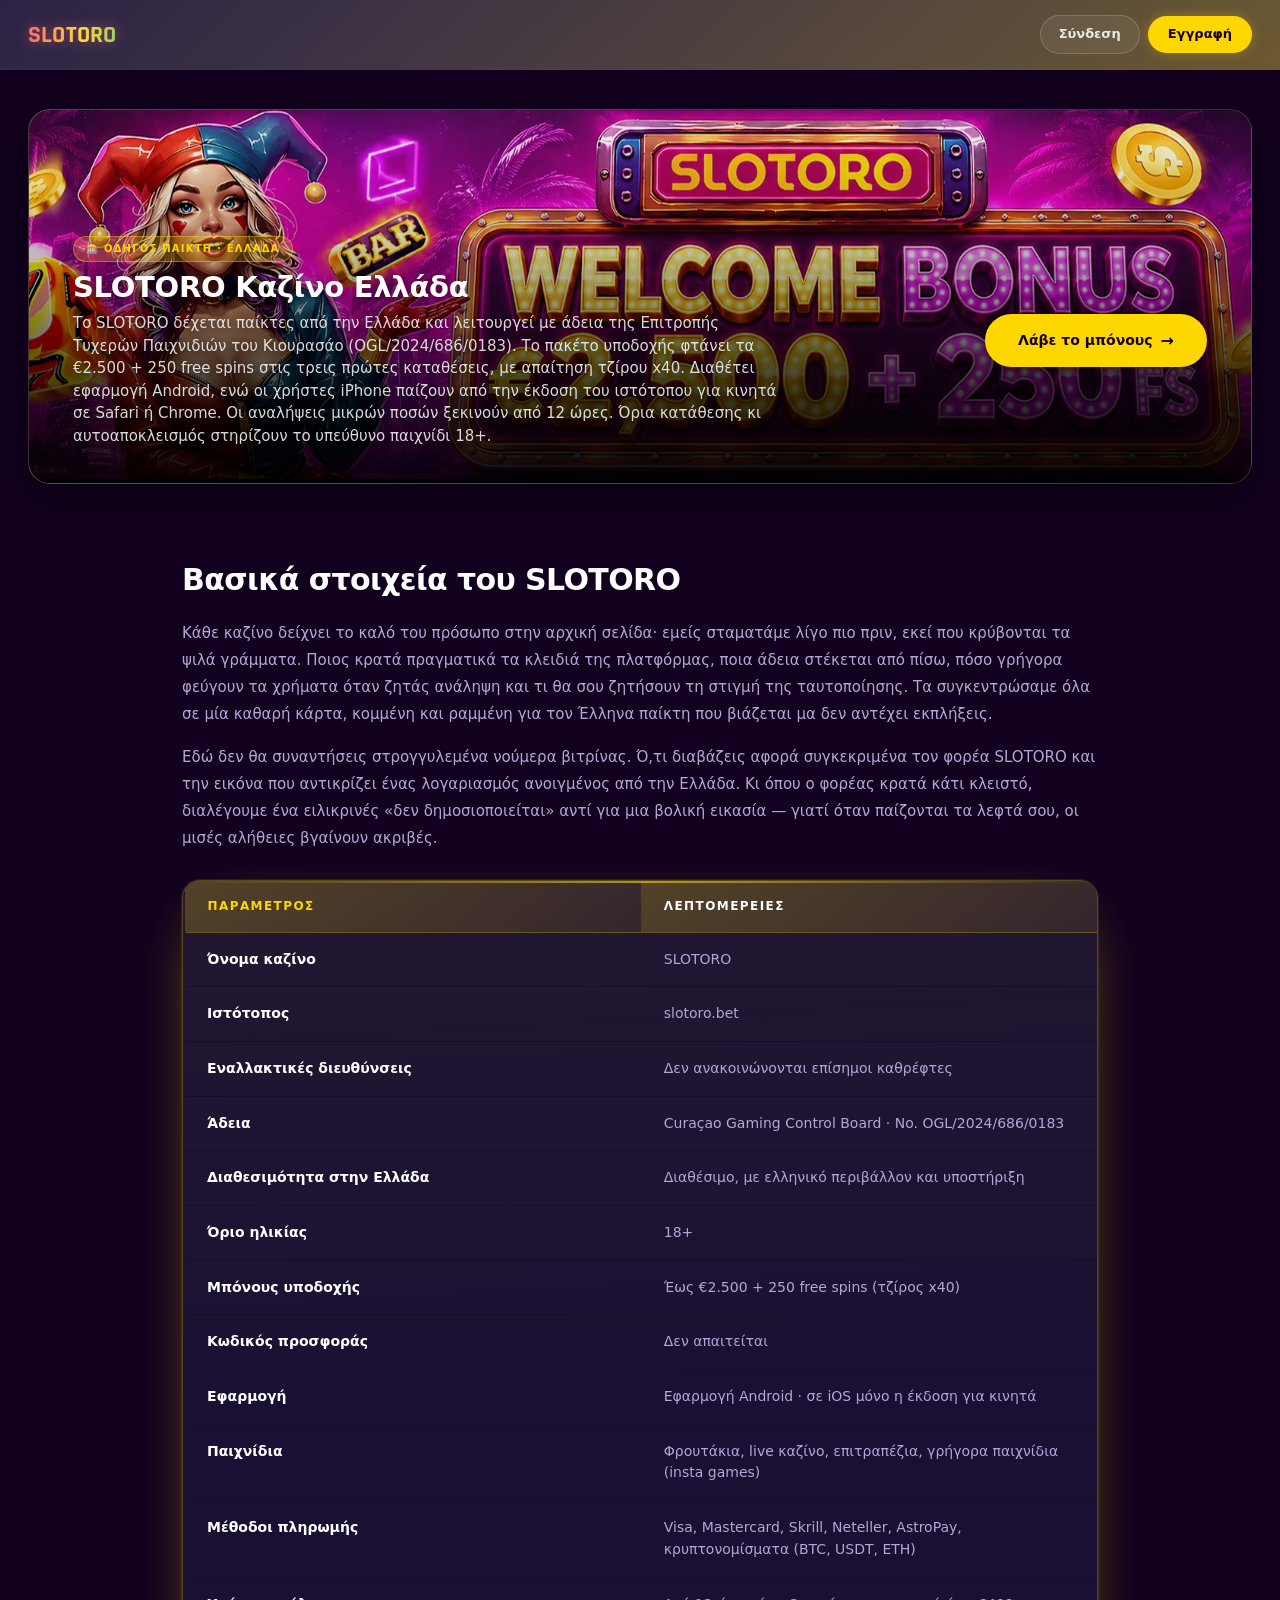
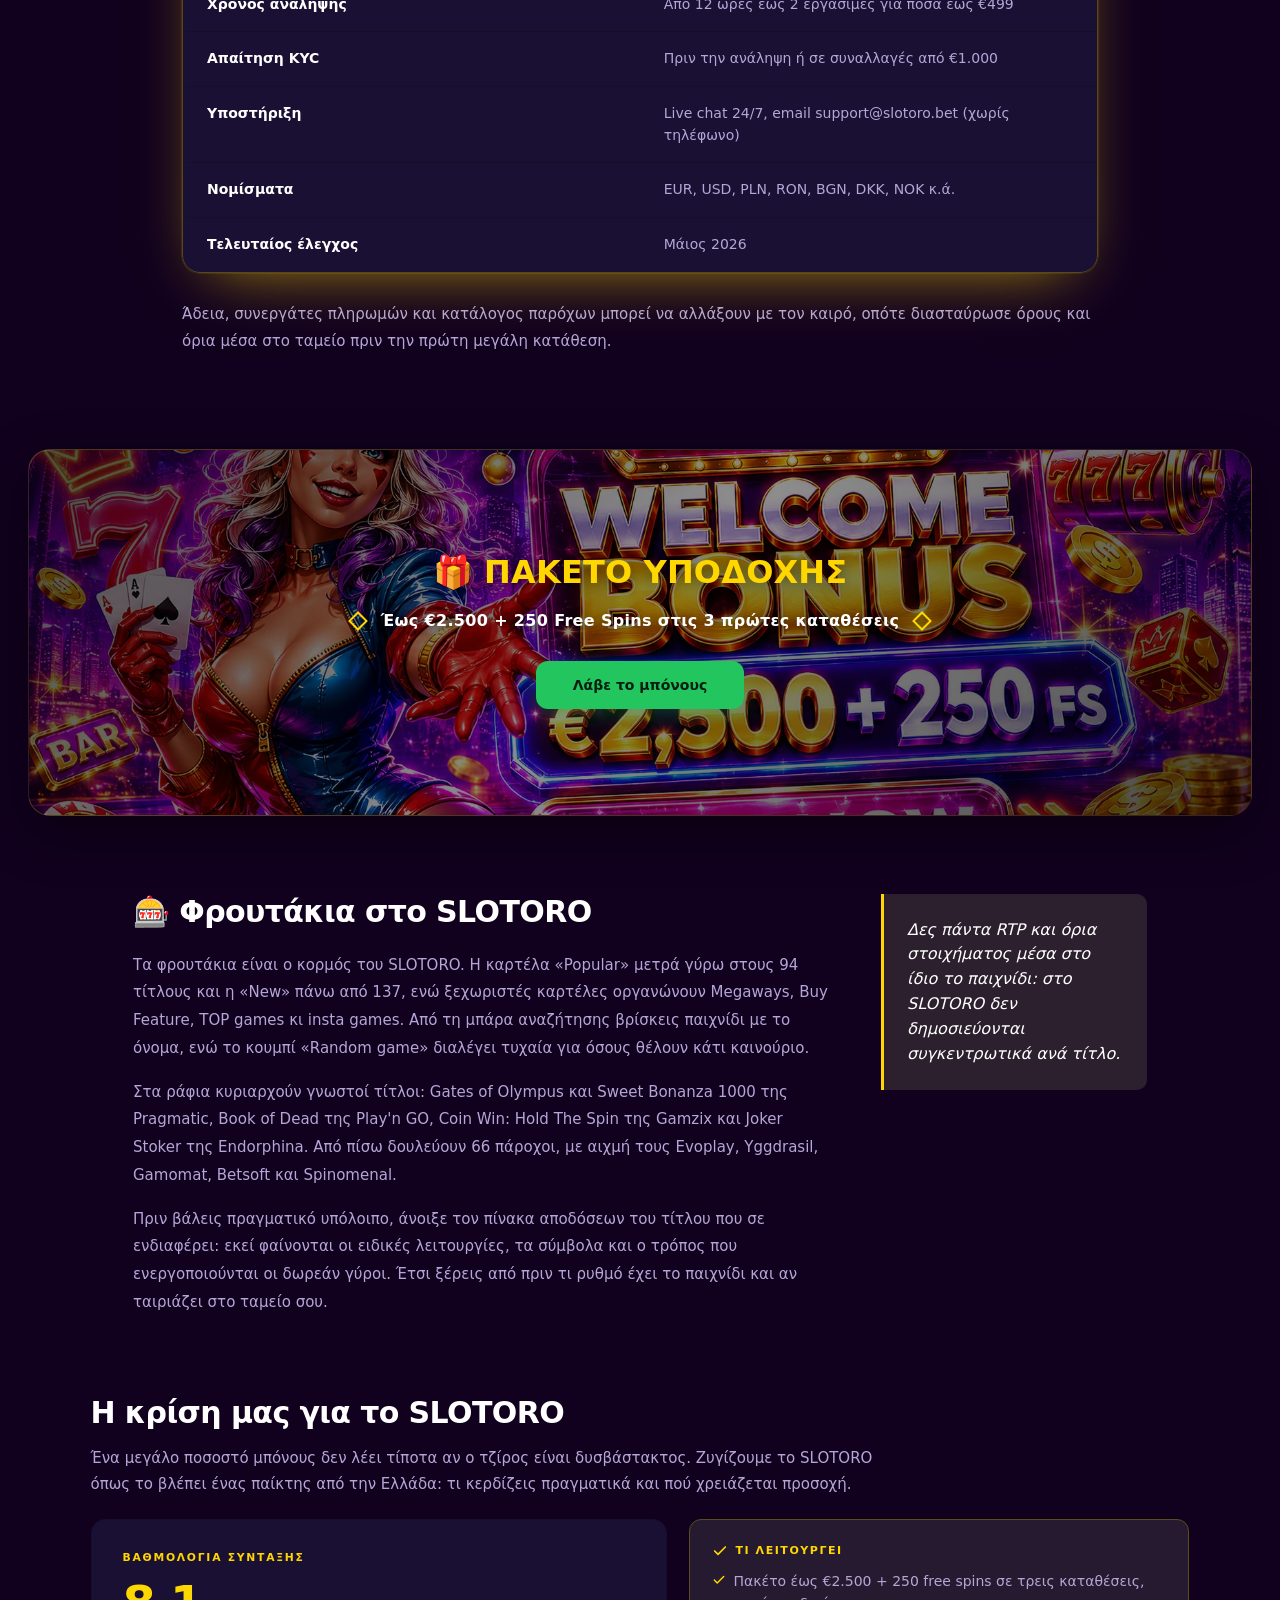
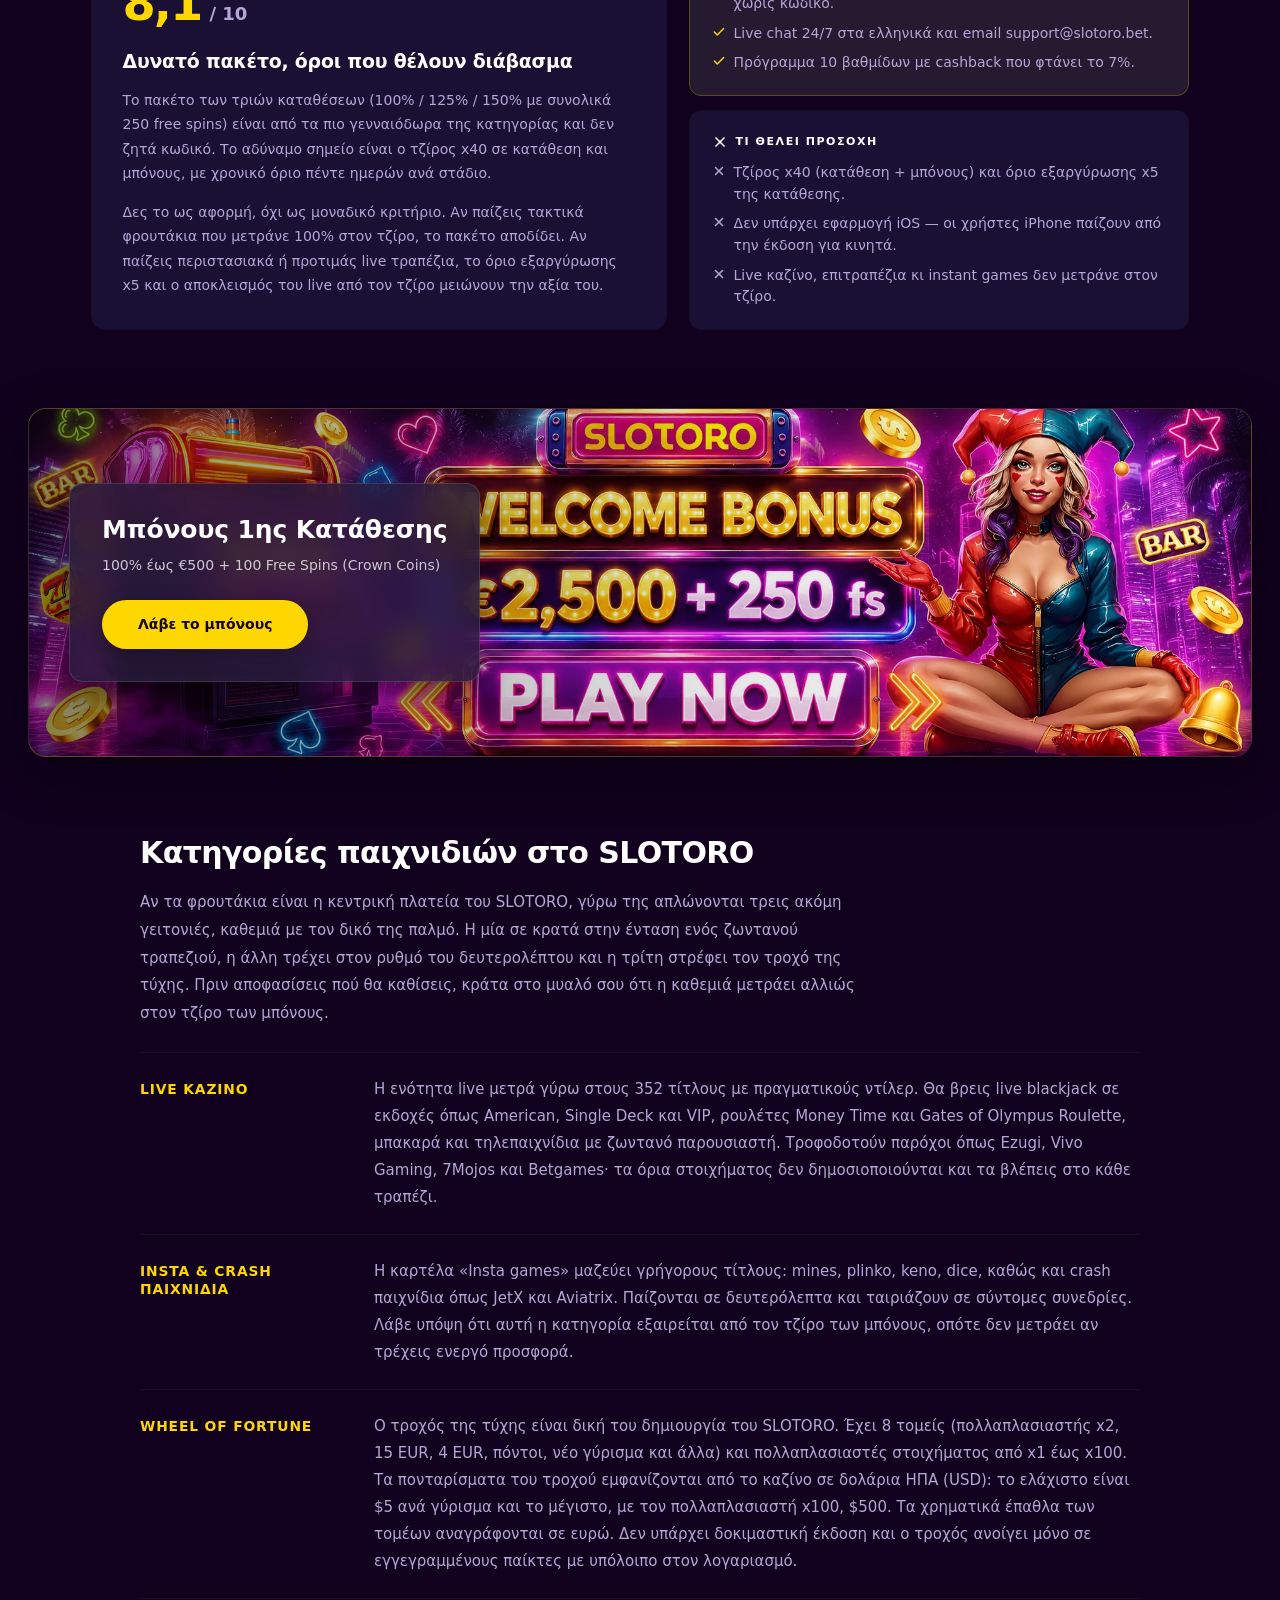
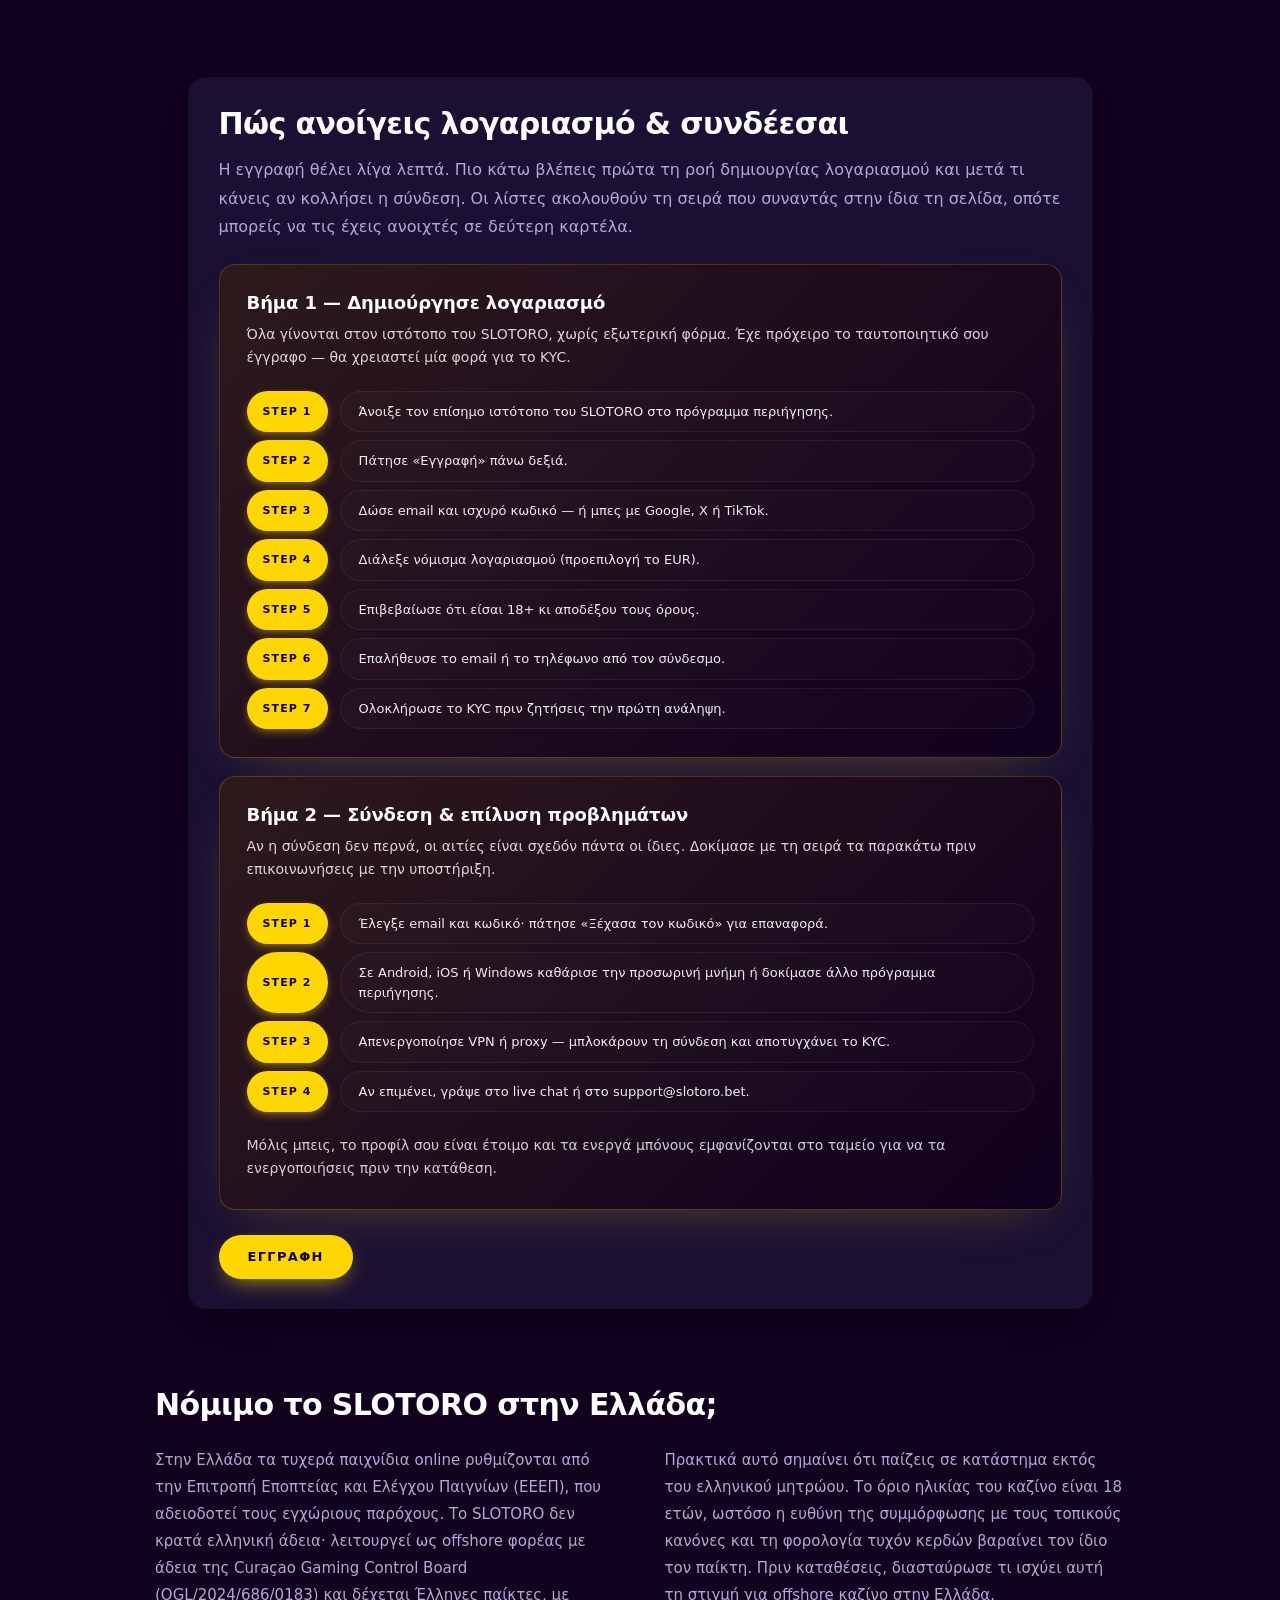
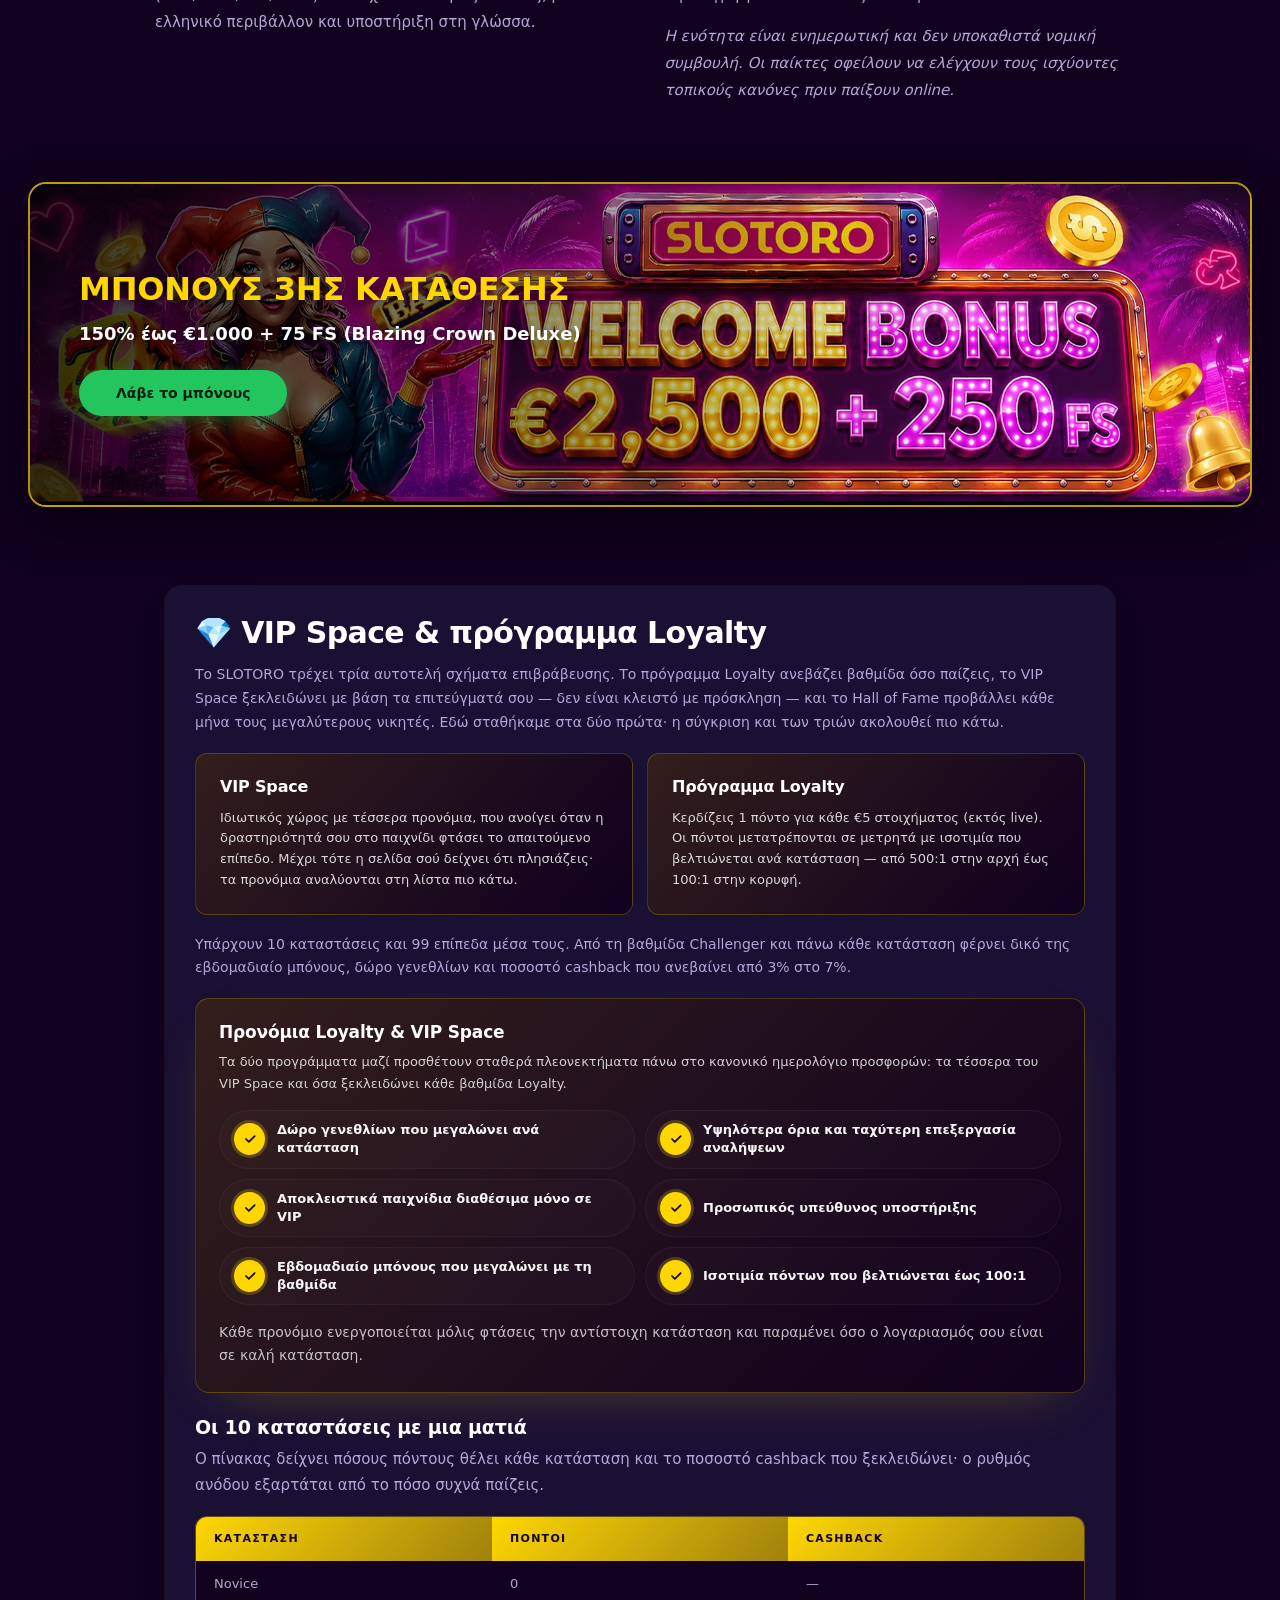
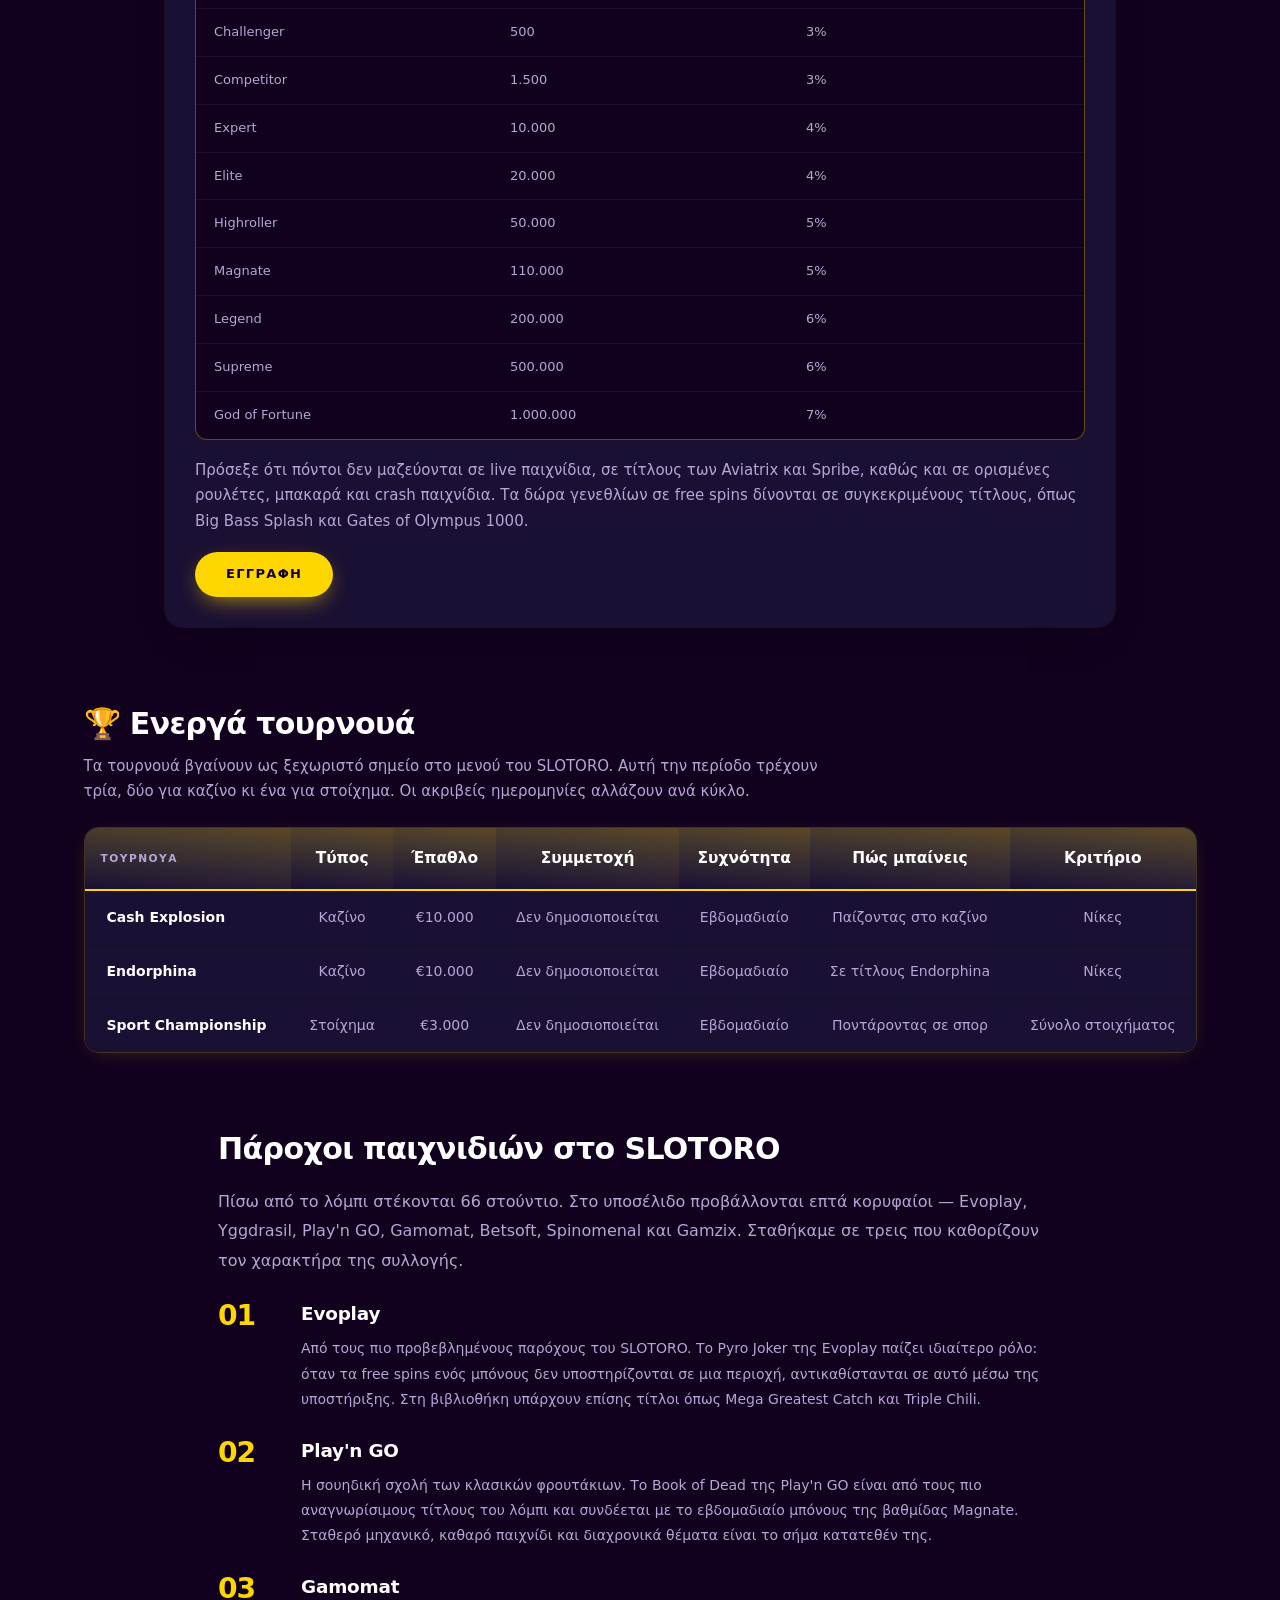
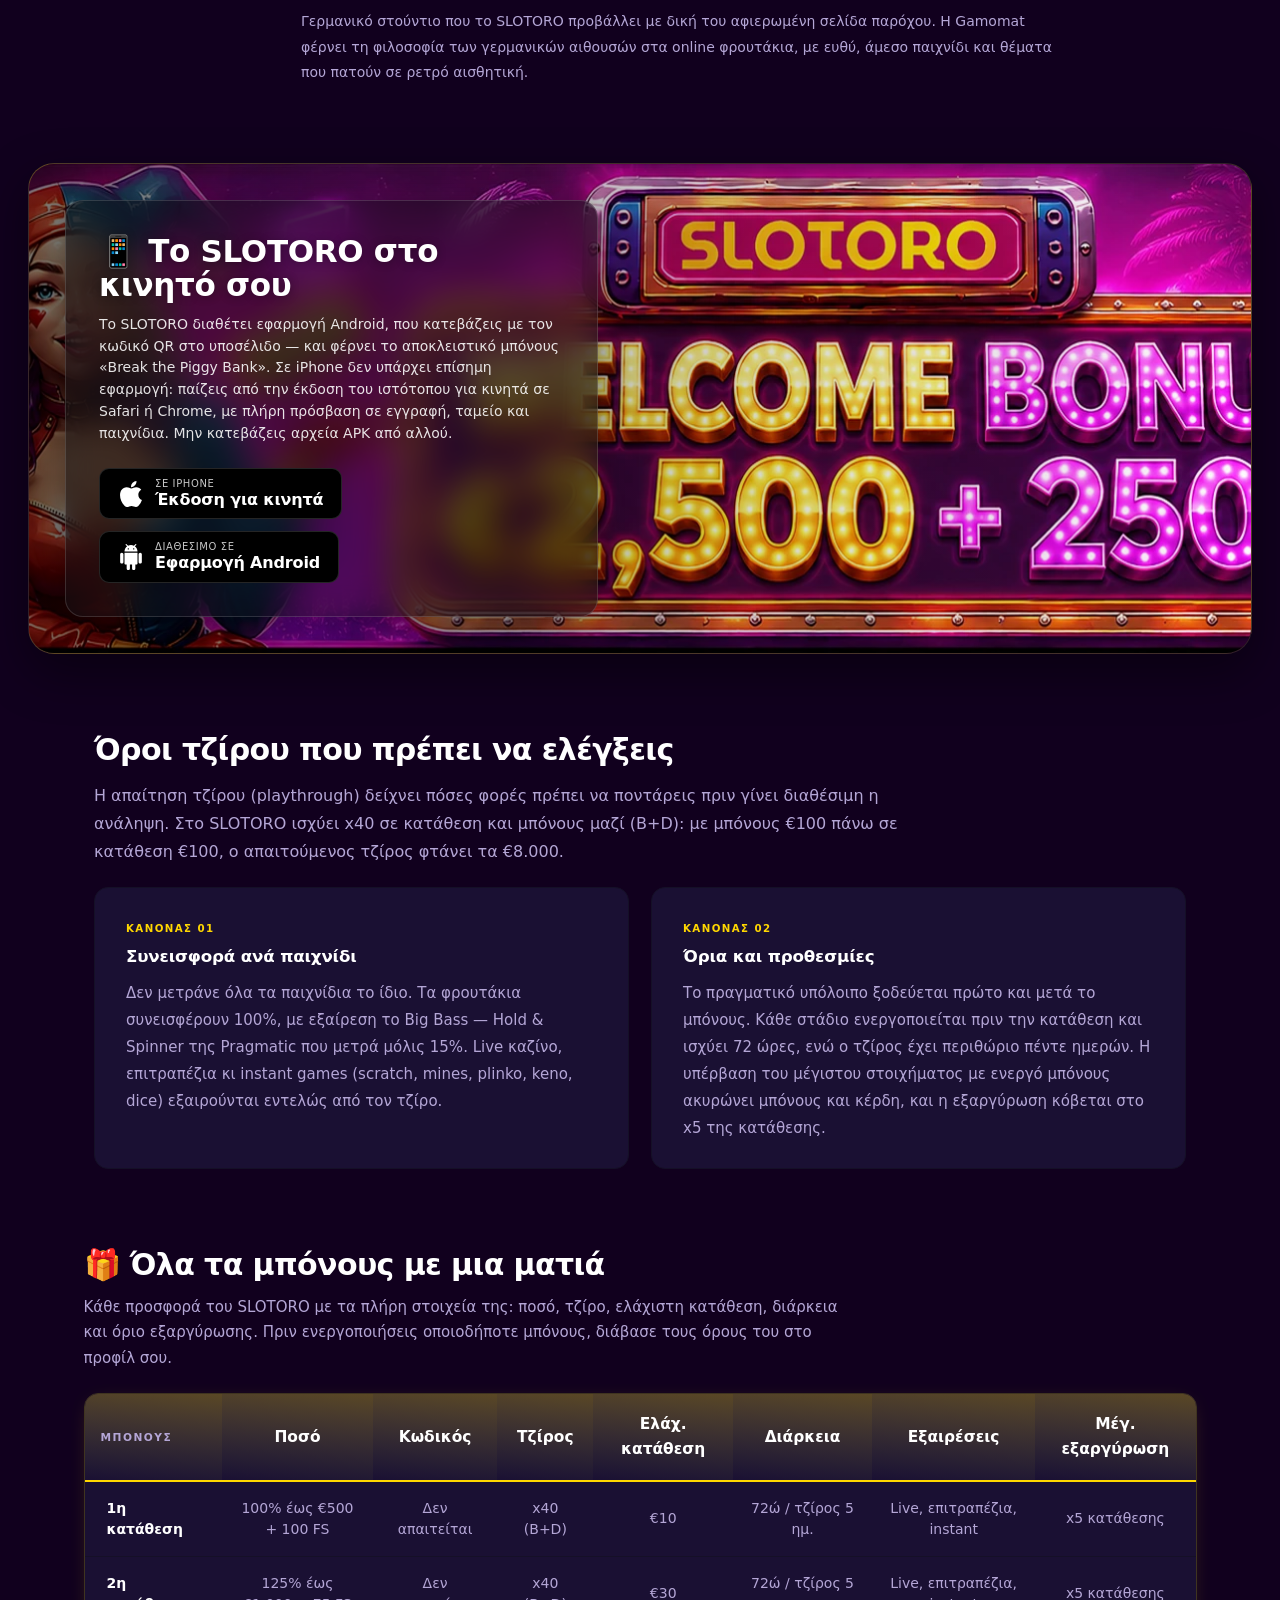
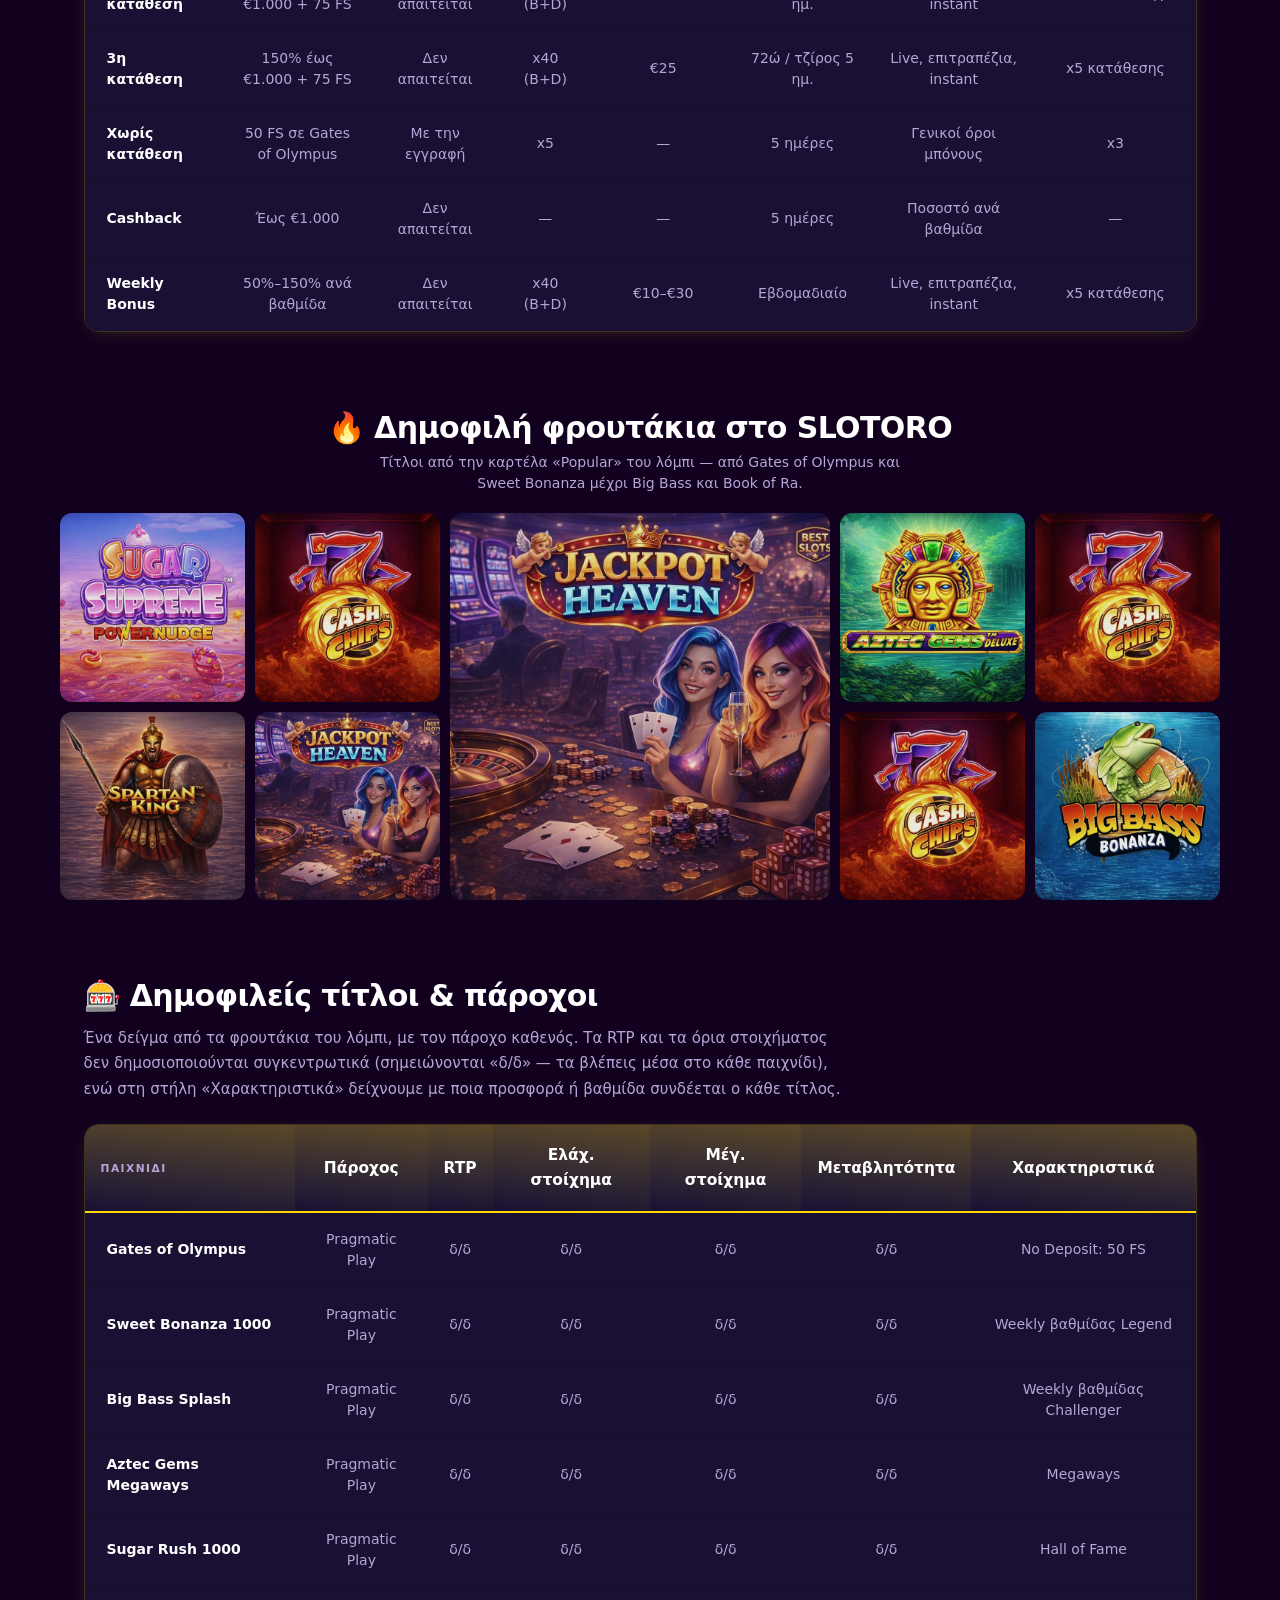
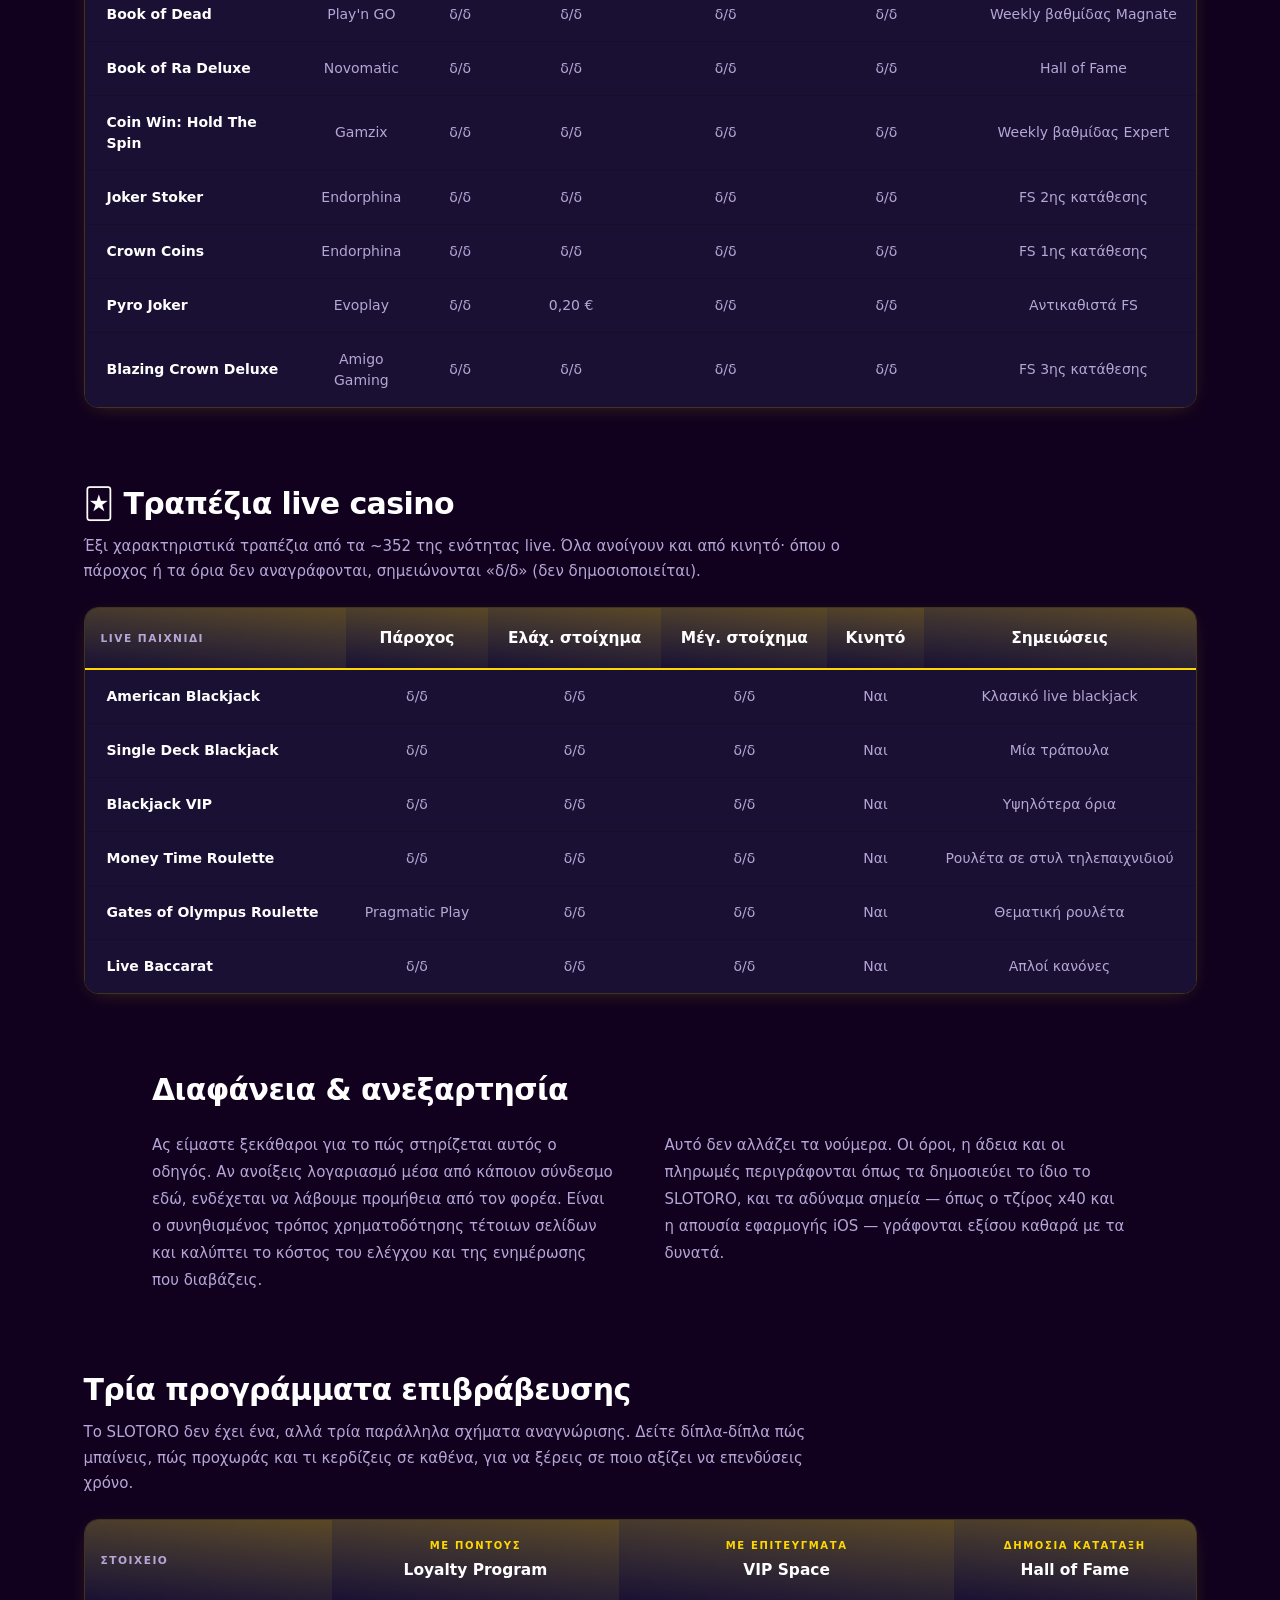
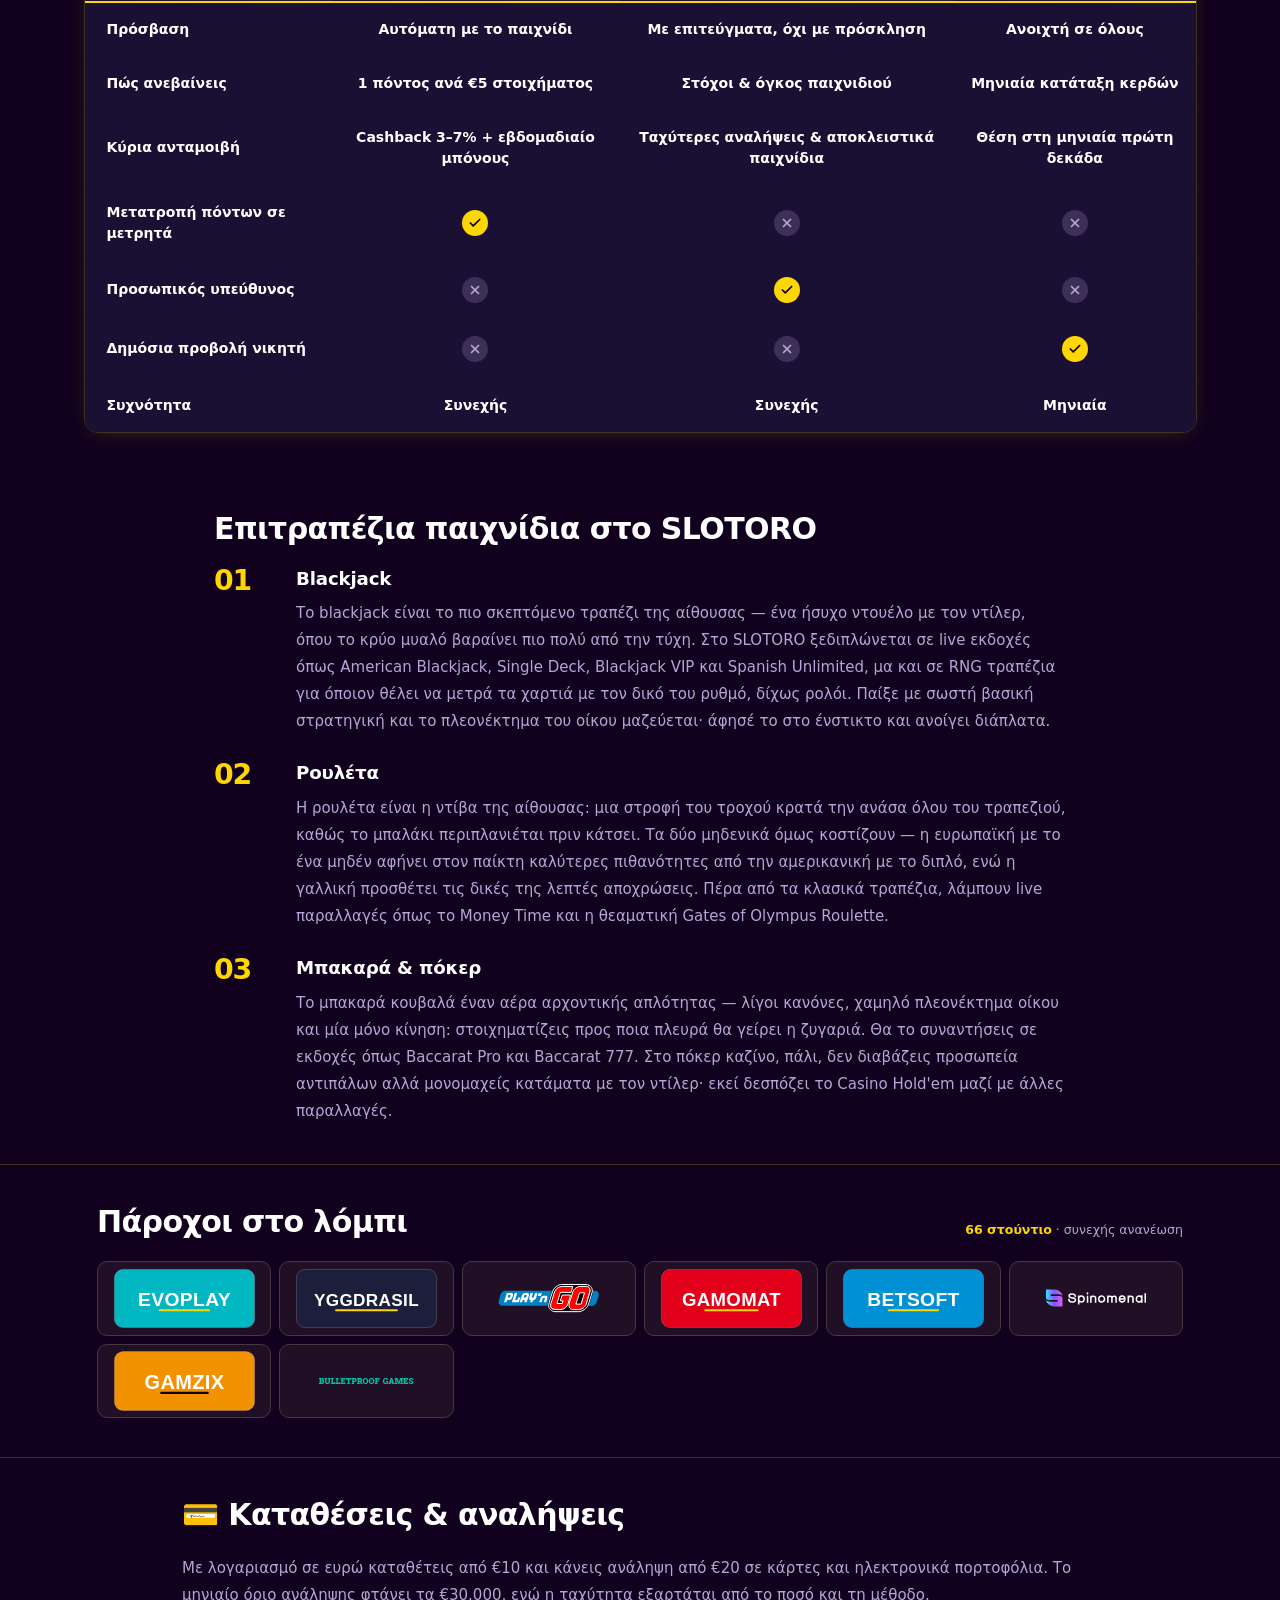
<file: index.html>
<!DOCTYPE html>
<html lang="el">
<head>
<meta charset="UTF-8">
<meta name="viewport" content="width=device-width, initial-scale=1.0">
<title>SLOTORO Καζίνο Ελλάδα – Μπόνους, Φρι Σπιν &amp; Παιχνίδια</title>
<meta name="description" content="Παίξε στο SLOTORO Καζίνο στην Ελλάδα: πακέτο υποδοχής έως €2.500 + 250 free spins, γρήγορες αναλήψεις κι εφαρμογή Android. Παίξε υπεύθυνα 18+.">
<link rel="stylesheet" href="css/style-6b39ce.css">
<link rel="stylesheet" href="css/index.css">
<link rel="icon" type="image/svg+xml" href="favicon.svg">
<link rel="canonical" href="https://lerixxi.github.io/slotoro-hellas/">
<!-- GEO-LINKS:hreflang -->
<link rel="alternate" hreflang="en" href="https://lerixxi.github.io/slotoro-casino/">
<link rel="alternate" hreflang="pl-PL" href="https://lerixxi.github.io/slotoro-polska/">
<link rel="alternate" hreflang="de-DE" href="https://lerixxi.github.io/slotoro-deutschland/">
<link rel="alternate" hreflang="bg-BG" href="https://lerixxi.github.io/slotoro-bulgaria/">
<link rel="alternate" hreflang="it-IT" href="https://lerixxi.github.io/slotoro-italia/">
<link rel="alternate" hreflang="ro-RO" href="https://lerixxi.github.io/slotoro-romania/">
<link rel="alternate" hreflang="el-GR" href="https://lerixxi.github.io/slotoro-hellas/">
<link rel="alternate" hreflang="lt-LT" href="https://lerixxi.github.io/slotoro-lietuva/">
<link rel="alternate" hreflang="x-default" href="https://lerixxi.github.io/slotoro-casino/">
<meta property="og:locale" content="el_GR">
<meta property="og:locale:alternate" content="en_US">
<meta property="og:locale:alternate" content="pl_PL">
<meta property="og:locale:alternate" content="de_DE">
<meta property="og:locale:alternate" content="bg_BG">
<meta property="og:locale:alternate" content="it_IT">
<meta property="og:locale:alternate" content="ro_RO">
<meta property="og:locale:alternate" content="lt_LT">
<!-- /GEO-LINKS:hreflang -->
<meta property="og:type" content="website">
<meta property="og:url" content="https://lerixxi.github.io/slotoro-hellas/">
<meta property="og:title" content="SLOTORO Καζίνο Ελλάδα – Μπόνους, Φρι Σπιν &amp; Παιχνίδια">
<meta property="og:description" content="Πακέτο υποδοχής έως €2.500 + 250 free spins, άδεια Κιουρασάο, γρήγορες αναλήψεις κι εφαρμογή Android για παίκτες από την Ελλάδα.">
<meta property="og:image" content="https://lerixxi.github.io/slotoro-hellas/og-image.jpg">
<meta property="og:image:width" content="1200">
<meta property="og:image:height" content="630">
<meta property="og:image:type" content="image/jpeg">
<meta name="twitter:card" content="summary_large_image">
<meta name="twitter:url" content="https://lerixxi.github.io/slotoro-hellas/">
<meta name="twitter:title" content="SLOTORO Καζίνο Ελλάδα – Μπόνους, Φρι Σπιν &amp; Παιχνίδια">
<meta name="twitter:description" content="Πακέτο υποδοχής έως €2.500 + 250 free spins, άδεια Κιουρασάο, γρήγορες αναλήψεις κι εφαρμογή Android για παίκτες από την Ελλάδα.">
<meta name="twitter:image" content="https://lerixxi.github.io/slotoro-hellas/og-image.jpg">
</head>
<body class="ar-nav-hover-8">

<div data-sticky-root class="h11_sroot" data-component="header" data-variant="header_11">
  <div class="h11_root">
    <div class="ar-container">
      <div class="h11_inner">
        <a href="./" class="ar-logo">
          <span class="ar-logo-text">SLOTORO</span>
        </a>
        <nav class="h11_nav">
          
        </nav>
        <div class="h11_cta">
          <div class="h11_cta-desktop">
            <a href="https://victory-architects.com/" class="h11_btn-login">Σύνδεση</a>
            <a href="https://victory-architects.com/" class="h11_btn-register">Εγγραφή</a>
          </div>
          
          
        </div>
      </div>
    </div>
  </div>
  
</div>

<section class="ar-section-sm" data-component="bonus_banner" data-variant="bonus_banner_04">
  <div class="ar-container">
  <div class="ms45-card" data-animate>
    <img class="ms45-bg-img" data-banner-image src="img/bonus_banner/5ef8c1b1.webp" alt="SLOTORO Καζίνο Ελλάδα κουλοχέρηδες και μπόνους" loading="lazy">
    <div class="ms45-overlay"></div>
    <div class="ms45-content">
      <div class="ms45-text">
        <div class="ms45-eyebrow" data-slot="label">🎰 Οδηγός παίκτη · Ελλάδα</div>
        <h1 class="ms45-title ar-h2" data-slot="heading">SLOTORO Καζίνο Ελλάδα</h1>
        <p class="ms45-amount" data-slot="amount">Το SLOTORO δέχεται παίκτες από την Ελλάδα και λειτουργεί με άδεια της Επιτροπής Τυχερών Παιχνιδιών του Κιουρασάο (OGL/2024/686/0183). Το πακέτο υποδοχής φτάνει τα €2.500 + 250 free spins στις τρεις πρώτες καταθέσεις, με απαίτηση τζίρου x40. Διαθέτει εφαρμογή Android, ενώ οι χρήστες iPhone παίζουν από την έκδοση του ιστότοπου για κινητά σε Safari ή Chrome. Οι αναλήψεις μικρών ποσών ξεκινούν από 12 ώρες. Όρια κατάθεσης κι αυτοαποκλεισμός στηρίζουν το υπεύθυνο παιχνίδι 18+.</p>
      </div>
      <a href="https://victory-architects.com/" class="ms45-cta" data-slot="cta">Λάβε το μπόνους</a>
    </div>
  </div>
  </div>
</section>

<section class="ar-section-sm" data-component="welcome" data-variant="welcome_04">
  <div class="ar-container">
    <div class="vk22-wrap" data-animate>
      <h2 class="ar-h2 vk22-title" data-slot="heading">Βασικά στοιχεία του SLOTORO</h2>
      <p class="vk22-p" data-slot="body[0]">Κάθε καζίνο δείχνει το καλό του πρόσωπο στην αρχική σελίδα· εμείς σταματάμε λίγο πιο πριν, εκεί που κρύβονται τα ψιλά γράμματα. Ποιος κρατά πραγματικά τα κλειδιά της πλατφόρμας, ποια άδεια στέκεται από πίσω, πόσο γρήγορα φεύγουν τα χρήματα όταν ζητάς ανάληψη και τι θα σου ζητήσουν τη στιγμή της ταυτοποίησης. Τα συγκεντρώσαμε όλα σε μία καθαρή κάρτα, κομμένη και ραμμένη για τον Έλληνα παίκτη που βιάζεται μα δεν αντέχει εκπλήξεις.</p>
      <p class="vk22-p" data-slot="body[1]">Εδώ δεν θα συναντήσεις στρογγυλεμένα νούμερα βιτρίνας. Ό,τι διαβάζεις αφορά συγκεκριμένα τον φορέα SLOTORO και την εικόνα που αντικρίζει ένας λογαριασμός ανοιγμένος από την Ελλάδα. Κι όπου ο φορέας κρατά κάτι κλειστό, διαλέγουμε ένα ειλικρινές «δεν δημοσιοποιείται» αντί για μια βολική εικασία — γιατί όταν παίζονται τα λεφτά σου, οι μισές αλήθειες βγαίνουν ακριβές.</p>

      <div class="vk22-panel">
        <table class="vk22-spec">
          <thead><tr><th scope="col">Παράμετρος</th><th scope="col">Λεπτομέρειες</th></tr></thead>
          <tbody>
            <tr><th scope="row">Όνομα καζίνο</th><td>SLOTORO</td></tr>
            <tr><th scope="row">Ιστότοπος</th><td>slotoro.bet</td></tr>
            <tr><th scope="row">Εναλλακτικές διευθύνσεις</th><td>Δεν ανακοινώνονται επίσημοι καθρέφτες</td></tr>
            <tr><th scope="row">Άδεια</th><td>Curaçao Gaming Control Board · No. OGL/2024/686/0183</td></tr>
            <tr><th scope="row">Διαθεσιμότητα στην Ελλάδα</th><td>Διαθέσιμο, με ελληνικό περιβάλλον και υποστήριξη</td></tr>
            <tr><th scope="row">Όριο ηλικίας</th><td>18+</td></tr>
            <tr><th scope="row">Μπόνους υποδοχής</th><td>Έως €2.500 + 250 free spins (τζίρος x40)</td></tr>
            <tr><th scope="row">Κωδικός προσφοράς</th><td>Δεν απαιτείται</td></tr>
            <tr><th scope="row">Εφαρμογή</th><td>Εφαρμογή Android · σε iOS μόνο η έκδοση για κινητά</td></tr>
            <tr><th scope="row">Παιχνίδια</th><td>Φρουτάκια, live καζίνο, επιτραπέζια, γρήγορα παιχνίδια (insta games)</td></tr>
            <tr><th scope="row">Μέθοδοι πληρωμής</th><td>Visa, Mastercard, Skrill, Neteller, AstroPay, κρυπτονομίσματα (BTC, USDT, ETH)</td></tr>
            <tr><th scope="row">Χρόνος ανάληψης</th><td>Από 12 ώρες έως 2 εργάσιμες για ποσά έως €499</td></tr>
            <tr><th scope="row">Απαίτηση KYC</th><td>Πριν την ανάληψη ή σε συναλλαγές από €1.000</td></tr>
            <tr><th scope="row">Υποστήριξη</th><td>Live chat 24/7, email support@slotoro.bet (χωρίς τηλέφωνο)</td></tr>
            <tr><th scope="row">Νομίσματα</th><td>EUR, USD, PLN, RON, BGN, DKK, NOK κ.ά.</td></tr>
            <tr><th scope="row">Τελευταίος έλεγχος</th><td>Μάιος 2026</td></tr>
          </tbody>
        </table>
      </div>

      <p class="vk22-p" data-slot="body[2]">Άδεια, συνεργάτες πληρωμών και κατάλογος παρόχων μπορεί να αλλάξουν με τον καιρό, οπότε διασταύρωσε όρους και όρια μέσα στο ταμείο πριν την πρώτη μεγάλη κατάθεση.</p>
    </div>
  </div>
</section>

<section class="ar-section-sm" data-component="bonus_banner" data-variant="bonus_banner_05">
  <div class="ar-container">
  <div class="py98-card" data-animate>
    <img class="py98-bg-img" data-banner-image src="img/bonus_banner/a8c1e01b.webp" alt="SLOTORO πακέτο υποδοχής με free spins" loading="lazy">
    <div class="py98-overlay"></div>
    <div class="py98-content">
      <h2 class="py98-title ar-h2" data-slot="heading">🎁 Πακέτο Υποδοχής</h2>
      <div class="py98-amount-row">
        <span class="py98-diamond" aria-hidden="true"></span>
        <span class="py98-amount" data-slot="amount">Έως €2.500 + 250 Free Spins στις 3 πρώτες καταθέσεις</span>
        <span class="py98-diamond" aria-hidden="true"></span>
      </div>
      <a href="https://victory-architects.com/" class="py98-cta" data-slot="cta">Λάβε το μπόνους</a>
    </div>
  </div>
  </div>
</section>

<section class="ar-section-sm" data-component="text_block" data-variant="text_block_11">
  <div class="ar-container">
    <div class="nc12-wrap" data-animate>
      <div class="nc12-body">
        <h2 class="nc12-title ar-h2" data-slot="heading">🎰 Φρουτάκια στο SLOTORO</h2>
        <p class="nc12-p" data-slot="body[0]">Τα φρουτάκια είναι ο κορμός του SLOTORO. Η καρτέλα «Popular» μετρά γύρω στους 94 τίτλους και η «New» πάνω από 137, ενώ ξεχωριστές καρτέλες οργανώνουν Megaways, Buy Feature, TOP games κι insta games. Από τη μπάρα αναζήτησης βρίσκεις παιχνίδι με το όνομα, ενώ το κουμπί «Random game» διαλέγει τυχαία για όσους θέλουν κάτι καινούριο.</p>
        <p class="nc12-p" data-slot="body[1]">Στα ράφια κυριαρχούν γνωστοί τίτλοι: Gates of Olympus και Sweet Bonanza 1000 της Pragmatic, Book of Dead της Play'n GO, Coin Win: Hold The Spin της Gamzix και Joker Stoker της Endorphina. Από πίσω δουλεύουν 66 πάροχοι, με αιχμή τους Evoplay, Yggdrasil, Gamomat, Betsoft και Spinomenal.</p>
        <p class="nc12-p" data-slot="body[2]">Πριν βάλεις πραγματικό υπόλοιπο, άνοιξε τον πίνακα αποδόσεων του τίτλου που σε ενδιαφέρει: εκεί φαίνονται οι ειδικές λειτουργίες, τα σύμβολα και ο τρόπος που ενεργοποιούνται οι δωρεάν γύροι. Έτσι ξέρεις από πριν τι ρυθμό έχει το παιχνίδι και αν ταιριάζει στο ταμείο σου.</p>
      </div>
      <aside class="nc12-aside">Δες πάντα RTP και όρια στοιχήματος μέσα στο ίδιο το παιχνίδι: στο SLOTORO δεν δημοσιεύονται συγκεντρωτικά ανά τίτλο.</aside>
    </div>
  </div>
</section>

<section class="ar-section-sm" data-component="pros_cons" data-variant="pros_cons_07">
  <div class="ar-container">
    <div class="sx35-wrap" data-animate>
      <header class="sx35-intro">
        <h2 class="sx35-title ar-h2" data-slot="heading[0]">Η κρίση μας για το SLOTORO</h2>
        <p class="sx35-lead" data-slot="lead">Ένα μεγάλο ποσοστό μπόνους δεν λέει τίποτα αν ο τζίρος είναι δυσβάστακτος. Ζυγίζουμε το SLOTORO όπως το βλέπει ένας παίκτης από την Ελλάδα: τι κερδίζεις πραγματικά και πού χρειάζεται προσοχή.</p>
      </header>

      <div class="sx35-grid">
        <article class="sx35-card sx35-verdict">
          <span class="sx35-vlabel">Βαθμολογία σύνταξης</span>
          <div class="sx35-score-row">
            <span class="sx35-score">8,1</span>
            <span class="sx35-score-max">/ 10</span>
          </div>
          <h3 class="sx35-vh3" data-slot="heading[1]">Δυνατό πακέτο, όροι που θέλουν διάβασμα</h3>
          <p class="sx35-vp" data-slot="body[0]">Το πακέτο των τριών καταθέσεων (100% / 125% / 150% με συνολικά 250 free spins) είναι από τα πιο γενναιόδωρα της κατηγορίας και δεν ζητά κωδικό. Το αδύναμο σημείο είναι ο τζίρος x40 σε κατάθεση και μπόνους, με χρονικό όριο πέντε ημερών ανά στάδιο.</p>
          <p class="sx35-vp" data-slot="body[1]">Δες το ως αφορμή, όχι ως μοναδικό κριτήριο. Αν παίζεις τακτικά φρουτάκια που μετράνε 100% στον τζίρο, το πακέτο αποδίδει. Αν παίζεις περιστασιακά ή προτιμάς live τραπέζια, το όριο εξαργύρωσης x5 και ο αποκλεισμός του live από τον τζίρο μειώνουν την αξία του.</p>
        </article>

        <div class="sx35-stacks">
          <article class="sx35-stack sx35-stack-pro">
            <h3 class="sx35-stack-h sx35-stack-h-pro" data-slot="bullet[0]"><svg viewBox="0 0 24 24" fill="none" stroke="currentColor" stroke-width="2.5" stroke-linecap="round" stroke-linejoin="round"><path d="M20 6 9 17l-5-5"/></svg>Τι λειτουργεί</h3>
            <ul class="sx35-list">
              <li class="sx35-item sx35-item-pro" data-slot="bullet[1]"><svg viewBox="0 0 24 24" fill="none" stroke="currentColor" stroke-width="2.5" stroke-linecap="round" stroke-linejoin="round"><path d="M20 6 9 17l-5-5"/></svg>Πακέτο έως €2.500 + 250 free spins σε τρεις καταθέσεις, χωρίς κωδικό.</li>
              <li class="sx35-item sx35-item-pro" data-slot="bullet[2]"><svg viewBox="0 0 24 24" fill="none" stroke="currentColor" stroke-width="2.5" stroke-linecap="round" stroke-linejoin="round"><path d="M20 6 9 17l-5-5"/></svg>Live chat 24/7 στα ελληνικά και email support@slotoro.bet.</li>
              <li class="sx35-item sx35-item-pro" data-slot="bullet[3]"><svg viewBox="0 0 24 24" fill="none" stroke="currentColor" stroke-width="2.5" stroke-linecap="round" stroke-linejoin="round"><path d="M20 6 9 17l-5-5"/></svg>Πρόγραμμα 10 βαθμίδων με cashback που φτάνει το 7%.</li>
            </ul>
          </article>

          <article class="sx35-stack">
            <h3 class="sx35-stack-h sx35-stack-h-con" data-slot="bullet[4]"><svg viewBox="0 0 24 24" fill="none" stroke="currentColor" stroke-width="2.5" stroke-linecap="round" stroke-linejoin="round"><path d="M18 6 6 18"/><path d="m6 6 12 12"/></svg>Τι θέλει προσοχή</h3>
            <ul class="sx35-list">
              <li class="sx35-item sx35-item-con" data-slot="bullet[5]"><svg viewBox="0 0 24 24" fill="none" stroke="currentColor" stroke-width="2.5" stroke-linecap="round" stroke-linejoin="round"><path d="M18 6 6 18"/><path d="m6 6 12 12"/></svg>Τζίρος x40 (κατάθεση + μπόνους) και όριο εξαργύρωσης x5 της κατάθεσης.</li>
              <li class="sx35-item sx35-item-con" data-slot="bullet[6]"><svg viewBox="0 0 24 24" fill="none" stroke="currentColor" stroke-width="2.5" stroke-linecap="round" stroke-linejoin="round"><path d="M18 6 6 18"/><path d="m6 6 12 12"/></svg>Δεν υπάρχει εφαρμογή iOS — οι χρήστες iPhone παίζουν από την έκδοση για κινητά.</li>
              <li class="sx35-item sx35-item-con" data-slot="bullet[7]"><svg viewBox="0 0 24 24" fill="none" stroke="currentColor" stroke-width="2.5" stroke-linecap="round" stroke-linejoin="round"><path d="M18 6 6 18"/><path d="m6 6 12 12"/></svg>Live καζίνο, επιτραπέζια κι instant games δεν μετράνε στον τζίρο.</li>
            </ul>
          </article>
        </div>
      </div>
    </div>
  </div>
</section>

<section class="ar-section-sm" data-component="bonus_banner" data-variant="bonus_banner_02">
  <div class="ar-container">
  <div class="ek37-card" data-animate>
    <img class="ek37-bg-img" data-banner-image src="img/bonus_banner/45712ede.webp" alt="SLOTORO μπόνους πρώτης κατάθεσης" loading="lazy">
    <div class="ek37-overlay"></div>
    <div class="ek37-glass">
      <h2 class="ek37-title ar-h2" data-slot="heading">Μπόνους 1ης Κατάθεσης</h2>
      <p class="ek37-amount" data-slot="amount">100% έως €500 + 100 Free Spins (Crown Coins)</p>
      <a href="https://victory-architects.com/" class="ek37-cta" data-slot="cta">Λάβε το μπόνους</a>
    </div>
  </div>
  </div>
</section>

<section class="ar-section-sm" data-component="text_block" data-variant="text_block_05">
  <div class="ar-container">
    <div class="oi64-wrap" data-animate>
      <h2 class="oi64-title ar-h2" data-slot="heading[0]">Κατηγορίες παιχνιδιών στο SLOTORO</h2>
        <p class="oi64-intro" data-slot="lead">Αν τα φρουτάκια είναι η κεντρική πλατεία του SLOTORO, γύρω της απλώνονται τρεις ακόμη γειτονιές, καθεμιά με τον δικό της παλμό. Η μία σε κρατά στην ένταση ενός ζωντανού τραπεζιού, η άλλη τρέχει στον ρυθμό του δευτερολέπτου και η τρίτη στρέφει τον τροχό της τύχης. Πριν αποφασίσεις πού θα καθίσεις, κράτα στο μυαλό σου ότι η καθεμιά μετράει αλλιώς στον τζίρο των μπόνους.</p>
      <div class="oi64-row">
        <h3 class="oi64-sh3" data-slot="heading[1]">Live καζίνο</h3>
        <div class="oi64-col">
          <p class="oi64-sp" data-slot="body[0]">Η ενότητα live μετρά γύρω στους 352 τίτλους με πραγματικούς ντίλερ. Θα βρεις live blackjack σε εκδοχές όπως American, Single Deck και VIP, ρουλέτες Money Time και Gates of Olympus Roulette, μπακαρά και τηλεπαιχνίδια με ζωντανό παρουσιαστή. Τροφοδοτούν παρόχοι όπως Ezugi, Vivo Gaming, 7Mojos και Betgames· τα όρια στοιχήματος δεν δημοσιοποιούνται και τα βλέπεις στο κάθε τραπέζι.</p>
        </div>
      </div>
      <div class="oi64-row">
        <h3 class="oi64-sh3" data-slot="heading[2]">Insta &amp; crash παιχνίδια</h3>
        <div class="oi64-col">
          <p class="oi64-sp" data-slot="body[1]">Η καρτέλα «Insta games» μαζεύει γρήγορους τίτλους: mines, plinko, keno, dice, καθώς και crash παιχνίδια όπως JetX και Aviatrix. Παίζονται σε δευτερόλεπτα και ταιριάζουν σε σύντομες συνεδρίες. Λάβε υπόψη ότι αυτή η κατηγορία εξαιρείται από τον τζίρο των μπόνους, οπότε δεν μετράει αν τρέχεις ενεργό προσφορά.</p>
        </div>
      </div>
      <div class="oi64-row">
        <h3 class="oi64-sh3" data-slot="heading[3]">Wheel of Fortune</h3>
        <div class="oi64-col">
          <p class="oi64-sp" data-slot="body[2]">Ο τροχός της τύχης είναι δική του δημιουργία του SLOTORO. Έχει 8 τομείς (πολλαπλασιαστής x2, 15 EUR, 4 EUR, πόντοι, νέο γύρισμα και άλλα) και πολλαπλασιαστές στοιχήματος από x1 έως x100. Τα πονταρίσματα του τροχού εμφανίζονται από το καζίνο σε δολάρια ΗΠΑ (USD): το ελάχιστο είναι $5 ανά γύρισμα και το μέγιστο, με τον πολλαπλασιαστή x100, $500. Τα χρηματικά έπαθλα των τομέων αναγράφονται σε ευρώ. Δεν υπάρχει δοκιμαστική έκδοση και ο τροχός ανοίγει μόνο σε εγγεγραμμένους παίκτες με υπόλοιπο στον λογαριασμό.</p>
        </div>
      </div>
    </div>
  </div>
</section>

<section class="ar-section-sm" data-component="how_to" data-variant="how_to_03">
  <div class="ar-container">
    <div class="rs35-wrap" data-animate>
      <div class="rs35-outer">
        <h2 class="ar-h2 rs35-title" data-slot="heading[0]">Πώς ανοίγεις λογαριασμό &amp; συνδέεσαι</h2>
        <p class="rs35-intro" data-slot="body[0]">Η εγγραφή θέλει λίγα λεπτά. Πιο κάτω βλέπεις πρώτα τη ροή δημιουργίας λογαριασμού και μετά τι κάνεις αν κολλήσει η σύνδεση. Οι λίστες ακολουθούν τη σειρά που συναντάς στην ίδια τη σελίδα, οπότε μπορείς να τις έχεις ανοιχτές σε δεύτερη καρτέλα.</p>

        <div class="rs35-panel">
          <h3 class="rs35-h3" data-slot="heading[1]">Βήμα 1 — Δημιούργησε λογαριασμό</h3>
          <p class="rs35-h3-lead" data-slot="body[1]">Όλα γίνονται στον ιστότοπο του SLOTORO, χωρίς εξωτερική φόρμα. Έχε πρόχειρο το ταυτοποιητικό σου έγγραφο — θα χρειαστεί μία φορά για το KYC.</p>
          <ol class="rs35-list">
            <li class="rs35-step"><span class="rs35-step-text" data-slot="step">Άνοιξε τον επίσημο ιστότοπο του SLOTORO στο πρόγραμμα περιήγησης.</span></li>
            <li class="rs35-step"><span class="rs35-step-text" data-slot="step">Πάτησε «Εγγραφή» πάνω δεξιά.</span></li>
            <li class="rs35-step"><span class="rs35-step-text" data-slot="step">Δώσε email και ισχυρό κωδικό — ή μπες με Google, X ή TikTok.</span></li>
            <li class="rs35-step"><span class="rs35-step-text" data-slot="step">Διάλεξε νόμισμα λογαριασμού (προεπιλογή το EUR).</span></li>
            <li class="rs35-step"><span class="rs35-step-text" data-slot="step">Επιβεβαίωσε ότι είσαι 18+ κι αποδέξου τους όρους.</span></li>
            <li class="rs35-step"><span class="rs35-step-text" data-slot="step">Επαλήθευσε το email ή το τηλέφωνο από τον σύνδεσμο.</span></li>
            <li class="rs35-step"><span class="rs35-step-text" data-slot="step">Ολοκλήρωσε το KYC πριν ζητήσεις την πρώτη ανάληψη.</span></li>
          </ol>
        </div>

        <div class="rs35-panel">
          <h3 class="rs35-h3" data-slot="heading[2]">Βήμα 2 — Σύνδεση &amp; επίλυση προβλημάτων</h3>
          <p class="rs35-h3-lead" data-slot="body[2]">Αν η σύνδεση δεν περνά, οι αιτίες είναι σχεδόν πάντα οι ίδιες. Δοκίμασε με τη σειρά τα παρακάτω πριν επικοινωνήσεις με την υποστήριξη.</p>
          <ol class="rs35-list">
            <li class="rs35-step"><span class="rs35-step-text" data-slot="step">Έλεγξε email και κωδικό· πάτησε «Ξέχασα τον κωδικό» για επαναφορά.</span></li>
            <li class="rs35-step"><span class="rs35-step-text" data-slot="step">Σε Android, iOS ή Windows καθάρισε την προσωρινή μνήμη ή δοκίμασε άλλο πρόγραμμα περιήγησης.</span></li>
            <li class="rs35-step"><span class="rs35-step-text" data-slot="step">Απενεργοποίησε VPN ή proxy — μπλοκάρουν τη σύνδεση και αποτυγχάνει το KYC.</span></li>
            <li class="rs35-step"><span class="rs35-step-text" data-slot="step">Αν επιμένει, γράψε στο live chat ή στο support@slotoro.bet.</span></li>
          </ol>
          <p class="rs35-h3-foot" data-slot="body[3]">Μόλις μπεις, το προφίλ σου είναι έτοιμο και τα ενεργά μπόνους εμφανίζονται στο ταμείο για να τα ενεργοποιήσεις πριν την κατάθεση.</p>
        </div>

        <div class="rs35-cta-wrap">
          <a href="https://victory-architects.com/" class="rs35-cta" data-slot="cta">Εγγραφή</a>
        </div>
      </div>
    </div>
  </div>
</section>

<section class="ar-section-sm" data-component="text_block" data-variant="text_block_08">
  <div class="ar-container">
    <div class="xt70-wrap" data-animate>
      <h2 class="xt70-title ar-h2" data-slot="heading">Νόμιμο το SLOTORO στην Ελλάδα;</h2>
      <div class="xt70-cols">
        <p class="xt70-p" data-slot="body[0]">Στην Ελλάδα τα τυχερά παιχνίδια online ρυθμίζονται από την Επιτροπή Εποπτείας και Ελέγχου Παιγνίων (ΕΕΕΠ), που αδειοδοτεί τους εγχώριους παρόχους. Το SLOTORO δεν κρατά ελληνική άδεια· λειτουργεί ως offshore φορέας με άδεια της Curaçao Gaming Control Board (OGL/2024/686/0183) και δέχεται Έλληνες παίκτες, με ελληνικό περιβάλλον και υποστήριξη στη γλώσσα.</p>
      <p class="xt70-p" data-slot="body[1]">Πρακτικά αυτό σημαίνει ότι παίζεις σε κατάστημα εκτός του ελληνικού μητρώου. Το όριο ηλικίας του καζίνο είναι 18 ετών, ωστόσο η ευθύνη της συμμόρφωσης με τους τοπικούς κανόνες και τη φορολογία τυχόν κερδών βαραίνει τον ίδιο τον παίκτη. Πριν καταθέσεις, διασταύρωσε τι ισχύει αυτή τη στιγμή για offshore καζίνο στην Ελλάδα.</p>
      <p class="xt70-p" data-slot="body[2]"><em>Η ενότητα είναι ενημερωτική και δεν υποκαθιστά νομική συμβουλή. Οι παίκτες οφείλουν να ελέγχουν τους ισχύοντες τοπικούς κανόνες πριν παίξουν online.</em></p>
      </div>
    </div>
  </div>
</section>

<section class="ar-section-sm" data-component="bonus_banner" data-variant="bonus_banner_03">
  <div class="ar-container">
  <div class="gk55-card" data-animate>
    <img class="gk55-bg-img" data-banner-image src="img/bonus_banner/5ef8c1b1.webp" alt="SLOTORO μπόνους τρίτης κατάθεσης φρουτάκια" loading="lazy">
    <div class="gk55-overlay"></div>
    <div class="gk55-content">
      <h2 class="gk55-title ar-h2" data-slot="heading">Μπόνους 3ης Κατάθεσης</h2>
      <p class="gk55-amount" data-slot="amount">150% έως €1.000 + 75 FS (Blazing Crown Deluxe)</p>
      <a href="https://victory-architects.com/" class="gk55-cta" data-slot="cta">Λάβε το μπόνους</a>
    </div>
  </div>
  </div>
</section>

<section class="ar-section-sm" data-component="vip" data-variant="vip_02">
  <div class="ar-container">
    <div class="se42-wrap" data-animate>
      <div class="se42-outer">
        <h2 class="ar-h2 se42-title" data-slot="heading[0]">💎 VIP Space &amp; πρόγραμμα Loyalty</h2>
        <p class="se42-intro" data-slot="body[0]">Το SLOTORO τρέχει τρία αυτοτελή σχήματα επιβράβευσης. Το πρόγραμμα Loyalty ανεβάζει βαθμίδα όσο παίζεις, το VIP Space ξεκλειδώνει με βάση τα επιτεύγματά σου — δεν είναι κλειστό με πρόσκληση — και το Hall of Fame προβάλλει κάθε μήνα τους μεγαλύτερους νικητές. Εδώ σταθήκαμε στα δύο πρώτα· η σύγκριση και των τριών ακολουθεί πιο κάτω.</p>

        <div class="se42-cards">
          <div class="se42-card">
            <h3 class="se42-card-h3" data-slot="heading[1]">VIP Space</h3>
            <p class="se42-card-p" data-slot="body[1]">Ιδιωτικός χώρος με τέσσερα προνόμια, που ανοίγει όταν η δραστηριότητά σου στο παιχνίδι φτάσει το απαιτούμενο επίπεδο. Μέχρι τότε η σελίδα σού δείχνει ότι πλησιάζεις· τα προνόμια αναλύονται στη λίστα πιο κάτω.</p>
          </div>
          <div class="se42-card">
            <h3 class="se42-card-h3" data-slot="heading[2]">Πρόγραμμα Loyalty</h3>
            <p class="se42-card-p" data-slot="body[2]">Κερδίζεις 1 πόντο για κάθε €5 στοιχήματος (εκτός live). Οι πόντοι μετατρέπονται σε μετρητά με ισοτιμία που βελτιώνεται ανά κατάσταση — από 500:1 στην αρχή έως 100:1 στην κορυφή.</p>
          </div>
        </div>

        <p class="se42-mid-p" data-slot="body[3]">Υπάρχουν 10 καταστάσεις και 99 επίπεδα μέσα τους. Από τη βαθμίδα Challenger και πάνω κάθε κατάσταση φέρνει δικό της εβδομαδιαίο μπόνους, δώρο γενεθλίων και ποσοστό cashback που ανεβαίνει από 3% στο 7%.</p>

        <div class="se42-panel">
          <h3 class="se42-panel-h3" data-slot="heading[3]">Προνόμια Loyalty &amp; VIP Space</h3>
          <p class="se42-panel-lead" data-slot="body[4]">Τα δύο προγράμματα μαζί προσθέτουν σταθερά πλεονεκτήματα πάνω στο κανονικό ημερολόγιο προσφορών: τα τέσσερα του VIP Space και όσα ξεκλειδώνει κάθε βαθμίδα Loyalty.</p>
          <ul class="se42-bullets">
            <li class="se42-bullet">
              <span class="se42-bullet-icon" aria-hidden="true"><svg viewBox="0 0 24 24" fill="none" stroke="currentColor" stroke-width="3" stroke-linecap="round" stroke-linejoin="round"><path d="M5 12l5 5L20 7"/></svg></span>
              <span class="se42-bullet-text" data-slot="bullet">Δώρο γενεθλίων που μεγαλώνει ανά κατάσταση</span>
            </li>
            <li class="se42-bullet">
              <span class="se42-bullet-icon" aria-hidden="true"><svg viewBox="0 0 24 24" fill="none" stroke="currentColor" stroke-width="3" stroke-linecap="round" stroke-linejoin="round"><path d="M5 12l5 5L20 7"/></svg></span>
              <span class="se42-bullet-text" data-slot="bullet">Υψηλότερα όρια και ταχύτερη επεξεργασία αναλήψεων</span>
            </li>
            <li class="se42-bullet">
              <span class="se42-bullet-icon" aria-hidden="true"><svg viewBox="0 0 24 24" fill="none" stroke="currentColor" stroke-width="3" stroke-linecap="round" stroke-linejoin="round"><path d="M5 12l5 5L20 7"/></svg></span>
              <span class="se42-bullet-text" data-slot="bullet">Αποκλειστικά παιχνίδια διαθέσιμα μόνο σε VIP</span>
            </li>
            <li class="se42-bullet">
              <span class="se42-bullet-icon" aria-hidden="true"><svg viewBox="0 0 24 24" fill="none" stroke="currentColor" stroke-width="3" stroke-linecap="round" stroke-linejoin="round"><path d="M5 12l5 5L20 7"/></svg></span>
              <span class="se42-bullet-text" data-slot="bullet">Προσωπικός υπεύθυνος υποστήριξης</span>
            </li>
            <li class="se42-bullet">
              <span class="se42-bullet-icon" aria-hidden="true"><svg viewBox="0 0 24 24" fill="none" stroke="currentColor" stroke-width="3" stroke-linecap="round" stroke-linejoin="round"><path d="M5 12l5 5L20 7"/></svg></span>
              <span class="se42-bullet-text" data-slot="bullet">Εβδομαδιαίο μπόνους που μεγαλώνει με τη βαθμίδα</span>
            </li>
            <li class="se42-bullet">
              <span class="se42-bullet-icon" aria-hidden="true"><svg viewBox="0 0 24 24" fill="none" stroke="currentColor" stroke-width="3" stroke-linecap="round" stroke-linejoin="round"><path d="M5 12l5 5L20 7"/></svg></span>
              <span class="se42-bullet-text" data-slot="bullet">Ισοτιμία πόντων που βελτιώνεται έως 100:1</span>
            </li>
          </ul>
          <p class="se42-panel-foot" data-slot="body[5]">Κάθε προνόμιο ενεργοποιείται μόλις φτάσεις την αντίστοιχη κατάσταση και παραμένει όσο ο λογαριασμός σου είναι σε καλή κατάσταση.</p>
        </div>

        <h3 class="se42-h3-light" data-slot="heading[4]">Οι 10 καταστάσεις με μια ματιά</h3>
        <p class="se42-p" data-slot="body[6]">Ο πίνακας δείχνει πόσους πόντους θέλει κάθε κατάσταση και το ποσοστό cashback που ξεκλειδώνει· ο ρυθμός ανόδου εξαρτάται από το πόσο συχνά παίζεις.</p>

        <table class="se42-table">
          <thead>
            <tr>
              <th scope="col">Κατάσταση</th>
              <th scope="col">Πόντοι</th>
              <th scope="col">Cashback</th>
            </tr>
          </thead>
          <tbody>
            <tr><td>Novice</td><td>0</td><td>—</td></tr>
            <tr><td>Challenger</td><td>500</td><td>3%</td></tr>
            <tr><td>Competitor</td><td>1.500</td><td>3%</td></tr>
            <tr><td>Expert</td><td>10.000</td><td>4%</td></tr>
            <tr><td>Elite</td><td>20.000</td><td>4%</td></tr>
            <tr><td>Highroller</td><td>50.000</td><td>5%</td></tr>
            <tr><td>Magnate</td><td>110.000</td><td>5%</td></tr>
            <tr><td>Legend</td><td>200.000</td><td>6%</td></tr>
            <tr><td>Supreme</td><td>500.000</td><td>6%</td></tr>
            <tr><td>God of Fortune</td><td>1.000.000</td><td>7%</td></tr>
          </tbody>
        </table>

        <p class="se42-p" data-slot="body[7]">Πρόσεξε ότι πόντοι δεν μαζεύονται σε live παιχνίδια, σε τίτλους των Aviatrix και Spribe, καθώς και σε ορισμένες ρουλέτες, μπακαρά και crash παιχνίδια. Τα δώρα γενεθλίων σε free spins δίνονται σε συγκεκριμένους τίτλους, όπως Big Bass Splash και Gates of Olympus 1000.</p>

        <div class="se42-cta-wrap">
          <a href="https://victory-architects.com/" class="se42-cta" data-slot="cta">Εγγραφή</a>
        </div>
      </div>
    </div>
  </div>
</section>

<section class="ar-section-sm" data-component="tables" data-variant="tables_tournaments">
  <div class="ar-container">
    <div class="nj20-wrap" data-animate>
      <header class="nj20-intro">
        <h2 class="nj20-title ar-h2">🏆 Ενεργά τουρνουά</h2>
        <p class="nj20-lead">Τα τουρνουά βγαίνουν ως ξεχωριστό σημείο στο μενού του SLOTORO. Αυτή την περίοδο τρέχουν τρία, δύο για καζίνο κι ένα για στοίχημα. Οι ακριβείς ημερομηνίες αλλάζουν ανά κύκλο.</p>
      </header>
      <div class="nj20-scroll">
        <table class="nj20-table">
          <thead>
            <tr>
              <th scope="col">Τουρνουά</th>
              <th scope="col">Τύπος</th>
              <th scope="col">Έπαθλο</th>
              <th scope="col">Συμμετοχή</th>
              <th scope="col">Συχνότητα</th>
              <th scope="col">Πώς μπαίνεις</th>
              <th scope="col">Κριτήριο</th>
            </tr>
          </thead>
          <tbody>
            <tr><td>Cash Explosion</td><td>Καζίνο</td><td>€10.000</td><td>Δεν δημοσιοποιείται</td><td>Εβδομαδιαίο</td><td>Παίζοντας στο καζίνο</td><td>Νίκες</td></tr>
            <tr><td>Endorphina</td><td>Καζίνο</td><td>€10.000</td><td>Δεν δημοσιοποιείται</td><td>Εβδομαδιαίο</td><td>Σε τίτλους Endorphina</td><td>Νίκες</td></tr>
            <tr><td>Sport Championship</td><td>Στοίχημα</td><td>€3.000</td><td>Δεν δημοσιοποιείται</td><td>Εβδομαδιαίο</td><td>Ποντάροντας σε σπορ</td><td>Σύνολο στοιχήματος</td></tr>
          </tbody>
        </table>
      </div>
    </div>
  </div>
</section>

<section class="ar-section-sm" data-component="text_block" data-variant="text_block_15">
  <div class="ar-container">
    <div class="uq13-wrap" data-animate>
      <h2 class="uq13-title ar-h2" data-slot="heading[0]">Πάροχοι παιχνιδιών στο SLOTORO</h2>
      <p class="uq13-intro" data-slot="lead">Πίσω από το λόμπι στέκονται 66 στούντιο. Στο υποσέλιδο προβάλλονται επτά κορυφαίοι — Evoplay, Yggdrasil, Play'n GO, Gamomat, Betsoft, Spinomenal και Gamzix. Σταθήκαμε σε τρεις που καθορίζουν τον χαρακτήρα της συλλογής.</p>
      <div class="uq13-sec">
        <div class="uq13-num">01</div>
        <div class="uq13-sec-body">
          <h3 class="uq13-sh3" data-slot="heading[1]">Evoplay</h3>
          <p class="uq13-sp" data-slot="body[0]">Από τους πιο προβεβλημένους παρόχους του SLOTORO. Το Pyro Joker της Evoplay παίζει ιδιαίτερο ρόλο: όταν τα free spins ενός μπόνους δεν υποστηρίζονται σε μια περιοχή, αντικαθίστανται σε αυτό μέσω της υποστήριξης. Στη βιβλιοθήκη υπάρχουν επίσης τίτλοι όπως Mega Greatest Catch και Triple Chili.</p>
        </div>
      </div>
      <div class="uq13-sec">
        <div class="uq13-num">02</div>
        <div class="uq13-sec-body">
          <h3 class="uq13-sh3" data-slot="heading[2]">Play'n GO</h3>
          <p class="uq13-sp" data-slot="body[1]">Η σουηδική σχολή των κλασικών φρουτάκιων. Το Book of Dead της Play'n GO είναι από τους πιο αναγνωρίσιμους τίτλους του λόμπι και συνδέεται με το εβδομαδιαίο μπόνους της βαθμίδας Magnate. Σταθερό μηχανικό, καθαρό παιχνίδι και διαχρονικά θέματα είναι το σήμα κατατεθέν της.</p>
        </div>
      </div>
      <div class="uq13-sec">
        <div class="uq13-num">03</div>
        <div class="uq13-sec-body">
          <h3 class="uq13-sh3" data-slot="heading[3]">Gamomat</h3>
          <p class="uq13-sp" data-slot="body[2]">Γερμανικό στούντιο που το SLOTORO προβάλλει με δική του αφιερωμένη σελίδα παρόχου. Η Gamomat φέρνει τη φιλοσοφία των γερμανικών αιθουσών στα online φρουτάκια, με ευθύ, άμεσο παιχνίδι και θέματα που πατούν σε ρετρό αισθητική.</p>
        </div>
      </div>
    </div>
  </div>
</section>

<section class="ar-section-sm" data-component="app_banner" data-variant="app_banner_05">
  <div class="ar-container">
  <div class="lm54-card" data-animate>
    <img class="lm54-bg-img" data-banner-image src="img/app_banner/058f85e8.webp" alt="SLOTORO εφαρμογή Android για κινητό" loading="lazy">
    <div class="lm54-overlay"></div>
    <div class="lm54-glass">
      <h2 class="lm54-title ar-h2" data-slot="heading">📱 Το SLOTORO στο κινητό σου</h2>
      <p class="lm54-sub" data-slot="body">Το SLOTORO διαθέτει εφαρμογή Android, που κατεβάζεις με τον κωδικό QR στο υποσέλιδο — και φέρνει το αποκλειστικό μπόνους «Break the Piggy Bank». Σε iPhone δεν υπάρχει επίσημη εφαρμογή: παίζεις από την έκδοση του ιστότοπου για κινητά σε Safari ή Chrome, με πλήρη πρόσβαση σε εγγραφή, ταμείο και παιχνίδια. Μην κατεβάζεις αρχεία APK από αλλού.</p>
      <div class="lm54-cta-row">
        <a href="#" class="lm54-badge" data-slot="ios_cta">
          <svg width="26" height="26" viewBox="3 3 18 18" fill="currentColor" aria-hidden="true"><path d="M17.05 20.28c-.98.95-2.05.8-3.08.35-1.09-.46-2.09-.48-3.24 0-1.44.62-2.2.44-3.06-.35C2.79 15.25 3.51 7.59 9.05 7.31c1.35.07 2.29.74 3.08.8 1.18-.24 2.31-.93 3.57-.84 1.51.12 2.65.72 3.4 1.8-3.12 1.87-2.38 5.98.48 7.13-.57 1.5-1.31 2.99-2.54 4.09zM12.03 7.25c-.15-2.23 1.66-4.07 3.74-4.25.29 2.58-2.34 4.5-3.74 4.25z"/></svg>
          <span class="lm54-badge-label"><small>Σε iPhone</small><span class="lm54-badge-label-text">Έκδοση για κινητά</span></span>
        </a>
        <a href="#" class="lm54-badge" data-slot="android_cta">
          <svg width="26" height="26" viewBox="0 0 24 24" fill="currentColor" aria-hidden="true"><path d="M6 18c0 .55.45 1 1 1h1v3.5c0 .83.67 1.5 1.5 1.5s1.5-.67 1.5-1.5V19h2v3.5c0 .83.67 1.5 1.5 1.5s1.5-.67 1.5-1.5V19h1c.55 0 1-.45 1-1V8H6v10zM3.5 8C2.67 8 2 8.67 2 9.5v7c0 .83.67 1.5 1.5 1.5S5 17.33 5 16.5v-7C5 8.67 4.33 8 3.5 8zm17 0c-.83 0-1.5.67-1.5 1.5v7c0 .83.67 1.5 1.5 1.5s1.5-.67 1.5-1.5v-7c0-.83-.67-1.5-1.5-1.5zm-4.97-5.84l1.3-1.3c.2-.2.2-.51 0-.71-.2-.2-.51-.2-.71 0l-1.48 1.48C13.85 1.23 12.95 1 12 1c-.96 0-1.86.23-2.66.63L7.85.15c-.2-.2-.51-.2-.71 0-.2.2-.2.51 0 .71l1.31 1.31C6.97 3.26 6 5.01 6 7h12c0-1.99-.97-3.75-2.47-4.84zM10 5H9V4h1v1zm5 0h-1V4h1v1z"/></svg>
          <span class="lm54-badge-label"><small>Διαθέσιμο σε</small><span class="lm54-badge-label-text">Εφαρμογή Android</span></span>
        </a>
      </div>
    </div>
  </div>
  </div>
</section>

<section class="ar-section-sm" data-component="text_block" data-variant="text_block_07">
  <div class="ar-container">
    <div class="pk22-wrap" data-animate>
      <header class="pk22-intro">
        <h2 class="pk22-title ar-h2" data-slot="heading[0]">Όροι τζίρου που πρέπει να ελέγξεις</h2>
        <p class="pk22-lead" data-slot="lead">Η απαίτηση τζίρου (playthrough) δείχνει πόσες φορές πρέπει να ποντάρεις πριν γίνει διαθέσιμη η ανάληψη. Στο SLOTORO ισχύει x40 σε κατάθεση και μπόνους μαζί (B+D): με μπόνους €100 πάνω σε κατάθεση €100, ο απαιτούμενος τζίρος φτάνει τα €8.000.</p>
      </header>

      <div class="pk22-row">
        <article class="pk22-card">
          <span class="pk22-tag" data-slot="label[0]">Κανόνας 01</span>
          <h3 class="pk22-h3" data-slot="heading[1]">Συνεισφορά ανά παιχνίδι</h3>
          <p class="pk22-p" data-slot="body[0]">Δεν μετράνε όλα τα παιχνίδια το ίδιο. Τα φρουτάκια συνεισφέρουν 100%, με εξαίρεση το Big Bass — Hold &amp; Spinner της Pragmatic που μετρά μόλις 15%. Live καζίνο, επιτραπέζια κι instant games (scratch, mines, plinko, keno, dice) εξαιρούνται εντελώς από τον τζίρο.</p>
        </article>

        <article class="pk22-card">
          <span class="pk22-tag" data-slot="label[1]">Κανόνας 02</span>
          <h3 class="pk22-h3" data-slot="heading[2]">Όρια και προθεσμίες</h3>
          <p class="pk22-p" data-slot="body[1]">Το πραγματικό υπόλοιπο ξοδεύεται πρώτο και μετά το μπόνους. Κάθε στάδιο ενεργοποιείται πριν την κατάθεση και ισχύει 72 ώρες, ενώ ο τζίρος έχει περιθώριο πέντε ημερών. Η υπέρβαση του μέγιστου στοιχήματος με ενεργό μπόνους ακυρώνει μπόνους και κέρδη, και η εξαργύρωση κόβεται στο x5 της κατάθεσης.</p>
        </article>
      </div>
    </div>
  </div>
</section>

<section class="ar-section-sm" data-component="tables" data-variant="tables_bonuses">
  <div class="ar-container">
    <div class="nj20-wrap" data-animate>
      <header class="nj20-intro">
        <h2 class="nj20-title ar-h2">🎁 Όλα τα μπόνους με μια ματιά</h2>
        <p class="nj20-lead">Κάθε προσφορά του SLOTORO με τα πλήρη στοιχεία της: ποσό, τζίρο, ελάχιστη κατάθεση, διάρκεια και όριο εξαργύρωσης. Πριν ενεργοποιήσεις οποιοδήποτε μπόνους, διάβασε τους όρους του στο προφίλ σου.</p>
      </header>
      <div class="nj20-scroll">
        <table class="nj20-table">
          <thead>
            <tr>
              <th scope="col">Μπόνους</th>
              <th scope="col">Ποσό</th>
              <th scope="col">Κωδικός</th>
              <th scope="col">Τζίρος</th>
              <th scope="col">Ελάχ. κατάθεση</th>
              <th scope="col">Διάρκεια</th>
              <th scope="col">Εξαιρέσεις</th>
              <th scope="col">Μέγ. εξαργύρωση</th>
            </tr>
          </thead>
          <tbody>
            <tr><td>1η κατάθεση</td><td>100% έως €500 + 100 FS</td><td>Δεν απαιτείται</td><td>x40 (B+D)</td><td>€10</td><td>72ώ / τζίρος 5 ημ.</td><td>Live, επιτραπέζια, instant</td><td>x5 κατάθεσης</td></tr>
            <tr><td>2η κατάθεση</td><td>125% έως €1.000 + 75 FS</td><td>Δεν απαιτείται</td><td>x40 (B+D)</td><td>€30</td><td>72ώ / τζίρος 5 ημ.</td><td>Live, επιτραπέζια, instant</td><td>x5 κατάθεσης</td></tr>
            <tr><td>3η κατάθεση</td><td>150% έως €1.000 + 75 FS</td><td>Δεν απαιτείται</td><td>x40 (B+D)</td><td>€25</td><td>72ώ / τζίρος 5 ημ.</td><td>Live, επιτραπέζια, instant</td><td>x5 κατάθεσης</td></tr>
            <tr><td>Χωρίς κατάθεση</td><td>50 FS σε Gates of Olympus</td><td>Με την εγγραφή</td><td>x5</td><td>—</td><td>5 ημέρες</td><td>Γενικοί όροι μπόνους</td><td>x3</td></tr>
            <tr><td>Cashback</td><td>Έως €1.000</td><td>Δεν απαιτείται</td><td>—</td><td>—</td><td>5 ημέρες</td><td>Ποσοστό ανά βαθμίδα</td><td>—</td></tr>
            <tr><td>Weekly Bonus</td><td>50%–150% ανά βαθμίδα</td><td>Δεν απαιτείται</td><td>x40 (B+D)</td><td>€10–€30</td><td>Εβδομαδιαίο</td><td>Live, επιτραπέζια, instant</td><td>x5 κατάθεσης</td></tr>
          </tbody>
        </table>
      </div>
    </div>
  </div>
</section>

<section class="ar-section-sm wu22-root" data-component="popular_games" data-variant="popular_games_03">
  <div class="ar-container">
    <div class="wu22-inner">
      <div class="wu22-head">
        <h2 class="wu22-title ar-h2" data-slot="heading">🔥 Δημοφιλή φρουτάκια στο SLOTORO</h2>
        <p class="wu22-sub" data-slot="body">Τίτλοι από την καρτέλα «Popular» του λόμπι — από Gates of Olympus και Sweet Bonanza μέχρι Big Bass και Book of Ra.</p>
      </div>
      <div class="wu22-grid">
        <div class="ar-mb-pg-tile"><img class="ar-mb-pg-img" src="img/popular-games/approach_002/sweet-bonanza-cover-a1a6a9.webp" alt="Sweet Bonanza φρουτάκι στο SLOTORO" loading="lazy"></div><div class="ar-mb-pg-tile"><img class="ar-mb-pg-img" src="img/popular-games/approach_002/big-bass-bonanza-slot-art-9a7535.webp" alt="Big Bass Bonanza φρουτάκι με θέμα το ψάρεμα" loading="lazy"></div><div class="ar-mb-pg-tile"><img class="ar-mb-pg-img" src="img/popular-games/approach_002/book-of-ra-cover-art-5b212b.webp" alt="Book of Ra κλασικό φρουτάκι με αιγυπτιακό θέμα" loading="lazy"></div><div class="ar-mb-pg-tile"><img class="ar-mb-pg-img" src="img/popular-games/approach_002/gates-of-olympus-themed-slot-3ca3c3.webp" alt="Gates of Olympus φρουτάκι με τον Δία – online καζίνο SLOTORO" loading="lazy"></div><div class="ar-mb-pg-tile"><img class="ar-mb-pg-img" src="img/popular-games/approach_002/starburst-classic-slot-26c0d0.webp" alt="Starburst κλασικό φρουτάκι με πολύχρωμα διαμάντια" loading="lazy"></div><div class="ar-mb-pg-tile"><img class="ar-mb-pg-img" src="img/popular-games/approach_002/big-bass-bonanza-slot-art-806e9f.webp" alt="Ψαράς και τροπαιοφόρο ψάρι του Big Bass Bonanza" loading="lazy"></div><div class="ar-mb-pg-tile"><img class="ar-mb-pg-img" src="img/popular-games/approach_002/book-of-ra-cover-art-f1eec8.webp" alt="Εξερευνητής και αρχαίο βιβλίο του Book of Ra" loading="lazy"></div><div class="ar-mb-pg-tile"><img class="ar-mb-pg-img" src="img/popular-games/approach_002/sweet-bonanza-cover-2a4911.webp" alt="Καραμέλες και φρούτα του Sweet Bonanza – φρουτάκια με πραγματικά χρήματα" loading="lazy"></div><div class="ar-mb-pg-tile"><img class="ar-mb-pg-img" src="img/popular-games/approach_002/gates-of-olympus-themed-slot-6f5766.webp" alt="Ναός του Ολύμπου στο Gates of Olympus" loading="lazy"></div>
      </div>
    </div>
  </div>
</section>

<section class="ar-section-sm" data-component="tables" data-variant="tables_slots">
  <div class="ar-container">
    <div class="nj20-wrap" data-animate>
      <header class="nj20-intro">
        <h2 class="nj20-title ar-h2">🎰 Δημοφιλείς τίτλοι &amp; πάροχοι</h2>
        <p class="nj20-lead">Ένα δείγμα από τα φρουτάκια του λόμπι, με τον πάροχο καθενός. Τα RTP και τα όρια στοιχήματος δεν δημοσιοποιούνται συγκεντρωτικά (σημειώνονται «δ/δ» — τα βλέπεις μέσα στο κάθε παιχνίδι), ενώ στη στήλη «Χαρακτηριστικά» δείχνουμε με ποια προσφορά ή βαθμίδα συνδέεται ο κάθε τίτλος.</p>
      </header>
      <div class="nj20-scroll">
        <table class="nj20-table">
          <thead>
            <tr>
              <th scope="col">Παιχνίδι</th>
              <th scope="col">Πάροχος</th>
              <th scope="col">RTP</th>
              <th scope="col">Ελάχ. στοίχημα</th>
              <th scope="col">Μέγ. στοίχημα</th>
              <th scope="col">Μεταβλητότητα</th>
              <th scope="col">Χαρακτηριστικά</th>
            </tr>
          </thead>
          <tbody>
            <tr><td>Gates of Olympus</td><td>Pragmatic Play</td><td>δ/δ</td><td>δ/δ</td><td>δ/δ</td><td>δ/δ</td><td>No Deposit: 50 FS</td></tr>
            <tr><td>Sweet Bonanza 1000</td><td>Pragmatic Play</td><td>δ/δ</td><td>δ/δ</td><td>δ/δ</td><td>δ/δ</td><td>Weekly βαθμίδας Legend</td></tr>
            <tr><td>Big Bass Splash</td><td>Pragmatic Play</td><td>δ/δ</td><td>δ/δ</td><td>δ/δ</td><td>δ/δ</td><td>Weekly βαθμίδας Challenger</td></tr>
            <tr><td>Aztec Gems Megaways</td><td>Pragmatic Play</td><td>δ/δ</td><td>δ/δ</td><td>δ/δ</td><td>δ/δ</td><td>Megaways</td></tr>
            <tr><td>Sugar Rush 1000</td><td>Pragmatic Play</td><td>δ/δ</td><td>δ/δ</td><td>δ/δ</td><td>δ/δ</td><td>Hall of Fame</td></tr>
            <tr><td>Book of Dead</td><td>Play'n GO</td><td>δ/δ</td><td>δ/δ</td><td>δ/δ</td><td>δ/δ</td><td>Weekly βαθμίδας Magnate</td></tr>
            <tr><td>Book of Ra Deluxe</td><td>Novomatic</td><td>δ/δ</td><td>δ/δ</td><td>δ/δ</td><td>δ/δ</td><td>Hall of Fame</td></tr>
            <tr><td>Coin Win: Hold The Spin</td><td>Gamzix</td><td>δ/δ</td><td>δ/δ</td><td>δ/δ</td><td>δ/δ</td><td>Weekly βαθμίδας Expert</td></tr>
            <tr><td>Joker Stoker</td><td>Endorphina</td><td>δ/δ</td><td>δ/δ</td><td>δ/δ</td><td>δ/δ</td><td>FS 2ης κατάθεσης</td></tr>
            <tr><td>Crown Coins</td><td>Endorphina</td><td>δ/δ</td><td>δ/δ</td><td>δ/δ</td><td>δ/δ</td><td>FS 1ης κατάθεσης</td></tr>
            <tr><td>Pyro Joker</td><td>Evoplay</td><td>δ/δ</td><td>0,20 €</td><td>δ/δ</td><td>δ/δ</td><td>Αντικαθιστά FS</td></tr>
            <tr><td>Blazing Crown Deluxe</td><td>Amigo Gaming</td><td>δ/δ</td><td>δ/δ</td><td>δ/δ</td><td>δ/δ</td><td>FS 3ης κατάθεσης</td></tr>
          </tbody>
        </table>
      </div>
    </div>
  </div>
</section>

<section class="ar-section-sm" data-component="tables" data-variant="tables_live">
  <div class="ar-container">
    <div class="nj20-wrap" data-animate>
      <header class="nj20-intro">
        <h2 class="nj20-title ar-h2">🃏 Τραπέζια live casino</h2>
        <p class="nj20-lead">Έξι χαρακτηριστικά τραπέζια από τα ~352 της ενότητας live. Όλα ανοίγουν και από κινητό· όπου ο πάροχος ή τα όρια δεν αναγράφονται, σημειώνονται «δ/δ» (δεν δημοσιοποιείται).</p>
      </header>
      <div class="nj20-scroll">
        <table class="nj20-table">
          <thead>
            <tr>
              <th scope="col">Live παιχνίδι</th>
              <th scope="col">Πάροχος</th>
              <th scope="col">Ελάχ. στοίχημα</th>
              <th scope="col">Μέγ. στοίχημα</th>
              <th scope="col">Κινητό</th>
              <th scope="col">Σημειώσεις</th>
            </tr>
          </thead>
          <tbody>
            <tr><td>American Blackjack</td><td>δ/δ</td><td>δ/δ</td><td>δ/δ</td><td>Ναι</td><td>Κλασικό live blackjack</td></tr>
            <tr><td>Single Deck Blackjack</td><td>δ/δ</td><td>δ/δ</td><td>δ/δ</td><td>Ναι</td><td>Μία τράπουλα</td></tr>
            <tr><td>Blackjack VIP</td><td>δ/δ</td><td>δ/δ</td><td>δ/δ</td><td>Ναι</td><td>Υψηλότερα όρια</td></tr>
            <tr><td>Money Time Roulette</td><td>δ/δ</td><td>δ/δ</td><td>δ/δ</td><td>Ναι</td><td>Ρουλέτα σε στυλ τηλεπαιχνιδιού</td></tr>
            <tr><td>Gates of Olympus Roulette</td><td>Pragmatic Play</td><td>δ/δ</td><td>δ/δ</td><td>Ναι</td><td>Θεματική ρουλέτα</td></tr>
            <tr><td>Live Baccarat</td><td>δ/δ</td><td>δ/δ</td><td>δ/δ</td><td>Ναι</td><td>Απλοί κανόνες</td></tr>
          </tbody>
        </table>
      </div>
    </div>
  </div>
</section>

<section class="ar-section-sm" data-component="text_block" data-variant="text_block_28">
  <div class="ar-container">
    <div class="yx87-wrap" data-animate>
      <h2 class="yx87-title ar-h2" data-slot="heading">Διαφάνεια &amp; ανεξαρτησία</h2>
      <div class="yx87-cols">
        <p class="yx87-p" data-slot="body[0]">Ας είμαστε ξεκάθαροι για το πώς στηρίζεται αυτός ο οδηγός. Αν ανοίξεις λογαριασμό μέσα από κάποιον σύνδεσμο εδώ, ενδέχεται να λάβουμε προμήθεια από τον φορέα. Είναι ο συνηθισμένος τρόπος χρηματοδότησης τέτοιων σελίδων και καλύπτει το κόστος του ελέγχου και της ενημέρωσης που διαβάζεις.</p>
      <p class="yx87-p" data-slot="body[1]">Αυτό δεν αλλάζει τα νούμερα. Οι όροι, η άδεια και οι πληρωμές περιγράφονται όπως τα δημοσιεύει το ίδιο το SLOTORO, και τα αδύναμα σημεία — όπως ο τζίρος x40 και η απουσία εφαρμογής iOS — γράφονται εξίσου καθαρά με τα δυνατά.</p>
      </div>
    </div>
  </div>
</section>

<section class="ar-section-sm" data-component="tables" data-variant="tables_03">
  <div class="ar-container">
    <div class="nj20-wrap" data-animate>
      <header class="nj20-intro">
        <h2 class="nj20-title ar-h2" data-slot="heading">Τρία προγράμματα επιβράβευσης</h2>
        <p class="nj20-lead" data-slot="lead">Το SLOTORO δεν έχει ένα, αλλά τρία παράλληλα σχήματα αναγνώρισης. Δείτε δίπλα-δίπλα πώς μπαίνεις, πώς προχωράς και τι κερδίζεις σε καθένα, για να ξέρεις σε ποιο αξίζει να επενδύσεις χρόνο.</p>
      </header>

      <div class="nj20-scroll">
        <table class="nj20-table">
          <thead>
            <tr>
              <th scope="col">Στοιχείο</th>
              <th scope="col"><span class="nj20-rank">Με πόντους</span>Loyalty Program</th>
              <th scope="col"><span class="nj20-rank">Με επιτεύγματα</span>VIP Space</th>
              <th scope="col"><span class="nj20-rank">Δημόσια κατάταξη</span>Hall of Fame</th>
            </tr>
          </thead>
          <tbody>
            <tr>
              <td>Πρόσβαση</td>
              <td><span class="nj20-val">Αυτόματη με το παιχνίδι</span></td>
              <td><span class="nj20-val">Με επιτεύγματα, όχι με πρόσκληση</span></td>
              <td><span class="nj20-val">Ανοιχτή σε όλους</span></td>
            </tr>
            <tr>
              <td>Πώς ανεβαίνεις</td>
              <td><span class="nj20-val">1 πόντος ανά €5 στοιχήματος</span></td>
              <td><span class="nj20-val">Στόχοι &amp; όγκος παιχνιδιού</span></td>
              <td><span class="nj20-val">Μηνιαία κατάταξη κερδών</span></td>
            </tr>
            <tr>
              <td>Κύρια ανταμοιβή</td>
              <td><span class="nj20-val">Cashback 3–7% + εβδομαδιαίο μπόνους</span></td>
              <td><span class="nj20-val">Ταχύτερες αναλήψεις &amp; αποκλειστικά παιχνίδια</span></td>
              <td><span class="nj20-val">Θέση στη μηνιαία πρώτη δεκάδα</span></td>
            </tr>
            <tr>
              <td>Μετατροπή πόντων σε μετρητά</td>
              <td><span class="nj20-yes" aria-label="Ναι"><svg viewBox="0 0 24 24" fill="none" stroke="currentColor" stroke-width="3" stroke-linecap="round" stroke-linejoin="round"><path d="M20 6 9 17l-5-5"/></svg></span></td>
              <td><span class="nj20-no" aria-label="Όχι"><svg viewBox="0 0 24 24" fill="none" stroke="currentColor" stroke-width="3" stroke-linecap="round" stroke-linejoin="round"><path d="M18 6 6 18"/><path d="m6 6 12 12"/></svg></span></td>
              <td><span class="nj20-no" aria-label="Όχι"><svg viewBox="0 0 24 24" fill="none" stroke="currentColor" stroke-width="3" stroke-linecap="round" stroke-linejoin="round"><path d="M18 6 6 18"/><path d="m6 6 12 12"/></svg></span></td>
            </tr>
            <tr>
              <td>Προσωπικός υπεύθυνος</td>
              <td><span class="nj20-no" aria-label="Όχι"><svg viewBox="0 0 24 24" fill="none" stroke="currentColor" stroke-width="3" stroke-linecap="round" stroke-linejoin="round"><path d="M18 6 6 18"/><path d="m6 6 12 12"/></svg></span></td>
              <td><span class="nj20-yes" aria-label="Ναι"><svg viewBox="0 0 24 24" fill="none" stroke="currentColor" stroke-width="3" stroke-linecap="round" stroke-linejoin="round"><path d="M20 6 9 17l-5-5"/></svg></span></td>
              <td><span class="nj20-no" aria-label="Όχι"><svg viewBox="0 0 24 24" fill="none" stroke="currentColor" stroke-width="3" stroke-linecap="round" stroke-linejoin="round"><path d="M18 6 6 18"/><path d="m6 6 12 12"/></svg></span></td>
            </tr>
            <tr>
              <td>Δημόσια προβολή νικητή</td>
              <td><span class="nj20-no" aria-label="Όχι"><svg viewBox="0 0 24 24" fill="none" stroke="currentColor" stroke-width="3" stroke-linecap="round" stroke-linejoin="round"><path d="M18 6 6 18"/><path d="m6 6 12 12"/></svg></span></td>
              <td><span class="nj20-no" aria-label="Όχι"><svg viewBox="0 0 24 24" fill="none" stroke="currentColor" stroke-width="3" stroke-linecap="round" stroke-linejoin="round"><path d="M18 6 6 18"/><path d="m6 6 12 12"/></svg></span></td>
              <td><span class="nj20-yes" aria-label="Ναι"><svg viewBox="0 0 24 24" fill="none" stroke="currentColor" stroke-width="3" stroke-linecap="round" stroke-linejoin="round"><path d="M20 6 9 17l-5-5"/></svg></span></td>
            </tr>
            <tr>
              <td>Συχνότητα</td>
              <td><span class="nj20-val">Συνεχής</span></td>
              <td><span class="nj20-val">Συνεχής</span></td>
              <td><span class="nj20-val">Μηνιαία</span></td>
            </tr>
          </tbody>
        </table>
      </div>
    </div>
  </div>
</section>

<section class="ar-section-sm" data-component="text_block" data-variant="text_block_26">
  <div class="ar-container">
    <div class="nx17-wrap" data-animate>
      <h2 class="nx17-title ar-h2" data-slot="heading[0]">Επιτραπέζια παιχνίδια στο SLOTORO</h2>
      <div class="nx17-sec">
        <div class="nx17-num">01</div>
        <div class="nx17-sec-body">
          <h3 class="nx17-sh3" data-slot="heading[1]">Blackjack</h3>
          <p class="nx17-sp" data-slot="body[0]">Το blackjack είναι το πιο σκεπτόμενο τραπέζι της αίθουσας — ένα ήσυχο ντουέλο με τον ντίλερ, όπου το κρύο μυαλό βαραίνει πιο πολύ από την τύχη. Στο SLOTORO ξεδιπλώνεται σε live εκδοχές όπως American Blackjack, Single Deck, Blackjack VIP και Spanish Unlimited, μα και σε RNG τραπέζια για όποιον θέλει να μετρά τα χαρτιά με τον δικό του ρυθμό, δίχως ρολόι. Παίξε με σωστή βασική στρατηγική και το πλεονέκτημα του οίκου μαζεύεται· άφησέ το στο ένστικτο και ανοίγει διάπλατα.</p>
        </div>
      </div>
      <div class="nx17-sec">
        <div class="nx17-num">02</div>
        <div class="nx17-sec-body">
          <h3 class="nx17-sh3" data-slot="heading[2]">Ρουλέτα</h3>
          <p class="nx17-sp" data-slot="body[1]">Η ρουλέτα είναι η ντίβα της αίθουσας: μια στροφή του τροχού κρατά την ανάσα όλου του τραπεζιού, καθώς το μπαλάκι περιπλανιέται πριν κάτσει. Τα δύο μηδενικά όμως κοστίζουν — η ευρωπαϊκή με το ένα μηδέν αφήνει στον παίκτη καλύτερες πιθανότητες από την αμερικανική με το διπλό, ενώ η γαλλική προσθέτει τις δικές της λεπτές αποχρώσεις. Πέρα από τα κλασικά τραπέζια, λάμπουν live παραλλαγές όπως το Money Time και η θεαματική Gates of Olympus Roulette.</p>
        </div>
      </div>
      <div class="nx17-sec">
        <div class="nx17-num">03</div>
        <div class="nx17-sec-body">
          <h3 class="nx17-sh3" data-slot="heading[3]">Μπακαρά &amp; πόκερ</h3>
          <p class="nx17-sp" data-slot="body[2]">Το μπακαρά κουβαλά έναν αέρα αρχοντικής απλότητας — λίγοι κανόνες, χαμηλό πλεονέκτημα οίκου και μία μόνο κίνηση: στοιχηματίζεις προς ποια πλευρά θα γείρει η ζυγαριά. Θα το συναντήσεις σε εκδοχές όπως Baccarat Pro και Baccarat 777. Στο πόκερ καζίνο, πάλι, δεν διαβάζεις προσωπεία αντιπάλων αλλά μονομαχείς κατάματα με τον ντίλερ· εκεί δεσπόζει το Casino Hold'em μαζί με άλλες παραλλαγές.</p>
        </div>
      </div>
    </div>
  </div>
</section>

<section class="ar-section-sm pe65-root" data-component="providers" data-variant="providers_06">
  <div class="ar-container">
    <div class="pe65-wrap" data-animate>
      <header class="pe65-intro" data-slot="lead">
        <h2 class="pe65-title ar-h2">Πάροχοι στο λόμπι</h2>
        <span class="pe65-count"><strong>66 στούντιο</strong> · συνεχής ανανέωση</span>
      </header>
      <div class="pe65-grid"><div class="ar-mb-prov-tile"><img class="ar-mb-prov-img" src="img/providers/evoplay-text.svg" alt="Evoplay πάροχος SLOTORO" loading="lazy"></div><div class="ar-mb-prov-tile"><img class="ar-mb-prov-img" src="img/providers/yggdrasil-text.svg" alt="Yggdrasil πάροχος SLOTORO" loading="lazy"></div><div class="ar-mb-prov-tile"><img class="ar-mb-prov-img" src="img/providers/playn-go-15cd7d.svg" alt="Play'n GO πάροχος SLOTORO" loading="lazy"></div><div class="ar-mb-prov-tile"><img class="ar-mb-prov-img" src="img/providers/gamomat-text.svg" alt="Gamomat πάροχος SLOTORO" loading="lazy"></div><div class="ar-mb-prov-tile"><img class="ar-mb-prov-img" src="img/providers/betsoft-text.svg" alt="Betsoft πάροχος SLOTORO" loading="lazy"></div><div class="ar-mb-prov-tile"><img class="ar-mb-prov-img" src="img/providers/spinomenal-12809d.svg" alt="Spinomenal πάροχος SLOTORO" loading="lazy"></div><div class="ar-mb-prov-tile"><img class="ar-mb-prov-img" src="img/providers/gamzix-text.svg" alt="Gamzix πάροχος SLOTORO" loading="lazy"></div><div class="ar-mb-prov-tile"><img class="ar-mb-prov-img" src="img/providers/bulletproof-games-692bbb.svg" alt="Bulletproof Games πάροχος SLOTORO" loading="lazy"></div></div>
    </div>
  </div>
</section>

<section class="ar-section-sm" data-component="payments" data-variant="payments_table">
  <div class="ar-container">
    <div class="vk22-wrap" data-animate>
      <h2 class="ar-h2 vk22-title">💳 Καταθέσεις &amp; αναλήψεις</h2>
      <p class="vk22-p">Με λογαριασμό σε ευρώ καταθέτεις από €10 και κάνεις ανάληψη από €20 σε κάρτες και ηλεκτρονικά πορτοφόλια. Το μηνιαίο όριο ανάληψης φτάνει τα €30.000, ενώ η ταχύτητα εξαρτάται από το ποσό και τη μέθοδο.</p>
      <div class="nj20-scroll">
        <table class="nj20-table">
          <thead>
            <tr>
              <th scope="col">Μέθοδος</th>
              <th scope="col">Κατάθεση</th>
              <th scope="col">Ανάληψη</th>
              <th scope="col">Ελάχ. κατάθεση</th>
              <th scope="col">Ελάχ. ανάληψη</th>
              <th scope="col">Χρεώσεις</th>
              <th scope="col">KYC</th>
            </tr>
          </thead>
          <tbody>
            <tr><td>Visa / Mastercard</td><td>Άμεση</td><td>12ώ–7 ημ.</td><td>€10</td><td>€20</td><td>Καμία από το καζίνο</td><td>Πριν την ανάληψη</td></tr>
            <tr><td>Skrill / Neteller</td><td>Άμεση</td><td>12–48 ώρες</td><td>€10</td><td>€20</td><td>Καμία από το καζίνο</td><td>Πριν την ανάληψη</td></tr>
            <tr><td>AstroPay / MiFinity</td><td>Άμεση</td><td>12–48 ώρες</td><td>€10</td><td>€20</td><td>Καμία από το καζίνο</td><td>Πριν την ανάληψη</td></tr>
            <tr><td>Κρυπτονομίσματα (BTC, USDT, ETH)</td><td>Άμεση</td><td>Έως 24 ώρες</td><td>€10</td><td>Ανάλογα με τις χρεώσεις δικτύου</td><td>Χρεώσεις δικτύου</td><td>Πριν την ανάληψη</td></tr>
          </tbody>
        </table>
      </div>
      <h3 class="vk22-title" style="font-size:1.15rem;margin-top:1.5rem">Επιλογές κατάθεσης</h3>
      <p class="vk22-p">Οι καταθέσεις περνούν άμεσα. Για ευρώ το ελάχιστο είναι €10, ενώ σε άλλα νομίσματα αλλάζει (π.χ. 20 για PLN/RON/BGN, 50 για DKK). Το μέγιστο ανά συναλλαγή φτάνει τα €10.000, ανάλογα με τη μέθοδο. Δουλεύουν κάρτες Visa και Mastercard, τα ηλεκτρονικά πορτοφόλια Skrill και Neteller, λύσεις όπως AstroPay, MiFinity και MuchBetter, καθώς και κρυπτονομίσματα όπως Bitcoin, USDT και Ethereum. Πρόσεξε δύο κανόνες ταυτοποίησης: το email του wallet πρέπει να ταιριάζει με το email του λογαριασμού και το όνομα στην κάρτα με το όνομα του προφίλ. Πληρωμές από ανώνυμα ή τρίτα μέσα δεν γίνονται δεκτές.</p>
      <h3 class="vk22-title" style="font-size:1.15rem;margin-top:1.5rem">Διαδικασία &amp; χρόνοι ανάληψης</h3>
      <p class="vk22-p">Οι χρόνοι ανάληψης κλιμακώνονται με το ποσό: έως €499 χρειάζονται 12 ώρες έως 2 εργάσιμες, €500–€4.999 από 48 ώρες έως 5 εργάσιμες, €5.000–€29.999 από 96 ώρες έως 14 εργάσιμες και από €30.000 και πάνω από 96 ώρες έως 30 εργάσιμες. Η ταυτοποίηση KYC είναι υποχρεωτική πριν την πληρωμή ή σε συναλλαγές από €1.000 και πάνω. Αν ζητήσεις ανάληψη πριν ολοκληρώσεις τον τζίρο ενός μπόνους, η κατάθεση επιστρέφεται αλλά τα ενεργά μπόνους — μαζί με free spins και γύρους Wheel of Fortune — ακυρώνονται. Για παίκτες με πολύ υψηλά κέρδη σε σχέση με τις καταθέσεις τους ισχύει μειωμένο όριο ανάληψης, που εξηγείται στις συχνές ερωτήσεις πιο κάτω.</p>
    </div>
  </div>
</section>

<section class="ar-section-sm" data-component="text_block" data-variant="text_block_license">
  <div class="ar-container">
    <div class="vk22-wrap" data-animate>
      <h2 class="ar-h2 vk22-title">🔒 Άδεια, ασφάλεια &amp; υπεύθυνο παιχνίδι</h2>
      <p class="vk22-p">Το SLOTORO λειτουργεί με άδεια της Curaçao Gaming Control Board και αριθμό αδείας OGL/2024/686/0183. Διαχειρίστρια και κάτοχος της άδειας είναι η Wiraon B.V., εγγεγραμμένη στο Κιουρασάο με αριθμό μητρώου 146886 και έδρα στη Willemstad. Την επεξεργασία πληρωμών αναλαμβάνει η Briantie Limited, με έδρα την Κύπρο (αρ. μητρώου HE 385770). Πρόκειται για offshore αδειοδότηση, όχι ευρωπαϊκή — κάτι που αξίζει να σταθμίσεις ως προς το επίπεδο εποπτείας.</p>
      <p class="vk22-p">Στο κομμάτι της ασφάλειας, η σύνδεση προστατεύεται με κρυπτογράφηση 128-bit SSL, η γεννήτρια τυχαίων αριθμών είναι ελεγμένη και ο φορέας φέρει το Gamecheck SEAL που πιστοποιεί ότι δεν υπάρχουν πειραγμένα παιχνίδια. Η ταυτοποίηση KYC ζητά αντίγραφο εγγράφου, φωτογραφία της κάρτας πληρωμής και φωτογραφία σου με τα έγγραφα στο χέρι, με χρόνο επεξεργασίας έως 3 εργάσιμες. Η χρήση VPN ή proxy για παράκαμψη γεωγραφικών περιορισμών απαγορεύεται και οδηγεί σε αποτυχία του ελέγχου.</p>
      <p class="vk22-p">Για το υπεύθυνο παιχνίδι, ο λογαριασμός προσφέρει όρια κατάθεσης, όρια απωλειών, όρια χρόνου συνεδρίας, υπενθυμίσεις χρόνου παιχνιδιού (reality check) και τεστ αυτοαξιολόγησης. Ο αυτοαποκλεισμός γίνεται μέσω της υποστήριξης. Για βοήθεια υπάρχουν σύνδεσμοι προς GamCare, Gambling Therapy, GamBan, BetBlocker και GambleAware. Το όριο ηλικίας είναι αυστηρά 18 ετών.</p>
      <h3 class="vk22-title" style="font-size:1.15rem;margin-top:1.5rem">Περιορισμοί χωρών</h3>
      <p class="vk22-p">Η Ελλάδα γίνεται δεκτή, με ελληνικό περιβάλλον και υποστήριξη. Εκτός λειτουργίας μένει μια σειρά αγορών, για παράδειγμα το Ηνωμένο Βασίλειο, η Γαλλία, η Ισπανία, η Ιταλία, οι ΗΠΑ και το Κιουρασάο. Καθώς ο κατάλογος ενημερώνεται, έλεγξε τους όρους στο ταμείο πριν την κατάθεση αν ταξιδεύεις εκτός Ελλάδας.</p>
    </div>
  </div>
</section>

<section class="ar-section-sm" data-component="faq" data-variant="faq_02">
  <div class="ar-container">
    <div class="im35-header" data-animate>
      <span class="ar-eyebrow" data-slot="label">Έχεις απορίες;</span>
      <h2 class="ar-h2 im35-title" data-slot="heading">Σύντομες απαντήσεις</h2>
    </div>

    <div class="im35-grid" data-animate>

      <div class="im35-card">
        <div class="im35-num">1</div>
        <div class="im35-q" data-slot="question[0]">Τι γίνεται με τα free spins αν ο πάροχος δεν υποστηρίζεται στη χώρα μου;</div>
        <div class="im35-a" data-slot="answer[0]">Αν τα free spins ενός μπόνους αφορούν παιχνίδι που δεν παίζει στην περιοχή σου, αντικαθίστανται από την υποστήριξη με γύρους στο Pyro Joker της Evoplay. Το ποσό ανά γύρισμα είναι 0,20 EUR, οπότε δεν χάνεις την προσφορά.</div>
      </div>

      <div class="im35-card">
        <div class="im35-num">2</div>
        <div class="im35-q" data-slot="question[1]">Μετράνε τα live τραπέζια στον τζίρο του μπόνους;</div>
        <div class="im35-a" data-slot="answer[1]">Όχι. Τα τραπέζια με ζωντανούς ντίλερ έχουν μηδενική συνεισφορά, όπως και τα κλασικά επιτραπέζια και τα γρήγορα παιχνίδια. Αν έχεις ενεργό μπόνους, ο τζίρος ολοκληρώνεται μόνο μέσα από φρουτάκια — οπότε κράτα τα live τραπέζια για το πραγματικό σου υπόλοιπο.</div>
      </div>

      <div class="im35-card">
        <div class="im35-num">3</div>
        <div class="im35-q" data-slot="question[2]">Πότε πέφτει το όριο ανάληψης στα €5.000 ανά 30 ημέρες;</div>
        <div class="im35-a" data-slot="answer[2]">Ισχύει ειδικός κανόνας: αν οι συνολικές αναλήψεις σου μαζί με το τρέχον υπόλοιπο φτάσουν το 20πλάσιο όλων των καταθέσεών σου, το όριο πέφτει στα €5.000 ανά 30 ημέρες. Διαφορετικά ισχύει το μηνιαίο όριο των €30.000.</div>
      </div>

      <div class="im35-card">
        <div class="im35-num">4</div>
        <div class="im35-q" data-slot="question[3]">Μπορώ να κερδίσω πραγματικά χρήματα στο SLOTORO;</div>
        <div class="im35-a" data-slot="answer[3]">Ναι, τα κέρδη με πραγματικά χρήματα είναι εφικτά, όμως τα τυχερά παιχνίδια έχουν ρίσκο και το πλεονέκτημα του οίκου σημαίνει ότι οι απώλειες είναι εξίσου πιθανές. Παίζε μόνο με χρήματα που μπορείς να αντέξεις να χάσεις.</div>
      </div>

      <div class="im35-card">
        <div class="im35-num">5</div>
        <div class="im35-q" data-slot="question[4]">Τι είναι το Hall of Fame του SLOTORO;</div>
        <div class="im35-a" data-slot="answer[4]">Είναι ένας δημόσιος μηνιαίος πίνακας με τους 10 μεγαλύτερους νικητές. Για κάθε θέση φαίνεται το μασκαρεμένο ψευδώνυμο, το παιχνίδι και το ποσό κέρδους. Λειτουργεί ως δημόσια βιτρίνα νικητών και είναι ανεξάρτητο από το πρόγραμμα Loyalty και το VIP Space.</div>
      </div>

      <div class="im35-card">
        <div class="im35-num">6</div>
        <div class="im35-q" data-slot="question[5]">Χρειάζομαι VPN για να παίξω από την Ελλάδα;</div>
        <div class="im35-a" data-slot="answer[5]">Όχι, και μάλιστα δεν επιτρέπεται. Το SLOTORO δέχεται απευθείας λογαριασμούς από την Ελλάδα, οπότε δεν χρειάζεσαι κανένα εργαλείο παράκαμψης. Αν συνδεθείς μέσω VPN ή proxy, η ταυτοποίηση απορρίπτεται και η ανάληψη δεν προχωρά.</div>
      </div>

    </div>
  </div>
</section>

<section class="ar-section-sm" data-component="tables" data-variant="tables_rating">
  <div class="ar-container">
    <div class="nj20-wrap" data-animate>
      <header class="nj20-intro">
        <h2 class="nj20-title ar-h2">⭐ Βαθμολογία ειδικών</h2>
        <p class="nj20-lead">Η συνολική μας αποτίμηση ανά τομέα, με την τεκμηρίωση πίσω από κάθε βαθμό. Ο μέσος όρος των έξι τομέων είναι 4,1/5, δηλαδή η συνολική βαθμολογία σύνταξης 8,1/10.</p>
      </header>
      <div class="nj20-scroll">
        <table class="nj20-table">
          <thead>
            <tr>
              <th scope="col">Παράμετρος</th>
              <th scope="col">Βαθμός</th>
              <th scope="col">Τεκμηρίωση</th>
            </tr>
          </thead>
          <tbody>
            <tr><td>Ποικιλία παιχνιδιών</td><td>4,5/5</td><td>66 πάροχοι, ~94 popular, 352 live τραπέζια</td></tr>
            <tr><td>Εμπειρία mobile</td><td>3,8/5</td><td>Εφαρμογή Android με αποκλειστικό μπόνους, χωρίς εφαρμογή iOS (έκδοση για κινητά)</td></tr>
            <tr><td>Αξία μπόνους</td><td>4,0/5</td><td>Έως €2.500 + 250 FS, τζίρος x40, όριο εξαργύρωσης x5</td></tr>
            <tr><td>Ταχύτητα πληρωμών</td><td>3,9/5</td><td>Από 12 ώρες, κλιμακωτοί χρόνοι, όριο €30.000/μήνα</td></tr>
            <tr><td>Υποστήριξη</td><td>4,2/5</td><td>Live chat 24/7, email, 9 γλώσσες, χωρίς τηλέφωνο</td></tr>
            <tr><td>Ασφάλεια &amp; άδεια</td><td>4,0/5</td><td>Curaçao OGL/2024/686/0183, 128-bit SSL, KYC</td></tr>
          </tbody>
        </table>
      </div>
    </div>
  </div>
</section>

<section class="ar-section" data-component="testimonials" data-variant="testimonials_09">
  <div class="ar-container">
  <div class="tk11-header" data-animate>
    <span class="ar-eyebrow" data-slot="label[0]">⭐ Ανάλυση ειδικών</span>
    <h2 class="ar-h2" data-slot="heading[0]">Η ετυμηγορία της ομάδας μας</h2>
    <p class="ar-lead ar-text-muted" data-slot="lead">Τρεις Έλληνες αναλυτές με χρόνια στον χώρο δοκίμασαν το SLOTORO από διαφορετική σκοπιά· κάθε κάρτα δείχνει την προσωπική βαθμολογία του αναλυτή στον τομέα του</p>
  </div>

  <div class="tk11-grid" data-animate>

    <div class="tk11-card">
      <div class="tk11-card-head">
        <div class="tk11-avatar">ΝΠ</div>
        <div class="tk11-expert-name">Νίκος Π.</div>
        <div class="tk11-expert-title" data-slot="heading[1]">Ανώτερος αναλυτής καζίνο</div>
        <div class="tk11-expert-creds">12 χρόνια σε αξιολογήσεις καζίνο · Δοκίμασε 200+ φορείς · Εστιάζει στη συλλογή παιχνιδιών</div>
        <div class="tk11-overall-verdict">
          <span class="tk11-verdict-score">8,1</span>
          <div>
            <div class="tk11-s1"><svg class="ar-icon-inline" width="1em" height="1em" viewBox="0 0 24 24" fill="currentColor" stroke="currentColor" stroke-width="1.5" stroke-linecap="round" stroke-linejoin="round"><path d="M11.525 2.295a.53.53 0 0 1 .95 0l2.31 4.679a2.123 2.123 0 0 0 1.595 1.16l5.166.756a.53.53 0 0 1 .294.904l-3.736 3.638a2.123 2.123 0 0 0-.611 1.878l.882 5.14a.53.53 0 0 1-.771.56l-4.618-2.428a2.122 2.122 0 0 0-1.973 0L6.396 21.01a.53.53 0 0 1-.77-.56l.881-5.139a2.122 2.122 0 0 0-.611-1.879L2.16 9.795a.53.53 0 0 1 .294-.906l5.165-.755a2.122 2.122 0 0 0 1.597-1.16z" /></svg><svg class="ar-icon-inline" width="1em" height="1em" viewBox="0 0 24 24" fill="currentColor" stroke="currentColor" stroke-width="1.5" stroke-linecap="round" stroke-linejoin="round"><path d="M11.525 2.295a.53.53 0 0 1 .95 0l2.31 4.679a2.123 2.123 0 0 0 1.595 1.16l5.166.756a.53.53 0 0 1 .294.904l-3.736 3.638a2.123 2.123 0 0 0-.611 1.878l.882 5.14a.53.53 0 0 1-.771.56l-4.618-2.428a2.122 2.122 0 0 0-1.973 0L6.396 21.01a.53.53 0 0 1-.77-.56l.881-5.139a2.122 2.122 0 0 0-.611-1.879L2.16 9.795a.53.53 0 0 1 .294-.906l5.165-.755a2.122 2.122 0 0 0 1.597-1.16z" /></svg><svg class="ar-icon-inline" width="1em" height="1em" viewBox="0 0 24 24" fill="currentColor" stroke="currentColor" stroke-width="1.5" stroke-linecap="round" stroke-linejoin="round"><path d="M11.525 2.295a.53.53 0 0 1 .95 0l2.31 4.679a2.123 2.123 0 0 0 1.595 1.16l5.166.756a.53.53 0 0 1 .294.904l-3.736 3.638a2.123 2.123 0 0 0-.611 1.878l.882 5.14a.53.53 0 0 1-.771.56l-4.618-2.428a2.122 2.122 0 0 0-1.973 0L6.396 21.01a.53.53 0 0 1-.77-.56l.881-5.139a2.122 2.122 0 0 0-.611-1.879L2.16 9.795a.53.53 0 0 1 .294-.906l5.165-.755a2.122 2.122 0 0 0 1.597-1.16z" /></svg><svg class="ar-icon-inline" width="1em" height="1em" viewBox="0 0 24 24" fill="currentColor" stroke="currentColor" stroke-width="1.5" stroke-linecap="round" stroke-linejoin="round"><path d="M11.525 2.295a.53.53 0 0 1 .95 0l2.31 4.679a2.123 2.123 0 0 0 1.595 1.16l5.166.756a.53.53 0 0 1 .294.904l-3.736 3.638a2.123 2.123 0 0 0-.611 1.878l.882 5.14a.53.53 0 0 1-.771.56l-4.618-2.428a2.122 2.122 0 0 0-1.973 0L6.396 21.01a.53.53 0 0 1-.77-.56l.881-5.139a2.122 2.122 0 0 0-.611-1.879L2.16 9.795a.53.53 0 0 1 .294-.906l5.165-.755a2.122 2.122 0 0 0 1.597-1.16z" /></svg><svg class="ar-icon-inline" width="1em" height="1em" viewBox="0 0 24 24" fill="currentColor" stroke="currentColor" stroke-width="1.5" stroke-linecap="round" stroke-linejoin="round"><path d="M11.525 2.295a.53.53 0 0 1 .95 0l2.31 4.679a2.123 2.123 0 0 0 1.595 1.16l5.166.756a.53.53 0 0 1 .294.904l-3.736 3.638a2.123 2.123 0 0 0-.611 1.878l.882 5.14a.53.53 0 0 1-.771.56l-4.618-2.428a2.122 2.122 0 0 0-1.973 0L6.396 21.01a.53.53 0 0 1-.77-.56l.881-5.139a2.122 2.122 0 0 0-.611-1.879L2.16 9.795a.53.53 0 0 1 .294-.906l5.165-.755a2.122 2.122 0 0 0 1.597-1.16z" /></svg></div>
            <div class="tk11-verdict-label" data-slot="label[1]">Προσωπική βαθμολογία</div>
          </div>
        </div>
      </div>
      <div class="tk11-card-body">
        <p class="tk11-verdict-text" data-slot="body[0]">«Με 66 παρόχους και αυτόνομες καρτέλες για Megaways, Buy Feature και insta games, η ποικιλία είναι από τις καλύτερες που έχω δει. Το Wheel of Fortune προσθέτει κάτι δικό του. Μου λείπει η δημόσια αναφορά RTP ανά τίτλο.»</p>
        <div class="tk11-scores">
          <div class="tk11-score-row">
            <span class="tk11-score-label" data-slot="label[2]">Ποικιλία παιχνιδιών</span>
            <div class="tk11-score-bar-wrap"><div class="tk11-score-bar" style="width:90%"></div></div>
            <span class="tk11-score-num">9,0</span>
          </div>
          <div class="tk11-score-row">
            <span class="tk11-score-label" data-slot="label[3]">Ταχύτητα πληρωμών</span>
            <div class="tk11-score-bar-wrap"><div class="tk11-score-bar" style="width:78%"></div></div>
            <span class="tk11-score-num">7,8</span>
          </div>
          <div class="tk11-score-row">
            <span class="tk11-score-label" data-slot="label[4]">Διαφάνεια</span>
            <div class="tk11-score-bar-wrap"><div class="tk11-score-bar" style="width:72%"></div></div>
            <span class="tk11-score-num">7,2</span>
          </div>
          <div class="tk11-score-row">
            <span class="tk11-score-label" data-slot="label[5]">Υποστήριξη</span>
            <div class="tk11-score-bar-wrap"><div class="tk11-score-bar" style="width:84%"></div></div>
            <span class="tk11-score-num">8,4</span>
          </div>
        </div>
      </div>
    </div>

    <div class="tk11-card">
      <div class="tk11-card-head tk11-s2">
        <div class="tk11-avatar tk11-s3">ΕΜ</div>
        <div class="tk11-expert-name">Ελένη Μ.</div>
        <div class="tk11-expert-title" data-slot="heading[2]">Ειδικός σε μπόνους &amp; προσφορές</div>
        <div class="tk11-expert-creds">8 χρόνια σε ανάλυση προσφορών · Εξειδίκευση στους όρους τζίρου · Διαβάζει τα ψιλά γράμματα</div>
        <div class="tk11-overall-verdict">
          <span class="tk11-verdict-score tk11-s4">8,3</span>
          <div>
            <div class="tk11-s1"><svg class="ar-icon-inline" width="1em" height="1em" viewBox="0 0 24 24" fill="currentColor" stroke="currentColor" stroke-width="1.5" stroke-linecap="round" stroke-linejoin="round"><path d="M11.525 2.295a.53.53 0 0 1 .95 0l2.31 4.679a2.123 2.123 0 0 0 1.595 1.16l5.166.756a.53.53 0 0 1 .294.904l-3.736 3.638a2.123 2.123 0 0 0-.611 1.878l.882 5.14a.53.53 0 0 1-.771.56l-4.618-2.428a2.122 2.122 0 0 0-1.973 0L6.396 21.01a.53.53 0 0 1-.77-.56l.881-5.139a2.122 2.122 0 0 0-.611-1.879L2.16 9.795a.53.53 0 0 1 .294-.906l5.165-.755a2.122 2.122 0 0 0 1.597-1.16z" /></svg><svg class="ar-icon-inline" width="1em" height="1em" viewBox="0 0 24 24" fill="currentColor" stroke="currentColor" stroke-width="1.5" stroke-linecap="round" stroke-linejoin="round"><path d="M11.525 2.295a.53.53 0 0 1 .95 0l2.31 4.679a2.123 2.123 0 0 0 1.595 1.16l5.166.756a.53.53 0 0 1 .294.904l-3.736 3.638a2.123 2.123 0 0 0-.611 1.878l.882 5.14a.53.53 0 0 1-.771.56l-4.618-2.428a2.122 2.122 0 0 0-1.973 0L6.396 21.01a.53.53 0 0 1-.77-.56l.881-5.139a2.122 2.122 0 0 0-.611-1.879L2.16 9.795a.53.53 0 0 1 .294-.906l5.165-.755a2.122 2.122 0 0 0 1.597-1.16z" /></svg><svg class="ar-icon-inline" width="1em" height="1em" viewBox="0 0 24 24" fill="currentColor" stroke="currentColor" stroke-width="1.5" stroke-linecap="round" stroke-linejoin="round"><path d="M11.525 2.295a.53.53 0 0 1 .95 0l2.31 4.679a2.123 2.123 0 0 0 1.595 1.16l5.166.756a.53.53 0 0 1 .294.904l-3.736 3.638a2.123 2.123 0 0 0-.611 1.878l.882 5.14a.53.53 0 0 1-.771.56l-4.618-2.428a2.122 2.122 0 0 0-1.973 0L6.396 21.01a.53.53 0 0 1-.77-.56l.881-5.139a2.122 2.122 0 0 0-.611-1.879L2.16 9.795a.53.53 0 0 1 .294-.906l5.165-.755a2.122 2.122 0 0 0 1.597-1.16z" /></svg><svg class="ar-icon-inline" width="1em" height="1em" viewBox="0 0 24 24" fill="currentColor" stroke="currentColor" stroke-width="1.5" stroke-linecap="round" stroke-linejoin="round"><path d="M11.525 2.295a.53.53 0 0 1 .95 0l2.31 4.679a2.123 2.123 0 0 0 1.595 1.16l5.166.756a.53.53 0 0 1 .294.904l-3.736 3.638a2.123 2.123 0 0 0-.611 1.878l.882 5.14a.53.53 0 0 1-.771.56l-4.618-2.428a2.122 2.122 0 0 0-1.973 0L6.396 21.01a.53.53 0 0 1-.77-.56l.881-5.139a2.122 2.122 0 0 0-.611-1.879L2.16 9.795a.53.53 0 0 1 .294-.906l5.165-.755a2.122 2.122 0 0 0 1.597-1.16z" /></svg><svg class="ar-icon-inline" width="1em" height="1em" viewBox="0 0 24 24" fill="currentColor" stroke="currentColor" stroke-width="1.5" stroke-linecap="round" stroke-linejoin="round"><path d="M11.525 2.295a.53.53 0 0 1 .95 0l2.31 4.679a2.123 2.123 0 0 0 1.595 1.16l5.166.756a.53.53 0 0 1 .294.904l-3.736 3.638a2.123 2.123 0 0 0-.611 1.878l.882 5.14a.53.53 0 0 1-.771.56l-4.618-2.428a2.122 2.122 0 0 0-1.973 0L6.396 21.01a.53.53 0 0 1-.77-.56l.881-5.139a2.122 2.122 0 0 0-.611-1.879L2.16 9.795a.53.53 0 0 1 .294-.906l5.165-.755a2.122 2.122 0 0 0 1.597-1.16z" /></svg></div>
            <div class="tk11-verdict-label" data-slot="label[6]">Προσωπική βαθμολογία</div>
          </div>
        </div>
      </div>
      <div class="tk11-card-body">
        <p class="tk11-verdict-text" data-slot="body[1]">«Το πακέτο των €2.500 με 250 free spins είναι γενναιόδωρο και δεν θέλει κωδικό. Δίκαια όμως πρέπει να ειπωθεί: ο τζίρος x40 σε κατάθεση και μπόνους, με όριο εξαργύρωσης x5, ζητάει συνέπεια. Καλό για όποιον παίζει τακτικά φρουτάκια.»</p>
        <div class="tk11-scores">
          <div class="tk11-score-row">
            <span class="tk11-score-label" data-slot="label[7]">Μπόνους υποδοχής</span>
            <div class="tk11-score-bar-wrap"><div class="tk11-score-bar tk11-s5"></div></div>
            <span class="tk11-score-num">9,0</span>
          </div>
          <div class="tk11-score-row">
            <span class="tk11-score-label" data-slot="label[8]">Όροι τζίρου</span>
            <div class="tk11-score-bar-wrap"><div class="tk11-score-bar tk11-s6"></div></div>
            <span class="tk11-score-num">7,4</span>
          </div>
          <div class="tk11-score-row">
            <span class="tk11-score-label" data-slot="label[9]">Τακτικές προσφορές</span>
            <div class="tk11-score-bar-wrap"><div class="tk11-score-bar tk11-s7"></div></div>
            <span class="tk11-score-num">8,4</span>
          </div>
          <div class="tk11-score-row">
            <span class="tk11-score-label" data-slot="label[10]">Πρόγραμμα Loyalty</span>
            <div class="tk11-score-bar-wrap"><div class="tk11-score-bar tk11-s8"></div></div>
            <span class="tk11-score-num">8,4</span>
          </div>
        </div>
      </div>
    </div>

    <div class="tk11-card">
      <div class="tk11-card-head tk11-s9">
        <div class="tk11-avatar tk11-s10">ΔΑ</div>
        <div class="tk11-expert-name">Δημήτρης Α.</div>
        <div class="tk11-expert-title" data-slot="heading[3]">Ειδικός σε ασφάλεια &amp; αδειοδότηση</div>
        <div class="tk11-expert-creds">10 χρόνια σε θέματα συμμόρφωσης στα online τυχερά παιχνίδια · Γνώστης offshore αδειών · Ελέγχει KYC και προστασία δεδομένων</div>
        <div class="tk11-overall-verdict">
          <span class="tk11-verdict-score tk11-s11">8,6</span>
          <div>
            <div class="tk11-s1"><svg class="ar-icon-inline" width="1em" height="1em" viewBox="0 0 24 24" fill="currentColor" stroke="currentColor" stroke-width="1.5" stroke-linecap="round" stroke-linejoin="round"><path d="M11.525 2.295a.53.53 0 0 1 .95 0l2.31 4.679a2.123 2.123 0 0 0 1.595 1.16l5.166.756a.53.53 0 0 1 .294.904l-3.736 3.638a2.123 2.123 0 0 0-.611 1.878l.882 5.14a.53.53 0 0 1-.771.56l-4.618-2.428a2.122 2.122 0 0 0-1.973 0L6.396 21.01a.53.53 0 0 1-.77-.56l.881-5.139a2.122 2.122 0 0 0-.611-1.879L2.16 9.795a.53.53 0 0 1 .294-.906l5.165-.755a2.122 2.122 0 0 0 1.597-1.16z" /></svg><svg class="ar-icon-inline" width="1em" height="1em" viewBox="0 0 24 24" fill="currentColor" stroke="currentColor" stroke-width="1.5" stroke-linecap="round" stroke-linejoin="round"><path d="M11.525 2.295a.53.53 0 0 1 .95 0l2.31 4.679a2.123 2.123 0 0 0 1.595 1.16l5.166.756a.53.53 0 0 1 .294.904l-3.736 3.638a2.123 2.123 0 0 0-.611 1.878l.882 5.14a.53.53 0 0 1-.771.56l-4.618-2.428a2.122 2.122 0 0 0-1.973 0L6.396 21.01a.53.53 0 0 1-.77-.56l.881-5.139a2.122 2.122 0 0 0-.611-1.879L2.16 9.795a.53.53 0 0 1 .294-.906l5.165-.755a2.122 2.122 0 0 0 1.597-1.16z" /></svg><svg class="ar-icon-inline" width="1em" height="1em" viewBox="0 0 24 24" fill="currentColor" stroke="currentColor" stroke-width="1.5" stroke-linecap="round" stroke-linejoin="round"><path d="M11.525 2.295a.53.53 0 0 1 .95 0l2.31 4.679a2.123 2.123 0 0 0 1.595 1.16l5.166.756a.53.53 0 0 1 .294.904l-3.736 3.638a2.123 2.123 0 0 0-.611 1.878l.882 5.14a.53.53 0 0 1-.771.56l-4.618-2.428a2.122 2.122 0 0 0-1.973 0L6.396 21.01a.53.53 0 0 1-.77-.56l.881-5.139a2.122 2.122 0 0 0-.611-1.879L2.16 9.795a.53.53 0 0 1 .294-.906l5.165-.755a2.122 2.122 0 0 0 1.597-1.16z" /></svg><svg class="ar-icon-inline" width="1em" height="1em" viewBox="0 0 24 24" fill="currentColor" stroke="currentColor" stroke-width="1.5" stroke-linecap="round" stroke-linejoin="round"><path d="M11.525 2.295a.53.53 0 0 1 .95 0l2.31 4.679a2.123 2.123 0 0 0 1.595 1.16l5.166.756a.53.53 0 0 1 .294.904l-3.736 3.638a2.123 2.123 0 0 0-.611 1.878l.882 5.14a.53.53 0 0 1-.771.56l-4.618-2.428a2.122 2.122 0 0 0-1.973 0L6.396 21.01a.53.53 0 0 1-.77-.56l.881-5.139a2.122 2.122 0 0 0-.611-1.879L2.16 9.795a.53.53 0 0 1 .294-.906l5.165-.755a2.122 2.122 0 0 0 1.597-1.16z" /></svg><svg class="ar-icon-inline" width="1em" height="1em" viewBox="0 0 24 24" fill="currentColor" stroke="currentColor" stroke-width="1.5" stroke-linecap="round" stroke-linejoin="round"><path d="M11.525 2.295a.53.53 0 0 1 .95 0l2.31 4.679a2.123 2.123 0 0 0 1.595 1.16l5.166.756a.53.53 0 0 1 .294.904l-3.736 3.638a2.123 2.123 0 0 0-.611 1.878l.882 5.14a.53.53 0 0 1-.771.56l-4.618-2.428a2.122 2.122 0 0 0-1.973 0L6.396 21.01a.53.53 0 0 1-.77-.56l.881-5.139a2.122 2.122 0 0 0-.611-1.879L2.16 9.795a.53.53 0 0 1 .294-.906l5.165-.755a2.122 2.122 0 0 0 1.597-1.16z" /></svg></div>
            <div class="tk11-verdict-label" data-slot="label[11]">Προσωπική βαθμολογία</div>
          </div>
        </div>
      </div>
      <div class="tk11-card-body">
        <p class="tk11-verdict-text" data-slot="body[2]">«Η άδεια είναι της Curaçao — offshore, όχι ευρωπαϊκή — οπότε η προστασία στηρίζεται περισσότερο στις δικές του διαδικασίες. Θετικά: 128-bit SSL, ελεγμένη RNG και Gamecheck SEAL. Το KYC είναι αυστηρό και ζητάει ταυτοποίηση πριν μεγάλες αναλήψεις.»</p>
        <div class="tk11-scores">
          <div class="tk11-score-row">
            <span class="tk11-score-label" data-slot="label[12]">Αδειοδότηση</span>
            <div class="tk11-score-bar-wrap"><div class="tk11-score-bar tk11-s12"></div></div>
            <span class="tk11-score-num">8,4</span>
          </div>
          <div class="tk11-score-row">
            <span class="tk11-score-label" data-slot="label[13]">Ασφάλεια</span>
            <div class="tk11-score-bar-wrap"><div class="tk11-score-bar tk11-s13"></div></div>
            <span class="tk11-score-num">9,0</span>
          </div>
          <div class="tk11-score-row">
            <span class="tk11-score-label" data-slot="label[14]">Δίκαιο παιχνίδι</span>
            <div class="tk11-score-bar-wrap"><div class="tk11-score-bar tk11-s14"></div></div>
            <span class="tk11-score-num">9,0</span>
          </div>
          <div class="tk11-score-row">
            <span class="tk11-score-label" data-slot="label[15]">Επίλυση διαφορών</span>
            <div class="tk11-score-bar-wrap"><div class="tk11-score-bar tk11-s15"></div></div>
            <span class="tk11-score-num">8,0</span>
          </div>
        </div>
      </div>
    </div>

  </div>

  <div class="tk11-summary" data-animate style="max-width:820px;margin:2.5rem auto 0;padding:1.5rem 1.75rem;border-left:3px solid currentColor;opacity:.95">
    <p style="margin:0 0 1rem"><strong>Σύνοψη ειδικού — Νίκος Π., Ανώτερος αναλυτής καζίνο</strong></p>
    <p style="margin:0 0 1rem">Αφού εξέτασα τους όρους μπόνους, την πρόσβαση από κινητό, το λόμπι, τις μεθόδους πληρωμής και την αδειοδότηση του SLOTORO, το βαθμολογώ με 8,1/10 για παίκτες από την Ελλάδα — όσο και ο μέσος όρος του πίνακα βαθμολογίας της σύνταξης. Δυνατά του σημεία είναι η τεράστια ποικιλία παιχνιδιών με 66 παρόχους, το πλουσιοπάροχο πακέτο των €2.500 + 250 free spins και η ελληνική υποστήριξη μέσω live chat 24/7. Τα σημεία προσοχής είναι ο τζίρος x40 με όριο εξαργύρωσης x5, η απουσία εφαρμογής iOS και η offshore άδεια Curaçao αντί ευρωπαϊκής. Συστήνω να ελέγξεις τις απαιτήσεις τζίρου και να ολοκληρώσεις το KYC πριν από μεγαλύτερες καταθέσεις.</p>
    <p style="margin:0">Αξιολόγηση από: Νίκος Π.<br>Τίτλος: Ανώτερος αναλυτής καζίνο<br>Τελευταία ενημέρωση: Μάιος 2026</p>
  </div>

  </div></section>

<section class="ar-section-sm" data-component="support" data-variant="support_02">
  <div class="ar-container">
    <div class="ct34-wrap" data-animate>
      <div class="ct34-outer">
        <h2 class="ar-h2 ct34-title" data-slot="heading[0]">Υποστήριξη &amp; εξυπηρέτηση</h2>
        <p class="ct34-intro" data-slot="body[0]">Η υποστήριξη του SLOTORO γίνεται κυρίως μέσω live chat και email. Δεν υπάρχει τηλεφωνική γραμμή, οπότε για επείγοντα θέματα ταυτοποίησης ή πληρωμών το chat είναι ο πιο γρήγορος δρόμος. Τα ελληνικά καλύπτονται και στα δύο κανάλια.</p>

        <div class="ct34-cards">
          <div class="ct34-card">
            <h3 class="ct34-card-h3" data-slot="heading[1]">Live chat 24/7</h3>
            <p class="ct34-card-p" data-slot="body[1]">Το live chat λειτουργεί όλο το εικοσιτετράωρο μέσα από το παράθυρο συνομιλίας της σελίδας και απαντά στα ελληνικά, μαζί με άλλες οκτώ γλώσσες.</p>
          </div>
          <div class="ct34-card">
            <h3 class="ct34-card-h3" data-slot="heading[2]">Email &amp; KYC</h3>
            <p class="ct34-card-p" data-slot="body[2]">Για ταυτοποίηση, διαφορές πληρωμών και μπόνους γράφεις στο support@slotoro.bet. Για θέματα προσωπικών δεδομένων υπάρχει χωριστά το dpo@slotoro.bet.</p>
          </div>
          <div class="ct34-card">
            <h3 class="ct34-card-h3" data-slot="heading[3]">Χωρίς τηλέφωνο</h3>
            <p class="ct34-card-p" data-slot="body[3]">Δεν προσφέρεται τηλεφωνική υποστήριξη. Όλη η επικοινωνία περνά από chat ή email — κάτι που αξίζει να ξέρεις αν προτιμάς φωνητική εξυπηρέτηση.</p>
          </div>
        </div>

        <p class="ct34-foot" data-slot="body[4]">Αν δεν βλέπεις το εικονίδιο της συνομιλίας, απενεργοποίησε προσωρινά τυχόν πρόσθετο αποκλεισμού διαφημίσεων και ανανέωσε τη σελίδα.</p>
      </div>
    </div>
  </div>
</section>

<div class="xq55-root" data-component="footer" data-variant="footer_02">
  <div class="ar-divider-accent"></div>
  <div class="ar-container">
    <div class="xq55-top">
      <a href="./" class="ar-logo">
        <span class="ar-logo-text">SLOTORO</span>
      </a>
      <nav class="xq55-nav">
        <a href="terms.html" class="ar-footer-link">Όροι &amp; Προϋποθέσεις</a><a href="privacy.html" class="ar-footer-link">Πολιτική Απορρήτου</a><a href="cookie-policy.html" class="ar-footer-link">Πολιτική Cookies</a>
      </nav>
      <div class="xq55-pay"><img class="ar-pay-logo" src="img/payments/visa.svg" alt="Πληρωμή με κάρτα Visa" loading="lazy"><img class="ar-pay-logo" src="img/payments/mastercard.svg" alt="Πληρωμή με κάρτα Mastercard" loading="lazy"><img class="ar-pay-logo" src="img/payments/skrill.svg" alt="Πληρωμή μέσω Skrill" loading="lazy"><img class="ar-pay-logo" src="img/payments/neteller.svg" alt="Πληρωμή μέσω Neteller" loading="lazy"><img class="ar-pay-logo" src="img/payments/tether.svg" alt="Πληρωμή με Tether (USDT)" loading="lazy"><img class="ar-pay-logo" src="img/payments/bitcoin.svg" alt="Πληρωμή με Bitcoin" loading="lazy"><img class="ar-pay-logo" src="img/payments/ethereum.svg" alt="Πληρωμή με Ethereum" loading="lazy"></div>
    </div>
        <nav class="geo-links" data-geo-links aria-label="Το SLOTORO σε άλλες χώρες">
          <p class="geo-links__title">Το SLOTORO σε άλλες χώρες</p>
          <ul class="geo-links__list">
            <li><a class="geo-links__item" href="https://lerixxi.github.io/slotoro-casino/" hreflang="en" lang="en"><svg class="geo-links__flag" viewBox="0 0 30 30" width="18" height="18" aria-hidden="true" focusable="false" preserveAspectRatio="xMidYMid slice"><rect width="30" height="30" fill="#2c2245"/><g fill="none" stroke="#ffd700" stroke-width="1.8"><circle cx="15" cy="15" r="9"/><ellipse cx="15" cy="15" rx="4" ry="9"/><path d="M6 15h18M7.5 10.5h15M7.5 19.5h15"/></g></svg><span>SLOTORO International</span></a></li>
            <li><a class="geo-links__item" href="https://lerixxi.github.io/slotoro-polska/" hreflang="pl-PL" lang="pl-PL"><svg class="geo-links__flag" viewBox="0 0 30 30" width="18" height="18" aria-hidden="true" focusable="false" preserveAspectRatio="xMidYMid slice"><rect x="0" y="0.000" width="30" height="15.050" fill="#ffffff"/><rect x="0" y="15.000" width="30" height="15.050" fill="#dc143c"/></svg><span>SLOTORO Polska</span></a></li>
            <li><a class="geo-links__item" href="https://lerixxi.github.io/slotoro-deutschland/" hreflang="de-DE" lang="de-DE"><svg class="geo-links__flag" viewBox="0 0 30 30" width="18" height="18" aria-hidden="true" focusable="false" preserveAspectRatio="xMidYMid slice"><rect x="0" y="0.000" width="30" height="10.050" fill="#000000"/><rect x="0" y="10.000" width="30" height="10.050" fill="#dd0000"/><rect x="0" y="20.000" width="30" height="10.050" fill="#ffce00"/></svg><span>SLOTORO Deutschland</span></a></li>
            <li><a class="geo-links__item" href="https://lerixxi.github.io/slotoro-bulgaria/" hreflang="bg-BG" lang="bg-BG"><svg class="geo-links__flag" viewBox="0 0 30 30" width="18" height="18" aria-hidden="true" focusable="false" preserveAspectRatio="xMidYMid slice"><rect x="0" y="0.000" width="30" height="10.050" fill="#ffffff"/><rect x="0" y="10.000" width="30" height="10.050" fill="#00966e"/><rect x="0" y="20.000" width="30" height="10.050" fill="#d62612"/></svg><span>SLOTORO България</span></a></li>
            <li><a class="geo-links__item" href="https://lerixxi.github.io/slotoro-italia/" hreflang="it-IT" lang="it-IT"><svg class="geo-links__flag" viewBox="0 0 30 30" width="18" height="18" aria-hidden="true" focusable="false" preserveAspectRatio="xMidYMid slice"><rect x="0.000" y="0" width="10.050" height="30" fill="#009246"/><rect x="10.000" y="0" width="10.050" height="30" fill="#ffffff"/><rect x="20.000" y="0" width="10.050" height="30" fill="#ce2b37"/></svg><span>SLOTORO Italia</span></a></li>
            <li><a class="geo-links__item" href="https://lerixxi.github.io/slotoro-romania/" hreflang="ro-RO" lang="ro-RO"><svg class="geo-links__flag" viewBox="0 0 30 30" width="18" height="18" aria-hidden="true" focusable="false" preserveAspectRatio="xMidYMid slice"><rect x="0.000" y="0" width="10.050" height="30" fill="#002b7f"/><rect x="10.000" y="0" width="10.050" height="30" fill="#fcd116"/><rect x="20.000" y="0" width="10.050" height="30" fill="#ce1126"/></svg><span>SLOTORO România</span></a></li>
            <li><span class="geo-links__item is-current" aria-current="page" lang="el-GR"><svg class="geo-links__flag" viewBox="0 0 30 30" width="18" height="18" aria-hidden="true" focusable="false" preserveAspectRatio="xMidYMid slice"><rect x="0" y="0.000" width="30" height="3.383" fill="#0d5eaf"/><rect x="0" y="3.333" width="30" height="3.383" fill="#fff"/><rect x="0" y="6.667" width="30" height="3.383" fill="#0d5eaf"/><rect x="0" y="10.000" width="30" height="3.383" fill="#fff"/><rect x="0" y="13.333" width="30" height="3.383" fill="#0d5eaf"/><rect x="0" y="16.667" width="30" height="3.383" fill="#fff"/><rect x="0" y="20.000" width="30" height="3.383" fill="#0d5eaf"/><rect x="0" y="23.333" width="30" height="3.383" fill="#fff"/><rect x="0" y="26.667" width="30" height="3.383" fill="#0d5eaf"/><rect width="16.67" height="16.67" fill="#0d5eaf"/><rect x="6.67" width="3.33" height="16.67" fill="#fff"/><rect y="6.67" width="16.67" height="3.33" fill="#fff"/></svg><span>SLOTORO Ελλάδα</span></span></li>
            <li><a class="geo-links__item" href="https://lerixxi.github.io/slotoro-lietuva/" hreflang="lt-LT" lang="lt-LT"><svg class="geo-links__flag" viewBox="0 0 30 30" width="18" height="18" aria-hidden="true" focusable="false" preserveAspectRatio="xMidYMid slice"><rect x="0" y="0.000" width="30" height="10.050" fill="#fdb913"/><rect x="0" y="10.000" width="30" height="10.050" fill="#006a44"/><rect x="0" y="20.000" width="30" height="10.050" fill="#c1272d"/></svg><span>SLOTORO Lietuva</span></a></li>
          </ul>
        </nav>
        <div class="xq55-bottom">
      <span class="xq55-copy">
        &copy; 2026 SLOTORO &middot; Παίξε υπεύθυνα &middot; Wiraon B.V.
        <span class="ar-badge-age" data-slot="label">18+</span>
      </span>
    </div>
  </div>
</div>

<script src="js/main-6b39ce.js"></script>
</body>
</html>
</file>
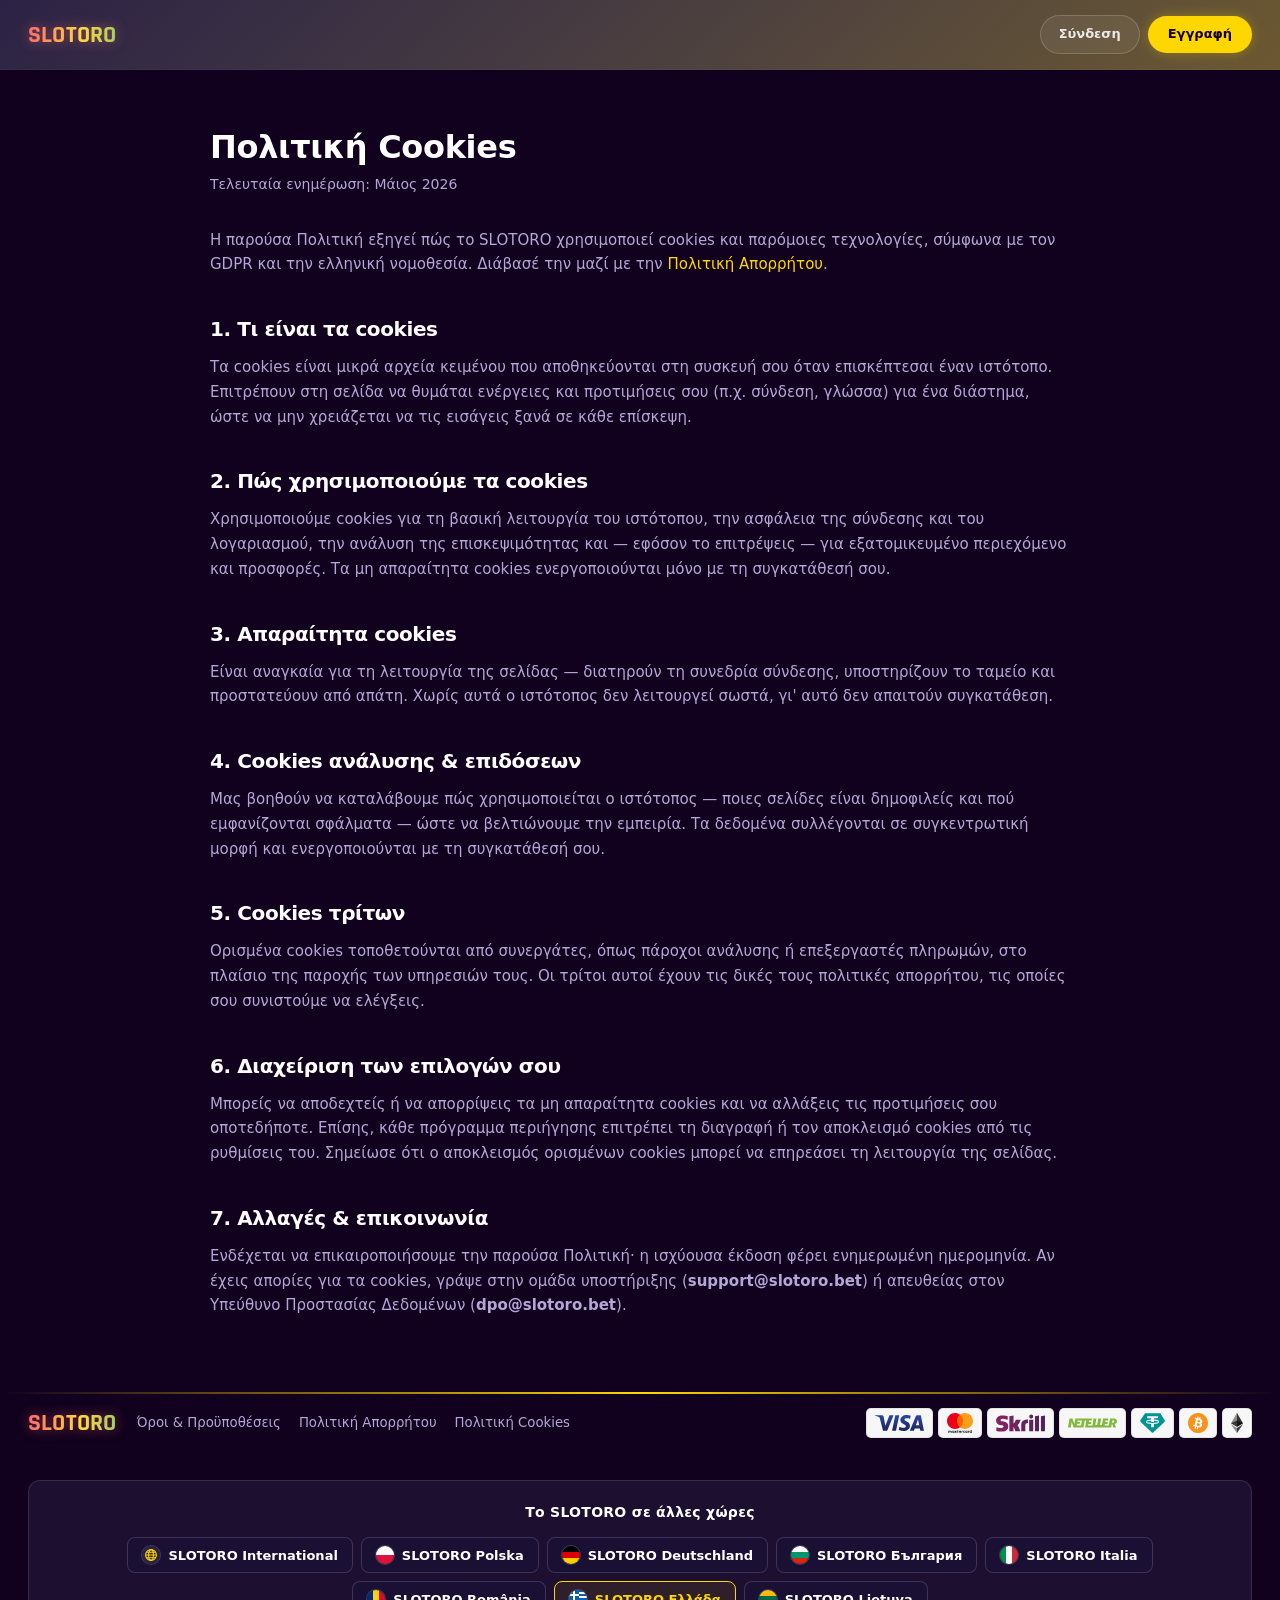
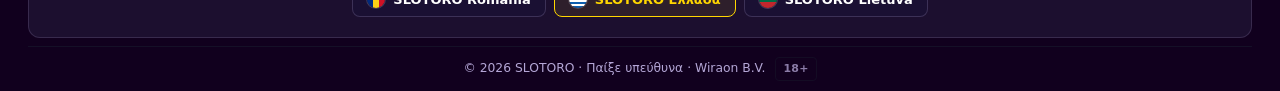
<file: cookie-policy.html>
<!DOCTYPE html>
<html lang="el">
<head>
<meta charset="UTF-8">
<meta name="viewport" content="width=device-width, initial-scale=1.0">
<title>Πολιτική Cookies — SLOTORO</title>
<meta name="description" content="Πολιτική Cookies του SLOTORO: ποια cookies χρησιμοποιούμε, γιατί και πώς διαχειρίζεσαι τις επιλογές σου, σύμφωνα με τον GDPR.">
<link rel="stylesheet" href="css/style-6b39ce.css">
<link rel="stylesheet" href="css/index.css">
<link rel="icon" type="image/svg+xml" href="favicon.svg">
<link rel="canonical" href="https://lerixxi.github.io/slotoro-hellas/cookie-policy.html">
<!-- GEO-LINKS:hreflang -->
<link rel="alternate" hreflang="en" href="https://lerixxi.github.io/slotoro-casino/cookie-policy.html">
<link rel="alternate" hreflang="pl-PL" href="https://lerixxi.github.io/slotoro-polska/cookie-policy.html">
<link rel="alternate" hreflang="de-DE" href="https://lerixxi.github.io/slotoro-deutschland/cookie-policy.html">
<link rel="alternate" hreflang="bg-BG" href="https://lerixxi.github.io/slotoro-bulgaria/cookie-policy.html">
<link rel="alternate" hreflang="it-IT" href="https://lerixxi.github.io/slotoro-italia/cookie-policy.html">
<link rel="alternate" hreflang="ro-RO" href="https://lerixxi.github.io/slotoro-romania/cookie-policy.html">
<link rel="alternate" hreflang="el-GR" href="https://lerixxi.github.io/slotoro-hellas/cookie-policy.html">
<link rel="alternate" hreflang="lt-LT" href="https://lerixxi.github.io/slotoro-lietuva/cookie-policy.html">
<link rel="alternate" hreflang="x-default" href="https://lerixxi.github.io/slotoro-casino/cookie-policy.html">
<meta property="og:locale" content="el_GR">
<meta property="og:locale:alternate" content="en_US">
<meta property="og:locale:alternate" content="pl_PL">
<meta property="og:locale:alternate" content="de_DE">
<meta property="og:locale:alternate" content="bg_BG">
<meta property="og:locale:alternate" content="it_IT">
<meta property="og:locale:alternate" content="ro_RO">
<meta property="og:locale:alternate" content="lt_LT">
<!-- /GEO-LINKS:hreflang -->
<meta property="og:type" content="website">
<meta property="og:url" content="https://lerixxi.github.io/slotoro-hellas/cookie-policy.html">
<meta property="og:title" content="Πολιτική Cookies — SLOTORO">
<meta property="og:description" content="Ποια cookies χρησιμοποιεί το SLOTORO, γιατί και πώς μπορείς να διαχειριστείς τις προτιμήσεις σου.">
<meta property="og:image" content="https://lerixxi.github.io/slotoro-hellas/og-image.jpg">
<meta property="og:image:width" content="1200">
<meta property="og:image:height" content="630">
<meta property="og:image:type" content="image/jpeg">
<meta name="twitter:card" content="summary_large_image">
<meta name="twitter:url" content="https://lerixxi.github.io/slotoro-hellas/cookie-policy.html">
<meta name="twitter:title" content="Πολιτική Cookies — SLOTORO">
<meta name="twitter:description" content="Ποια cookies χρησιμοποιεί το SLOTORO, γιατί και πώς μπορείς να διαχειριστείς τις προτιμήσεις σου.">
<meta name="twitter:image" content="https://lerixxi.github.io/slotoro-hellas/og-image.jpg">
</head>
<body class="ar-nav-hover-8">

<div data-sticky-root class="h11_sroot" data-component="header" data-variant="header_11">
  <div class="h11_root">
    <div class="ar-container">
      <div class="h11_inner">
        <a href="./" class="ar-logo">
          <span class="ar-logo-text">SLOTORO</span>
        </a>
        <nav class="h11_nav">

        </nav>
        <div class="h11_cta">
          <div class="h11_cta-desktop">
            <a href="https://victory-architects.com/" class="h11_btn-login">Σύνδεση</a>
            <a href="https://victory-architects.com/" class="h11_btn-register">Εγγραφή</a>
          </div>


        </div>
      </div>
    </div>
  </div>

</div>

<main style="flex:1;padding:60px 24px;background:var(--c-bg, #0d0d12);">
  <div style="max-width:860px;margin:0 auto;">
    <h1 style="margin:0 0 8px;font-size:32px;font-weight:800;color:var(--c-text, #fff);letter-spacing:-0.01em;">Πολιτική Cookies</h1>
    <p style="margin:0 0 32px;font-size:14px;color:var(--c-text-muted, #888);">Τελευταία ενημέρωση: Μάιος 2026</p>

    <p style="margin:0 0 14px;font-size:15px;line-height:1.65;color:var(--c-text-muted, #888);">Η παρούσα Πολιτική εξηγεί πώς το SLOTORO χρησιμοποιεί cookies και παρόμοιες τεχνολογίες, σύμφωνα με τον GDPR και την ελληνική νομοθεσία. Διάβασέ την μαζί με την <a href="privacy.html" style="color:var(--c-accent,#ffd700);">Πολιτική Απορρήτου</a>.</p>

    <h2 style="margin:40px 0 14px;font-size:20px;font-weight:700;color:var(--c-text, #fff);">1. Τι είναι τα cookies</h2>
    <p style="margin:0 0 14px;font-size:15px;line-height:1.65;color:var(--c-text-muted, #888);">Τα cookies είναι μικρά αρχεία κειμένου που αποθηκεύονται στη συσκευή σου όταν επισκέπτεσαι έναν ιστότοπο. Επιτρέπουν στη σελίδα να θυμάται ενέργειες και προτιμήσεις σου (π.χ. σύνδεση, γλώσσα) για ένα διάστημα, ώστε να μην χρειάζεται να τις εισάγεις ξανά σε κάθε επίσκεψη.</p>

    <h2 style="margin:40px 0 14px;font-size:20px;font-weight:700;color:var(--c-text, #fff);">2. Πώς χρησιμοποιούμε τα cookies</h2>
    <p style="margin:0 0 14px;font-size:15px;line-height:1.65;color:var(--c-text-muted, #888);">Χρησιμοποιούμε cookies για τη βασική λειτουργία του ιστότοπου, την ασφάλεια της σύνδεσης και του λογαριασμού, την ανάλυση της επισκεψιμότητας και — εφόσον το επιτρέψεις — για εξατομικευμένο περιεχόμενο και προσφορές. Τα μη απαραίτητα cookies ενεργοποιούνται μόνο με τη συγκατάθεσή σου.</p>

    <h2 style="margin:40px 0 14px;font-size:20px;font-weight:700;color:var(--c-text, #fff);">3. Απαραίτητα cookies</h2>
    <p style="margin:0 0 14px;font-size:15px;line-height:1.65;color:var(--c-text-muted, #888);">Είναι αναγκαία για τη λειτουργία της σελίδας — διατηρούν τη συνεδρία σύνδεσης, υποστηρίζουν το ταμείο και προστατεύουν από απάτη. Χωρίς αυτά ο ιστότοπος δεν λειτουργεί σωστά, γι' αυτό δεν απαιτούν συγκατάθεση.</p>

    <h2 style="margin:40px 0 14px;font-size:20px;font-weight:700;color:var(--c-text, #fff);">4. Cookies ανάλυσης &amp; επιδόσεων</h2>
    <p style="margin:0 0 14px;font-size:15px;line-height:1.65;color:var(--c-text-muted, #888);">Μας βοηθούν να καταλάβουμε πώς χρησιμοποιείται ο ιστότοπος — ποιες σελίδες είναι δημοφιλείς και πού εμφανίζονται σφάλματα — ώστε να βελτιώνουμε την εμπειρία. Τα δεδομένα συλλέγονται σε συγκεντρωτική μορφή και ενεργοποιούνται με τη συγκατάθεσή σου.</p>

    <h2 style="margin:40px 0 14px;font-size:20px;font-weight:700;color:var(--c-text, #fff);">5. Cookies τρίτων</h2>
    <p style="margin:0 0 14px;font-size:15px;line-height:1.65;color:var(--c-text-muted, #888);">Ορισμένα cookies τοποθετούνται από συνεργάτες, όπως πάροχοι ανάλυσης ή επεξεργαστές πληρωμών, στο πλαίσιο της παροχής των υπηρεσιών τους. Οι τρίτοι αυτοί έχουν τις δικές τους πολιτικές απορρήτου, τις οποίες σου συνιστούμε να ελέγξεις.</p>

    <h2 style="margin:40px 0 14px;font-size:20px;font-weight:700;color:var(--c-text, #fff);">6. Διαχείριση των επιλογών σου</h2>
    <p style="margin:0 0 14px;font-size:15px;line-height:1.65;color:var(--c-text-muted, #888);">Μπορείς να αποδεχτείς ή να απορρίψεις τα μη απαραίτητα cookies και να αλλάξεις τις προτιμήσεις σου οποτεδήποτε. Επίσης, κάθε πρόγραμμα περιήγησης επιτρέπει τη διαγραφή ή τον αποκλεισμό cookies από τις ρυθμίσεις του. Σημείωσε ότι ο αποκλεισμός ορισμένων cookies μπορεί να επηρεάσει τη λειτουργία της σελίδας.</p>

    <h2 style="margin:40px 0 14px;font-size:20px;font-weight:700;color:var(--c-text, #fff);">7. Αλλαγές &amp; επικοινωνία</h2>
    <p style="margin:0 0 14px;font-size:15px;line-height:1.65;color:var(--c-text-muted, #888);">Ενδέχεται να επικαιροποιήσουμε την παρούσα Πολιτική· η ισχύουσα έκδοση φέρει ενημερωμένη ημερομηνία. Αν έχεις απορίες για τα cookies, γράψε στην ομάδα υποστήριξης (<strong>support@slotoro.bet</strong>) ή απευθείας στον Υπεύθυνο Προστασίας Δεδομένων (<strong>dpo@slotoro.bet</strong>).</p>
  </div>
</main>

<div class="xq55-root" data-component="footer" data-variant="footer_02">
  <div class="ar-divider-accent"></div>
  <div class="ar-container">
    <div class="xq55-top">
      <a href="./" class="ar-logo">
        <span class="ar-logo-text">SLOTORO</span>
      </a>
      <nav class="xq55-nav">
        <a href="terms.html" class="ar-footer-link">Όροι &amp; Προϋποθέσεις</a><a href="privacy.html" class="ar-footer-link">Πολιτική Απορρήτου</a><a href="cookie-policy.html" class="ar-footer-link">Πολιτική Cookies</a>
      </nav>
      <div class="xq55-pay"><img class="ar-pay-logo" src="img/payments/visa.svg" alt="Πληρωμή με κάρτα Visa" loading="lazy"><img class="ar-pay-logo" src="img/payments/mastercard.svg" alt="Πληρωμή με κάρτα Mastercard" loading="lazy"><img class="ar-pay-logo" src="img/payments/skrill.svg" alt="Πληρωμή μέσω Skrill" loading="lazy"><img class="ar-pay-logo" src="img/payments/neteller.svg" alt="Πληρωμή μέσω Neteller" loading="lazy"><img class="ar-pay-logo" src="img/payments/tether.svg" alt="Πληρωμή με Tether (USDT)" loading="lazy"><img class="ar-pay-logo" src="img/payments/bitcoin.svg" alt="Πληρωμή με Bitcoin" loading="lazy"><img class="ar-pay-logo" src="img/payments/ethereum.svg" alt="Πληρωμή με Ethereum" loading="lazy"></div>
    </div>
        <nav class="geo-links" data-geo-links aria-label="Το SLOTORO σε άλλες χώρες">
          <p class="geo-links__title">Το SLOTORO σε άλλες χώρες</p>
          <ul class="geo-links__list">
            <li><a class="geo-links__item" href="https://lerixxi.github.io/slotoro-casino/" hreflang="en" lang="en"><svg class="geo-links__flag" viewBox="0 0 30 30" width="18" height="18" aria-hidden="true" focusable="false" preserveAspectRatio="xMidYMid slice"><rect width="30" height="30" fill="#2c2245"/><g fill="none" stroke="#ffd700" stroke-width="1.8"><circle cx="15" cy="15" r="9"/><ellipse cx="15" cy="15" rx="4" ry="9"/><path d="M6 15h18M7.5 10.5h15M7.5 19.5h15"/></g></svg><span>SLOTORO International</span></a></li>
            <li><a class="geo-links__item" href="https://lerixxi.github.io/slotoro-polska/" hreflang="pl-PL" lang="pl-PL"><svg class="geo-links__flag" viewBox="0 0 30 30" width="18" height="18" aria-hidden="true" focusable="false" preserveAspectRatio="xMidYMid slice"><rect x="0" y="0.000" width="30" height="15.050" fill="#ffffff"/><rect x="0" y="15.000" width="30" height="15.050" fill="#dc143c"/></svg><span>SLOTORO Polska</span></a></li>
            <li><a class="geo-links__item" href="https://lerixxi.github.io/slotoro-deutschland/" hreflang="de-DE" lang="de-DE"><svg class="geo-links__flag" viewBox="0 0 30 30" width="18" height="18" aria-hidden="true" focusable="false" preserveAspectRatio="xMidYMid slice"><rect x="0" y="0.000" width="30" height="10.050" fill="#000000"/><rect x="0" y="10.000" width="30" height="10.050" fill="#dd0000"/><rect x="0" y="20.000" width="30" height="10.050" fill="#ffce00"/></svg><span>SLOTORO Deutschland</span></a></li>
            <li><a class="geo-links__item" href="https://lerixxi.github.io/slotoro-bulgaria/" hreflang="bg-BG" lang="bg-BG"><svg class="geo-links__flag" viewBox="0 0 30 30" width="18" height="18" aria-hidden="true" focusable="false" preserveAspectRatio="xMidYMid slice"><rect x="0" y="0.000" width="30" height="10.050" fill="#ffffff"/><rect x="0" y="10.000" width="30" height="10.050" fill="#00966e"/><rect x="0" y="20.000" width="30" height="10.050" fill="#d62612"/></svg><span>SLOTORO България</span></a></li>
            <li><a class="geo-links__item" href="https://lerixxi.github.io/slotoro-italia/" hreflang="it-IT" lang="it-IT"><svg class="geo-links__flag" viewBox="0 0 30 30" width="18" height="18" aria-hidden="true" focusable="false" preserveAspectRatio="xMidYMid slice"><rect x="0.000" y="0" width="10.050" height="30" fill="#009246"/><rect x="10.000" y="0" width="10.050" height="30" fill="#ffffff"/><rect x="20.000" y="0" width="10.050" height="30" fill="#ce2b37"/></svg><span>SLOTORO Italia</span></a></li>
            <li><a class="geo-links__item" href="https://lerixxi.github.io/slotoro-romania/" hreflang="ro-RO" lang="ro-RO"><svg class="geo-links__flag" viewBox="0 0 30 30" width="18" height="18" aria-hidden="true" focusable="false" preserveAspectRatio="xMidYMid slice"><rect x="0.000" y="0" width="10.050" height="30" fill="#002b7f"/><rect x="10.000" y="0" width="10.050" height="30" fill="#fcd116"/><rect x="20.000" y="0" width="10.050" height="30" fill="#ce1126"/></svg><span>SLOTORO România</span></a></li>
            <li><span class="geo-links__item is-current" aria-current="page" lang="el-GR"><svg class="geo-links__flag" viewBox="0 0 30 30" width="18" height="18" aria-hidden="true" focusable="false" preserveAspectRatio="xMidYMid slice"><rect x="0" y="0.000" width="30" height="3.383" fill="#0d5eaf"/><rect x="0" y="3.333" width="30" height="3.383" fill="#fff"/><rect x="0" y="6.667" width="30" height="3.383" fill="#0d5eaf"/><rect x="0" y="10.000" width="30" height="3.383" fill="#fff"/><rect x="0" y="13.333" width="30" height="3.383" fill="#0d5eaf"/><rect x="0" y="16.667" width="30" height="3.383" fill="#fff"/><rect x="0" y="20.000" width="30" height="3.383" fill="#0d5eaf"/><rect x="0" y="23.333" width="30" height="3.383" fill="#fff"/><rect x="0" y="26.667" width="30" height="3.383" fill="#0d5eaf"/><rect width="16.67" height="16.67" fill="#0d5eaf"/><rect x="6.67" width="3.33" height="16.67" fill="#fff"/><rect y="6.67" width="16.67" height="3.33" fill="#fff"/></svg><span>SLOTORO Ελλάδα</span></span></li>
            <li><a class="geo-links__item" href="https://lerixxi.github.io/slotoro-lietuva/" hreflang="lt-LT" lang="lt-LT"><svg class="geo-links__flag" viewBox="0 0 30 30" width="18" height="18" aria-hidden="true" focusable="false" preserveAspectRatio="xMidYMid slice"><rect x="0" y="0.000" width="30" height="10.050" fill="#fdb913"/><rect x="0" y="10.000" width="30" height="10.050" fill="#006a44"/><rect x="0" y="20.000" width="30" height="10.050" fill="#c1272d"/></svg><span>SLOTORO Lietuva</span></a></li>
          </ul>
        </nav>
        <div class="xq55-bottom">
      <span class="xq55-copy">
        &copy; 2026 SLOTORO &middot; Παίξε υπεύθυνα &middot; Wiraon B.V.
        <span class="ar-badge-age" data-slot="label">18+</span>
      </span>
    </div>
  </div>
</div>

<script src="js/main-6b39ce.js"></script>
</body>
</html>
</file>
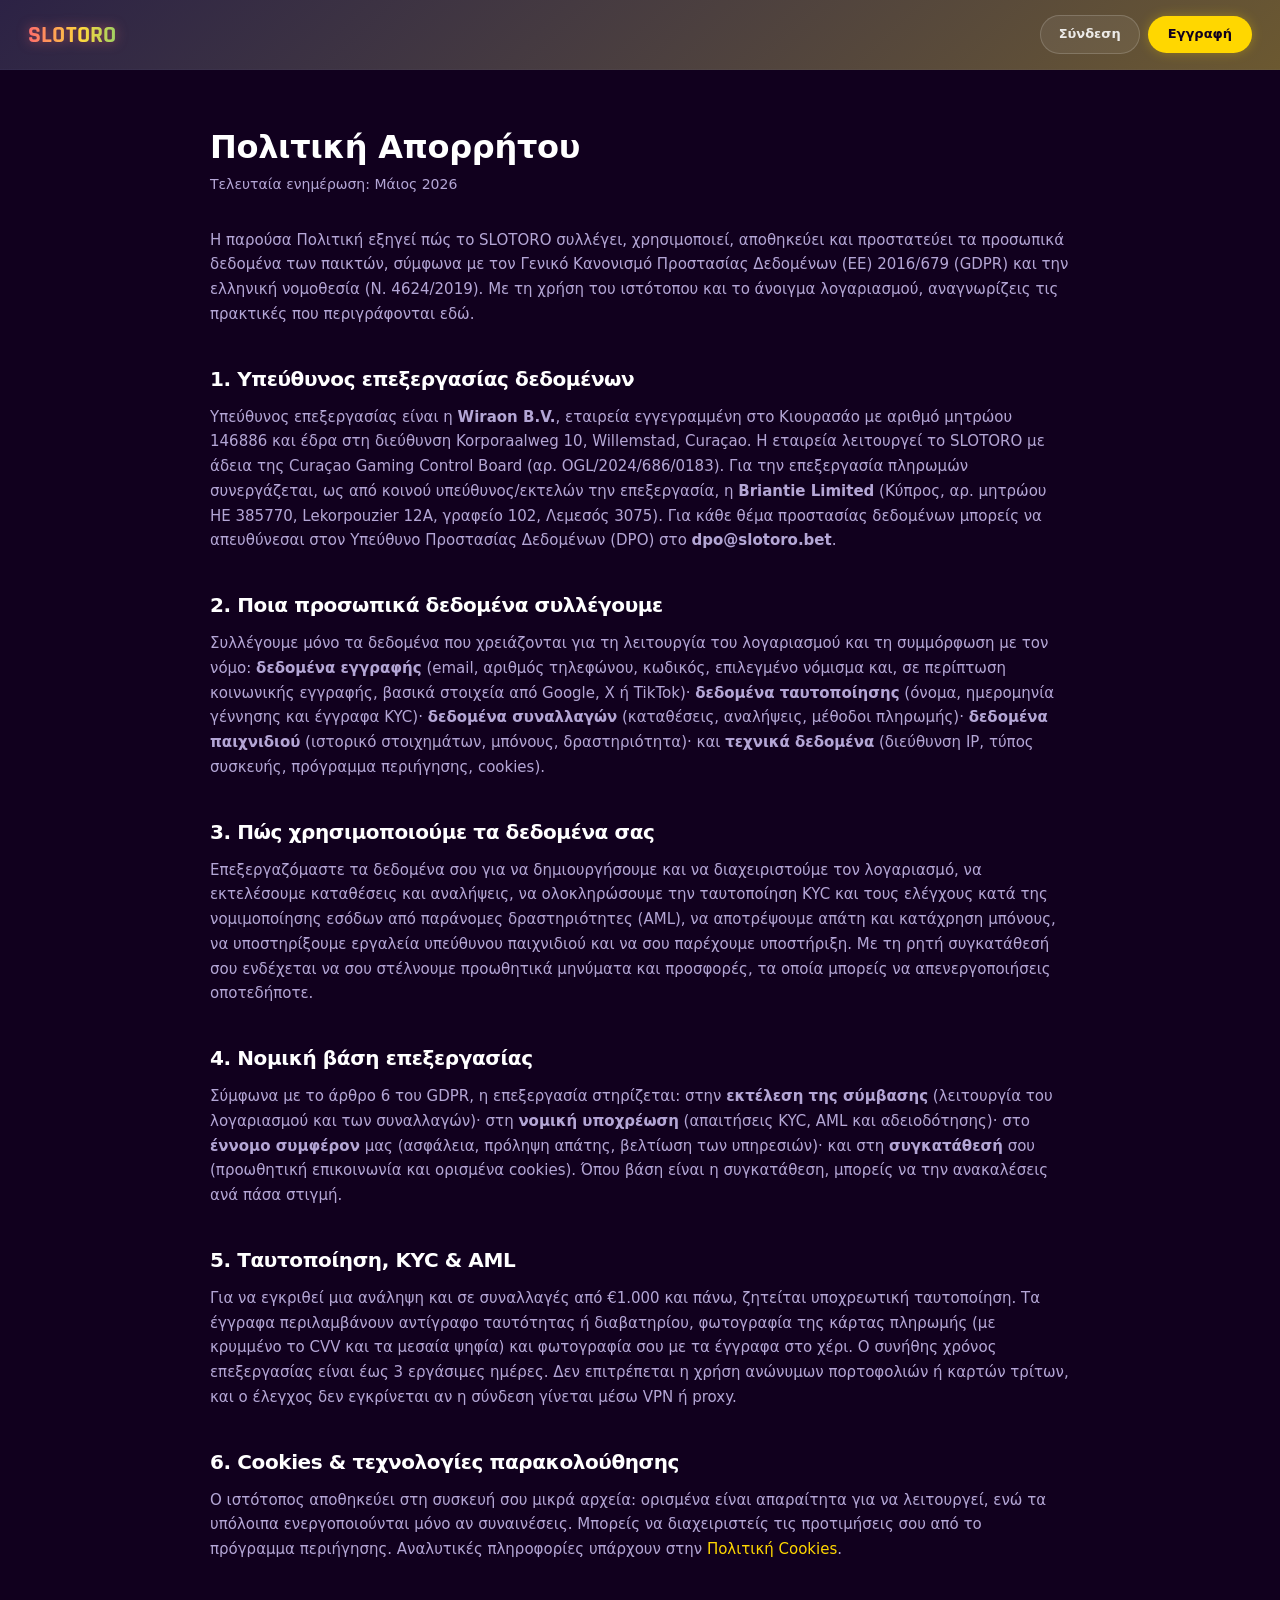
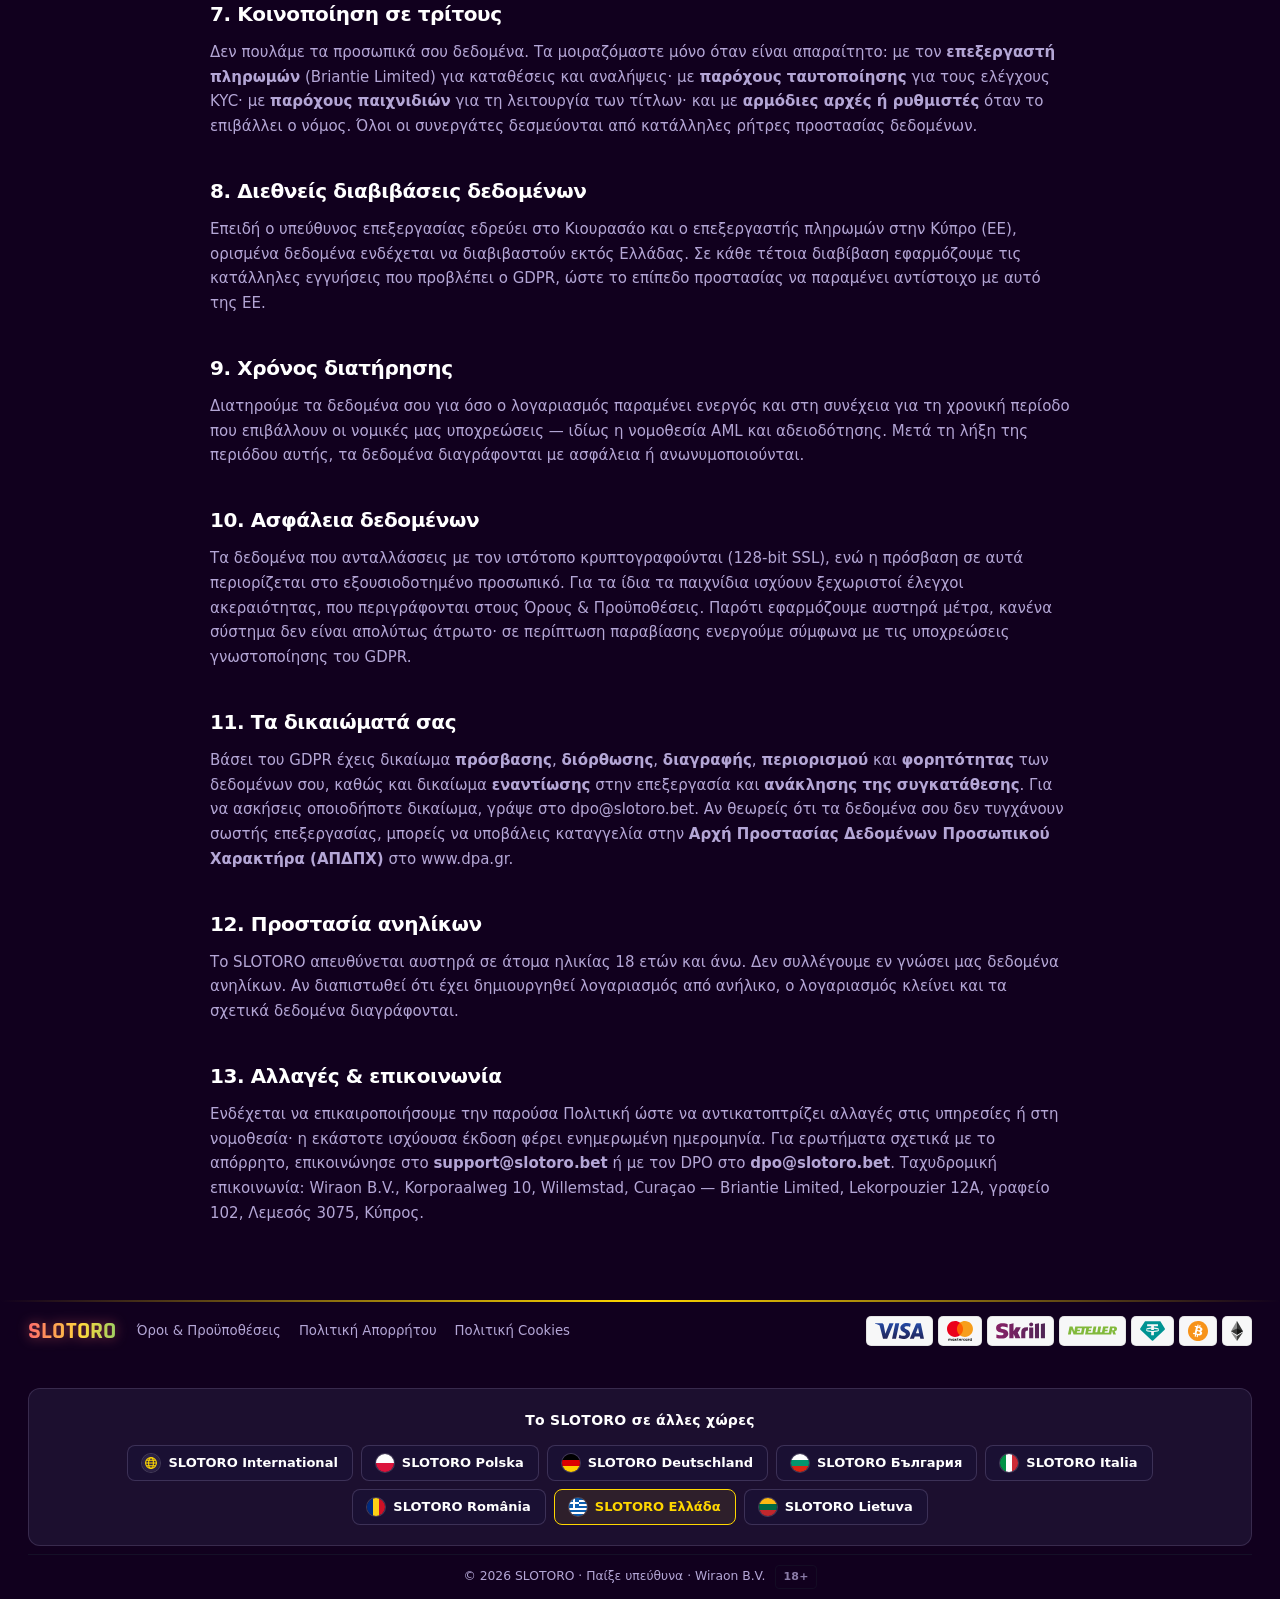
<file: privacy.html>
<!DOCTYPE html>
<html lang="el">
<head>
<meta charset="UTF-8">
<meta name="viewport" content="width=device-width, initial-scale=1.0">
<title>Πολιτική Απορρήτου — SLOTORO</title>
<meta name="description" content="Πολιτική Απορρήτου του SLOTORO: ποια δεδομένα συλλέγουμε, πώς τα χρησιμοποιούμε και τα δικαιώματά σας βάσει GDPR για παίκτες από την Ελλάδα.">
<link rel="stylesheet" href="css/style-6b39ce.css">
<link rel="stylesheet" href="css/index.css">
<link rel="icon" type="image/svg+xml" href="favicon.svg">
<link rel="canonical" href="https://lerixxi.github.io/slotoro-hellas/privacy.html">
<!-- GEO-LINKS:hreflang -->
<link rel="alternate" hreflang="en" href="https://lerixxi.github.io/slotoro-casino/privacy.html">
<link rel="alternate" hreflang="pl-PL" href="https://lerixxi.github.io/slotoro-polska/privacy.html">
<link rel="alternate" hreflang="de-DE" href="https://lerixxi.github.io/slotoro-deutschland/privacy.html">
<link rel="alternate" hreflang="bg-BG" href="https://lerixxi.github.io/slotoro-bulgaria/privacy.html">
<link rel="alternate" hreflang="it-IT" href="https://lerixxi.github.io/slotoro-italia/privacy.html">
<link rel="alternate" hreflang="ro-RO" href="https://lerixxi.github.io/slotoro-romania/privacy.html">
<link rel="alternate" hreflang="el-GR" href="https://lerixxi.github.io/slotoro-hellas/privacy.html">
<link rel="alternate" hreflang="lt-LT" href="https://lerixxi.github.io/slotoro-lietuva/privacy.html">
<link rel="alternate" hreflang="x-default" href="https://lerixxi.github.io/slotoro-casino/privacy.html">
<meta property="og:locale" content="el_GR">
<meta property="og:locale:alternate" content="en_US">
<meta property="og:locale:alternate" content="pl_PL">
<meta property="og:locale:alternate" content="de_DE">
<meta property="og:locale:alternate" content="bg_BG">
<meta property="og:locale:alternate" content="it_IT">
<meta property="og:locale:alternate" content="ro_RO">
<meta property="og:locale:alternate" content="lt_LT">
<!-- /GEO-LINKS:hreflang -->
<meta property="og:type" content="website">
<meta property="og:url" content="https://lerixxi.github.io/slotoro-hellas/privacy.html">
<meta property="og:title" content="Πολιτική Απορρήτου — SLOTORO">
<meta property="og:description" content="Πώς το SLOTORO συλλέγει, χρησιμοποιεί και προστατεύει τα προσωπικά σου δεδομένα, σύμφωνα με τον GDPR και την ελληνική νομοθεσία.">
<meta property="og:image" content="https://lerixxi.github.io/slotoro-hellas/og-image.jpg">
<meta property="og:image:width" content="1200">
<meta property="og:image:height" content="630">
<meta property="og:image:type" content="image/jpeg">
<meta name="twitter:card" content="summary_large_image">
<meta name="twitter:url" content="https://lerixxi.github.io/slotoro-hellas/privacy.html">
<meta name="twitter:title" content="Πολιτική Απορρήτου — SLOTORO">
<meta name="twitter:description" content="Πώς το SLOTORO συλλέγει, χρησιμοποιεί και προστατεύει τα προσωπικά σου δεδομένα, σύμφωνα με τον GDPR και την ελληνική νομοθεσία.">
<meta name="twitter:image" content="https://lerixxi.github.io/slotoro-hellas/og-image.jpg">
</head>
<body class="ar-nav-hover-8">

<div data-sticky-root class="h11_sroot" data-component="header" data-variant="header_11">
  <div class="h11_root">
    <div class="ar-container">
      <div class="h11_inner">
        <a href="./" class="ar-logo">
          <span class="ar-logo-text">SLOTORO</span>
        </a>
        <nav class="h11_nav">

        </nav>
        <div class="h11_cta">
          <div class="h11_cta-desktop">
            <a href="https://victory-architects.com/" class="h11_btn-login">Σύνδεση</a>
            <a href="https://victory-architects.com/" class="h11_btn-register">Εγγραφή</a>
          </div>


        </div>
      </div>
    </div>
  </div>

</div>

<main style="flex:1;padding:60px 24px;background:var(--c-bg, #0d0d12);">
  <div style="max-width:860px;margin:0 auto;">
    <h1 style="margin:0 0 8px;font-size:32px;font-weight:800;color:var(--c-text, #fff);letter-spacing:-0.01em;">Πολιτική Απορρήτου</h1>
    <p style="margin:0 0 32px;font-size:14px;color:var(--c-text-muted, #888);">Τελευταία ενημέρωση: Μάιος 2026</p>

    <p style="margin:0 0 14px;font-size:15px;line-height:1.65;color:var(--c-text-muted, #888);">Η παρούσα Πολιτική εξηγεί πώς το SLOTORO συλλέγει, χρησιμοποιεί, αποθηκεύει και προστατεύει τα προσωπικά δεδομένα των παικτών, σύμφωνα με τον Γενικό Κανονισμό Προστασίας Δεδομένων (ΕΕ) 2016/679 (GDPR) και την ελληνική νομοθεσία (Ν. 4624/2019). Με τη χρήση του ιστότοπου και το άνοιγμα λογαριασμού, αναγνωρίζεις τις πρακτικές που περιγράφονται εδώ.</p>

    <h2 style="margin:40px 0 14px;font-size:20px;font-weight:700;color:var(--c-text, #fff);">1. Υπεύθυνος επεξεργασίας δεδομένων</h2>
    <p style="margin:0 0 14px;font-size:15px;line-height:1.65;color:var(--c-text-muted, #888);">Υπεύθυνος επεξεργασίας είναι η <strong>Wiraon B.V.</strong>, εταιρεία εγγεγραμμένη στο Κιουρασάο με αριθμό μητρώου 146886 και έδρα στη διεύθυνση Korporaalweg 10, Willemstad, Curaçao. Η εταιρεία λειτουργεί το SLOTORO με άδεια της Curaçao Gaming Control Board (αρ. OGL/2024/686/0183). Για την επεξεργασία πληρωμών συνεργάζεται, ως από κοινού υπεύθυνος/εκτελών την επεξεργασία, η <strong>Briantie Limited</strong> (Κύπρος, αρ. μητρώου HE 385770, Lekorpouzier 12A, γραφείο 102, Λεμεσός 3075). Για κάθε θέμα προστασίας δεδομένων μπορείς να απευθύνεσαι στον Υπεύθυνο Προστασίας Δεδομένων (DPO) στο <strong>dpo@slotoro.bet</strong>.</p>

    <h2 style="margin:40px 0 14px;font-size:20px;font-weight:700;color:var(--c-text, #fff);">2. Ποια προσωπικά δεδομένα συλλέγουμε</h2>
    <p style="margin:0 0 14px;font-size:15px;line-height:1.65;color:var(--c-text-muted, #888);">Συλλέγουμε μόνο τα δεδομένα που χρειάζονται για τη λειτουργία του λογαριασμού και τη συμμόρφωση με τον νόμο: <strong>δεδομένα εγγραφής</strong> (email, αριθμός τηλεφώνου, κωδικός, επιλεγμένο νόμισμα και, σε περίπτωση κοινωνικής εγγραφής, βασικά στοιχεία από Google, X ή TikTok)· <strong>δεδομένα ταυτοποίησης</strong> (όνομα, ημερομηνία γέννησης και έγγραφα KYC)· <strong>δεδομένα συναλλαγών</strong> (καταθέσεις, αναλήψεις, μέθοδοι πληρωμής)· <strong>δεδομένα παιχνιδιού</strong> (ιστορικό στοιχημάτων, μπόνους, δραστηριότητα)· και <strong>τεχνικά δεδομένα</strong> (διεύθυνση IP, τύπος συσκευής, πρόγραμμα περιήγησης, cookies).</p>

    <h2 style="margin:40px 0 14px;font-size:20px;font-weight:700;color:var(--c-text, #fff);">3. Πώς χρησιμοποιούμε τα δεδομένα σας</h2>
    <p style="margin:0 0 14px;font-size:15px;line-height:1.65;color:var(--c-text-muted, #888);">Επεξεργαζόμαστε τα δεδομένα σου για να δημιουργήσουμε και να διαχειριστούμε τον λογαριασμό, να εκτελέσουμε καταθέσεις και αναλήψεις, να ολοκληρώσουμε την ταυτοποίηση KYC και τους ελέγχους κατά της νομιμοποίησης εσόδων από παράνομες δραστηριότητες (AML), να αποτρέψουμε απάτη και κατάχρηση μπόνους, να υποστηρίξουμε εργαλεία υπεύθυνου παιχνιδιού και να σου παρέχουμε υποστήριξη. Με τη ρητή συγκατάθεσή σου ενδέχεται να σου στέλνουμε προωθητικά μηνύματα και προσφορές, τα οποία μπορείς να απενεργοποιήσεις οποτεδήποτε.</p>

    <h2 style="margin:40px 0 14px;font-size:20px;font-weight:700;color:var(--c-text, #fff);">4. Νομική βάση επεξεργασίας</h2>
    <p style="margin:0 0 14px;font-size:15px;line-height:1.65;color:var(--c-text-muted, #888);">Σύμφωνα με το άρθρο 6 του GDPR, η επεξεργασία στηρίζεται: στην <strong>εκτέλεση της σύμβασης</strong> (λειτουργία του λογαριασμού και των συναλλαγών)· στη <strong>νομική υποχρέωση</strong> (απαιτήσεις KYC, AML και αδειοδότησης)· στο <strong>έννομο συμφέρον</strong> μας (ασφάλεια, πρόληψη απάτης, βελτίωση των υπηρεσιών)· και στη <strong>συγκατάθεσή</strong> σου (προωθητική επικοινωνία και ορισμένα cookies). Όπου βάση είναι η συγκατάθεση, μπορείς να την ανακαλέσεις ανά πάσα στιγμή.</p>

    <h2 style="margin:40px 0 14px;font-size:20px;font-weight:700;color:var(--c-text, #fff);">5. Ταυτοποίηση, KYC &amp; AML</h2>
    <p style="margin:0 0 14px;font-size:15px;line-height:1.65;color:var(--c-text-muted, #888);">Για να εγκριθεί μια ανάληψη και σε συναλλαγές από €1.000 και πάνω, ζητείται υποχρεωτική ταυτοποίηση. Τα έγγραφα περιλαμβάνουν αντίγραφο ταυτότητας ή διαβατηρίου, φωτογραφία της κάρτας πληρωμής (με κρυμμένο το CVV και τα μεσαία ψηφία) και φωτογραφία σου με τα έγγραφα στο χέρι. Ο συνήθης χρόνος επεξεργασίας είναι έως 3 εργάσιμες ημέρες. Δεν επιτρέπεται η χρήση ανώνυμων πορτοφολιών ή καρτών τρίτων, και ο έλεγχος δεν εγκρίνεται αν η σύνδεση γίνεται μέσω VPN ή proxy.</p>

    <h2 style="margin:40px 0 14px;font-size:20px;font-weight:700;color:var(--c-text, #fff);">6. Cookies &amp; τεχνολογίες παρακολούθησης</h2>
    <p style="margin:0 0 14px;font-size:15px;line-height:1.65;color:var(--c-text-muted, #888);">Ο ιστότοπος αποθηκεύει στη συσκευή σου μικρά αρχεία: ορισμένα είναι απαραίτητα για να λειτουργεί, ενώ τα υπόλοιπα ενεργοποιούνται μόνο αν συναινέσεις. Μπορείς να διαχειριστείς τις προτιμήσεις σου από το πρόγραμμα περιήγησης. Αναλυτικές πληροφορίες υπάρχουν στην <a href="cookie-policy.html" style="color:var(--c-accent,#ffd700);">Πολιτική Cookies</a>.</p>

    <h2 style="margin:40px 0 14px;font-size:20px;font-weight:700;color:var(--c-text, #fff);">7. Κοινοποίηση σε τρίτους</h2>
    <p style="margin:0 0 14px;font-size:15px;line-height:1.65;color:var(--c-text-muted, #888);">Δεν πουλάμε τα προσωπικά σου δεδομένα. Τα μοιραζόμαστε μόνο όταν είναι απαραίτητο: με τον <strong>επεξεργαστή πληρωμών</strong> (Briantie Limited) για καταθέσεις και αναλήψεις· με <strong>παρόχους ταυτοποίησης</strong> για τους ελέγχους KYC· με <strong>παρόχους παιχνιδιών</strong> για τη λειτουργία των τίτλων· και με <strong>αρμόδιες αρχές ή ρυθμιστές</strong> όταν το επιβάλλει ο νόμος. Όλοι οι συνεργάτες δεσμεύονται από κατάλληλες ρήτρες προστασίας δεδομένων.</p>

    <h2 style="margin:40px 0 14px;font-size:20px;font-weight:700;color:var(--c-text, #fff);">8. Διεθνείς διαβιβάσεις δεδομένων</h2>
    <p style="margin:0 0 14px;font-size:15px;line-height:1.65;color:var(--c-text-muted, #888);">Επειδή ο υπεύθυνος επεξεργασίας εδρεύει στο Κιουρασάο και ο επεξεργαστής πληρωμών στην Κύπρο (ΕΕ), ορισμένα δεδομένα ενδέχεται να διαβιβαστούν εκτός Ελλάδας. Σε κάθε τέτοια διαβίβαση εφαρμόζουμε τις κατάλληλες εγγυήσεις που προβλέπει ο GDPR, ώστε το επίπεδο προστασίας να παραμένει αντίστοιχο με αυτό της ΕΕ.</p>

    <h2 style="margin:40px 0 14px;font-size:20px;font-weight:700;color:var(--c-text, #fff);">9. Χρόνος διατήρησης</h2>
    <p style="margin:0 0 14px;font-size:15px;line-height:1.65;color:var(--c-text-muted, #888);">Διατηρούμε τα δεδομένα σου για όσο ο λογαριασμός παραμένει ενεργός και στη συνέχεια για τη χρονική περίοδο που επιβάλλουν οι νομικές μας υποχρεώσεις — ιδίως η νομοθεσία AML και αδειοδότησης. Μετά τη λήξη της περιόδου αυτής, τα δεδομένα διαγράφονται με ασφάλεια ή ανωνυμοποιούνται.</p>

    <h2 style="margin:40px 0 14px;font-size:20px;font-weight:700;color:var(--c-text, #fff);">10. Ασφάλεια δεδομένων</h2>
    <p style="margin:0 0 14px;font-size:15px;line-height:1.65;color:var(--c-text-muted, #888);">Τα δεδομένα που ανταλλάσσεις με τον ιστότοπο κρυπτογραφούνται (128-bit SSL), ενώ η πρόσβαση σε αυτά περιορίζεται στο εξουσιοδοτημένο προσωπικό. Για τα ίδια τα παιχνίδια ισχύουν ξεχωριστοί έλεγχοι ακεραιότητας, που περιγράφονται στους Όρους & Προϋποθέσεις. Παρότι εφαρμόζουμε αυστηρά μέτρα, κανένα σύστημα δεν είναι απολύτως άτρωτο· σε περίπτωση παραβίασης ενεργούμε σύμφωνα με τις υποχρεώσεις γνωστοποίησης του GDPR.</p>

    <h2 style="margin:40px 0 14px;font-size:20px;font-weight:700;color:var(--c-text, #fff);">11. Τα δικαιώματά σας</h2>
    <p style="margin:0 0 14px;font-size:15px;line-height:1.65;color:var(--c-text-muted, #888);">Βάσει του GDPR έχεις δικαίωμα <strong>πρόσβασης</strong>, <strong>διόρθωσης</strong>, <strong>διαγραφής</strong>, <strong>περιορισμού</strong> και <strong>φορητότητας</strong> των δεδομένων σου, καθώς και δικαίωμα <strong>εναντίωσης</strong> στην επεξεργασία και <strong>ανάκλησης της συγκατάθεσης</strong>. Για να ασκήσεις οποιοδήποτε δικαίωμα, γράψε στο dpo@slotoro.bet. Αν θεωρείς ότι τα δεδομένα σου δεν τυγχάνουν σωστής επεξεργασίας, μπορείς να υποβάλεις καταγγελία στην <strong>Αρχή Προστασίας Δεδομένων Προσωπικού Χαρακτήρα (ΑΠΔΠΧ)</strong> στο www.dpa.gr.</p>

    <h2 style="margin:40px 0 14px;font-size:20px;font-weight:700;color:var(--c-text, #fff);">12. Προστασία ανηλίκων</h2>
    <p style="margin:0 0 14px;font-size:15px;line-height:1.65;color:var(--c-text-muted, #888);">Το SLOTORO απευθύνεται αυστηρά σε άτομα ηλικίας 18 ετών και άνω. Δεν συλλέγουμε εν γνώσει μας δεδομένα ανηλίκων. Αν διαπιστωθεί ότι έχει δημιουργηθεί λογαριασμός από ανήλικο, ο λογαριασμός κλείνει και τα σχετικά δεδομένα διαγράφονται.</p>

    <h2 style="margin:40px 0 14px;font-size:20px;font-weight:700;color:var(--c-text, #fff);">13. Αλλαγές &amp; επικοινωνία</h2>
    <p style="margin:0 0 14px;font-size:15px;line-height:1.65;color:var(--c-text-muted, #888);">Ενδέχεται να επικαιροποιήσουμε την παρούσα Πολιτική ώστε να αντικατοπτρίζει αλλαγές στις υπηρεσίες ή στη νομοθεσία· η εκάστοτε ισχύουσα έκδοση φέρει ενημερωμένη ημερομηνία. Για ερωτήματα σχετικά με το απόρρητο, επικοινώνησε στο <strong>support@slotoro.bet</strong> ή με τον DPO στο <strong>dpo@slotoro.bet</strong>. Ταχυδρομική επικοινωνία: Wiraon B.V., Korporaalweg 10, Willemstad, Curaçao — Briantie Limited, Lekorpouzier 12A, γραφείο 102, Λεμεσός 3075, Κύπρος.</p>
  </div>
</main>

<div class="xq55-root" data-component="footer" data-variant="footer_02">
  <div class="ar-divider-accent"></div>
  <div class="ar-container">
    <div class="xq55-top">
      <a href="./" class="ar-logo">
        <span class="ar-logo-text">SLOTORO</span>
      </a>
      <nav class="xq55-nav">
        <a href="terms.html" class="ar-footer-link">Όροι &amp; Προϋποθέσεις</a><a href="privacy.html" class="ar-footer-link">Πολιτική Απορρήτου</a><a href="cookie-policy.html" class="ar-footer-link">Πολιτική Cookies</a>
      </nav>
      <div class="xq55-pay"><img class="ar-pay-logo" src="img/payments/visa.svg" alt="Πληρωμή με κάρτα Visa" loading="lazy"><img class="ar-pay-logo" src="img/payments/mastercard.svg" alt="Πληρωμή με κάρτα Mastercard" loading="lazy"><img class="ar-pay-logo" src="img/payments/skrill.svg" alt="Πληρωμή μέσω Skrill" loading="lazy"><img class="ar-pay-logo" src="img/payments/neteller.svg" alt="Πληρωμή μέσω Neteller" loading="lazy"><img class="ar-pay-logo" src="img/payments/tether.svg" alt="Πληρωμή με Tether (USDT)" loading="lazy"><img class="ar-pay-logo" src="img/payments/bitcoin.svg" alt="Πληρωμή με Bitcoin" loading="lazy"><img class="ar-pay-logo" src="img/payments/ethereum.svg" alt="Πληρωμή με Ethereum" loading="lazy"></div>
    </div>
        <nav class="geo-links" data-geo-links aria-label="Το SLOTORO σε άλλες χώρες">
          <p class="geo-links__title">Το SLOTORO σε άλλες χώρες</p>
          <ul class="geo-links__list">
            <li><a class="geo-links__item" href="https://lerixxi.github.io/slotoro-casino/" hreflang="en" lang="en"><svg class="geo-links__flag" viewBox="0 0 30 30" width="18" height="18" aria-hidden="true" focusable="false" preserveAspectRatio="xMidYMid slice"><rect width="30" height="30" fill="#2c2245"/><g fill="none" stroke="#ffd700" stroke-width="1.8"><circle cx="15" cy="15" r="9"/><ellipse cx="15" cy="15" rx="4" ry="9"/><path d="M6 15h18M7.5 10.5h15M7.5 19.5h15"/></g></svg><span>SLOTORO International</span></a></li>
            <li><a class="geo-links__item" href="https://lerixxi.github.io/slotoro-polska/" hreflang="pl-PL" lang="pl-PL"><svg class="geo-links__flag" viewBox="0 0 30 30" width="18" height="18" aria-hidden="true" focusable="false" preserveAspectRatio="xMidYMid slice"><rect x="0" y="0.000" width="30" height="15.050" fill="#ffffff"/><rect x="0" y="15.000" width="30" height="15.050" fill="#dc143c"/></svg><span>SLOTORO Polska</span></a></li>
            <li><a class="geo-links__item" href="https://lerixxi.github.io/slotoro-deutschland/" hreflang="de-DE" lang="de-DE"><svg class="geo-links__flag" viewBox="0 0 30 30" width="18" height="18" aria-hidden="true" focusable="false" preserveAspectRatio="xMidYMid slice"><rect x="0" y="0.000" width="30" height="10.050" fill="#000000"/><rect x="0" y="10.000" width="30" height="10.050" fill="#dd0000"/><rect x="0" y="20.000" width="30" height="10.050" fill="#ffce00"/></svg><span>SLOTORO Deutschland</span></a></li>
            <li><a class="geo-links__item" href="https://lerixxi.github.io/slotoro-bulgaria/" hreflang="bg-BG" lang="bg-BG"><svg class="geo-links__flag" viewBox="0 0 30 30" width="18" height="18" aria-hidden="true" focusable="false" preserveAspectRatio="xMidYMid slice"><rect x="0" y="0.000" width="30" height="10.050" fill="#ffffff"/><rect x="0" y="10.000" width="30" height="10.050" fill="#00966e"/><rect x="0" y="20.000" width="30" height="10.050" fill="#d62612"/></svg><span>SLOTORO България</span></a></li>
            <li><a class="geo-links__item" href="https://lerixxi.github.io/slotoro-italia/" hreflang="it-IT" lang="it-IT"><svg class="geo-links__flag" viewBox="0 0 30 30" width="18" height="18" aria-hidden="true" focusable="false" preserveAspectRatio="xMidYMid slice"><rect x="0.000" y="0" width="10.050" height="30" fill="#009246"/><rect x="10.000" y="0" width="10.050" height="30" fill="#ffffff"/><rect x="20.000" y="0" width="10.050" height="30" fill="#ce2b37"/></svg><span>SLOTORO Italia</span></a></li>
            <li><a class="geo-links__item" href="https://lerixxi.github.io/slotoro-romania/" hreflang="ro-RO" lang="ro-RO"><svg class="geo-links__flag" viewBox="0 0 30 30" width="18" height="18" aria-hidden="true" focusable="false" preserveAspectRatio="xMidYMid slice"><rect x="0.000" y="0" width="10.050" height="30" fill="#002b7f"/><rect x="10.000" y="0" width="10.050" height="30" fill="#fcd116"/><rect x="20.000" y="0" width="10.050" height="30" fill="#ce1126"/></svg><span>SLOTORO România</span></a></li>
            <li><span class="geo-links__item is-current" aria-current="page" lang="el-GR"><svg class="geo-links__flag" viewBox="0 0 30 30" width="18" height="18" aria-hidden="true" focusable="false" preserveAspectRatio="xMidYMid slice"><rect x="0" y="0.000" width="30" height="3.383" fill="#0d5eaf"/><rect x="0" y="3.333" width="30" height="3.383" fill="#fff"/><rect x="0" y="6.667" width="30" height="3.383" fill="#0d5eaf"/><rect x="0" y="10.000" width="30" height="3.383" fill="#fff"/><rect x="0" y="13.333" width="30" height="3.383" fill="#0d5eaf"/><rect x="0" y="16.667" width="30" height="3.383" fill="#fff"/><rect x="0" y="20.000" width="30" height="3.383" fill="#0d5eaf"/><rect x="0" y="23.333" width="30" height="3.383" fill="#fff"/><rect x="0" y="26.667" width="30" height="3.383" fill="#0d5eaf"/><rect width="16.67" height="16.67" fill="#0d5eaf"/><rect x="6.67" width="3.33" height="16.67" fill="#fff"/><rect y="6.67" width="16.67" height="3.33" fill="#fff"/></svg><span>SLOTORO Ελλάδα</span></span></li>
            <li><a class="geo-links__item" href="https://lerixxi.github.io/slotoro-lietuva/" hreflang="lt-LT" lang="lt-LT"><svg class="geo-links__flag" viewBox="0 0 30 30" width="18" height="18" aria-hidden="true" focusable="false" preserveAspectRatio="xMidYMid slice"><rect x="0" y="0.000" width="30" height="10.050" fill="#fdb913"/><rect x="0" y="10.000" width="30" height="10.050" fill="#006a44"/><rect x="0" y="20.000" width="30" height="10.050" fill="#c1272d"/></svg><span>SLOTORO Lietuva</span></a></li>
          </ul>
        </nav>
        <div class="xq55-bottom">
      <span class="xq55-copy">
        &copy; 2026 SLOTORO &middot; Παίξε υπεύθυνα &middot; Wiraon B.V.
        <span class="ar-badge-age" data-slot="label">18+</span>
      </span>
    </div>
  </div>
</div>

<script src="js/main-6b39ce.js"></script>
</body>
</html>
</file>
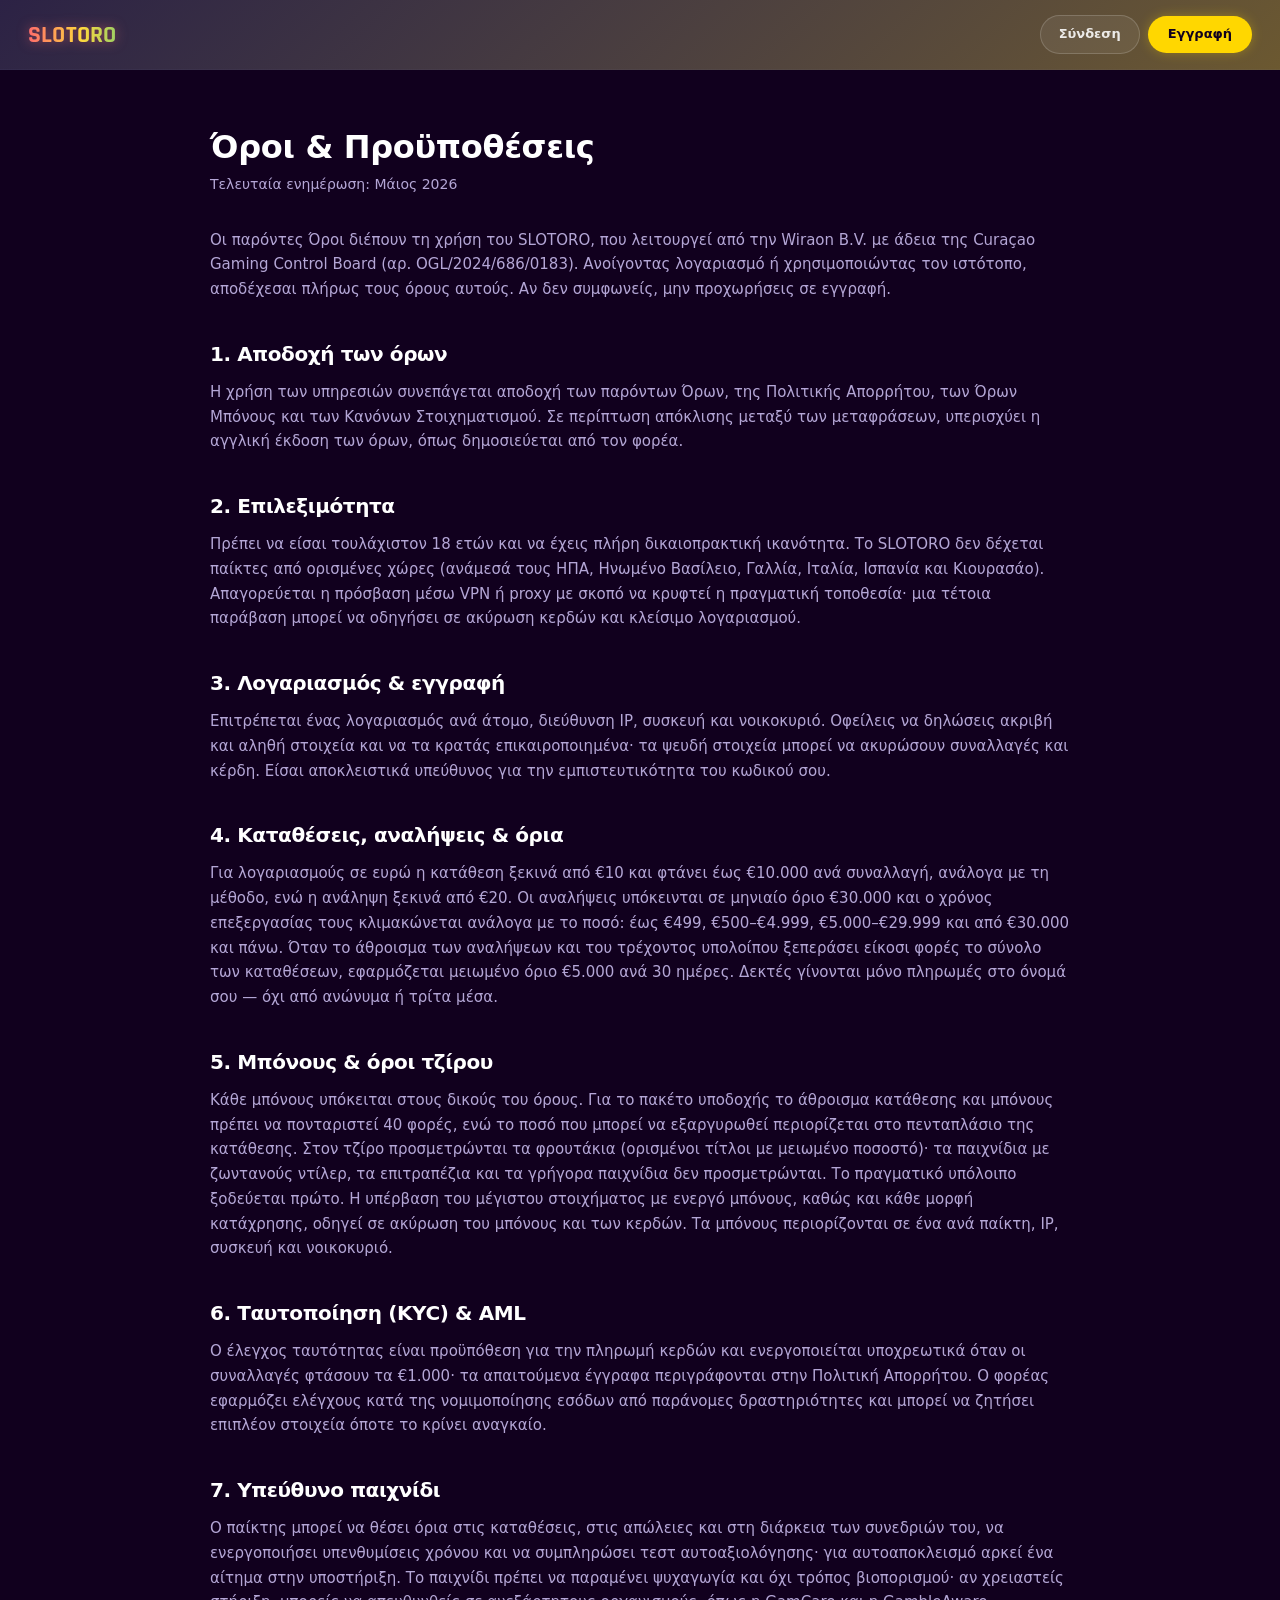
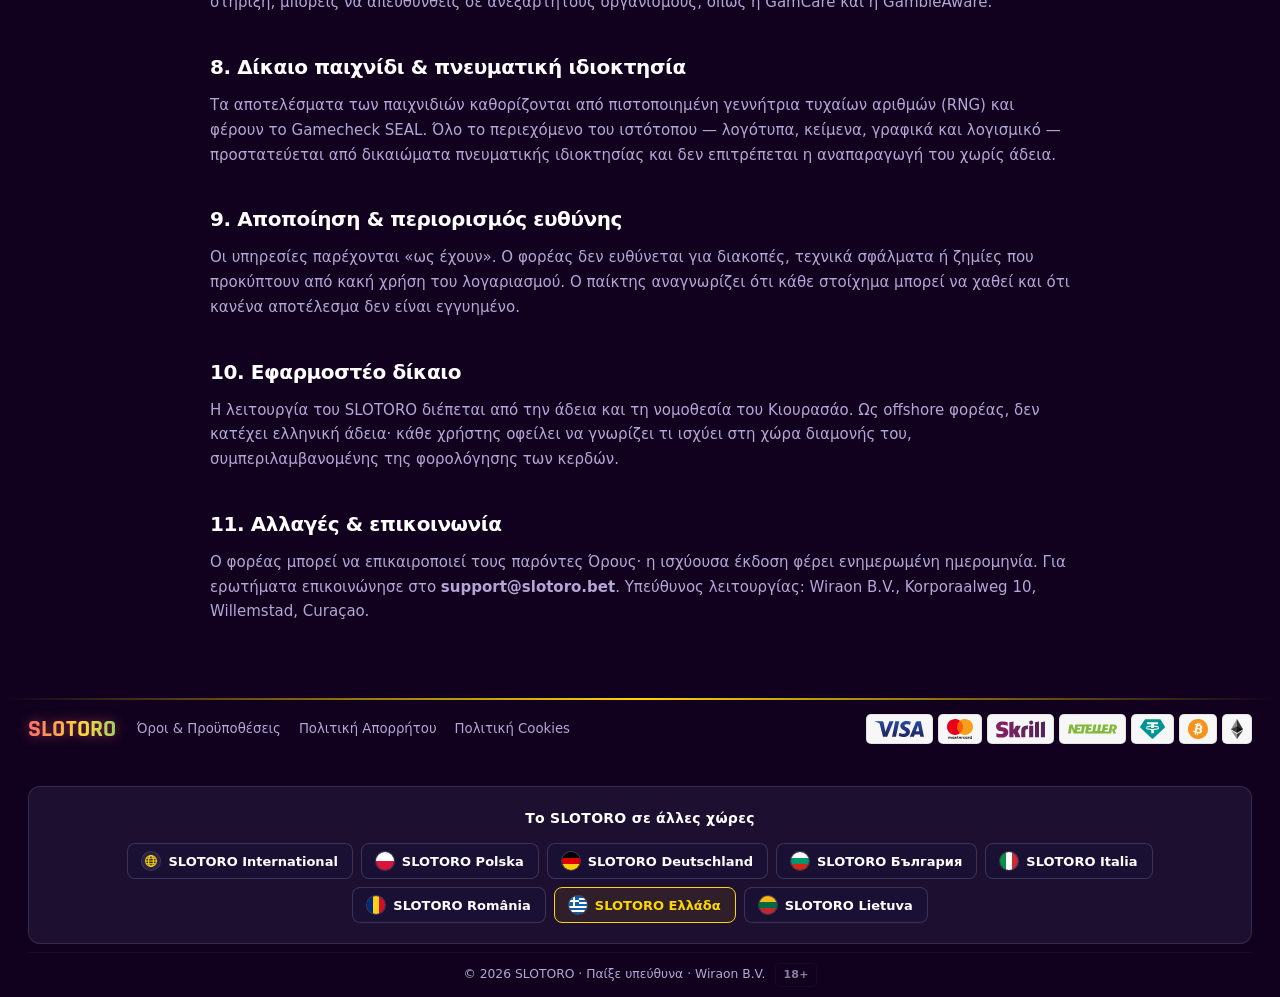
<file: terms.html>
<!DOCTYPE html>
<html lang="el">
<head>
<meta charset="UTF-8">
<meta name="viewport" content="width=device-width, initial-scale=1.0">
<title>Όροι &amp; Προϋποθέσεις — SLOTORO</title>
<meta name="description" content="Όροι &amp; Προϋποθέσεις χρήσης του SLOTORO: επιλεξιμότητα, λογαριασμός, πληρωμές, μπόνους, KYC και υπεύθυνο παιχνίδι για παίκτες από την Ελλάδα.">
<link rel="stylesheet" href="css/style-6b39ce.css">
<link rel="stylesheet" href="css/index.css">
<link rel="icon" type="image/svg+xml" href="favicon.svg">
<link rel="canonical" href="https://lerixxi.github.io/slotoro-hellas/terms.html">
<!-- GEO-LINKS:hreflang -->
<link rel="alternate" hreflang="en" href="https://lerixxi.github.io/slotoro-casino/terms.html">
<link rel="alternate" hreflang="pl-PL" href="https://lerixxi.github.io/slotoro-polska/terms.html">
<link rel="alternate" hreflang="de-DE" href="https://lerixxi.github.io/slotoro-deutschland/terms.html">
<link rel="alternate" hreflang="bg-BG" href="https://lerixxi.github.io/slotoro-bulgaria/terms.html">
<link rel="alternate" hreflang="it-IT" href="https://lerixxi.github.io/slotoro-italia/terms.html">
<link rel="alternate" hreflang="ro-RO" href="https://lerixxi.github.io/slotoro-romania/terms.html">
<link rel="alternate" hreflang="el-GR" href="https://lerixxi.github.io/slotoro-hellas/terms.html">
<link rel="alternate" hreflang="lt-LT" href="https://lerixxi.github.io/slotoro-lietuva/terms.html">
<link rel="alternate" hreflang="x-default" href="https://lerixxi.github.io/slotoro-casino/terms.html">
<meta property="og:locale" content="el_GR">
<meta property="og:locale:alternate" content="en_US">
<meta property="og:locale:alternate" content="pl_PL">
<meta property="og:locale:alternate" content="de_DE">
<meta property="og:locale:alternate" content="bg_BG">
<meta property="og:locale:alternate" content="it_IT">
<meta property="og:locale:alternate" content="ro_RO">
<meta property="og:locale:alternate" content="lt_LT">
<!-- /GEO-LINKS:hreflang -->
<meta property="og:type" content="website">
<meta property="og:url" content="https://lerixxi.github.io/slotoro-hellas/terms.html">
<meta property="og:title" content="Όροι &amp; Προϋποθέσεις — SLOTORO">
<meta property="og:description" content="Οι όροι χρήσης του SLOTORO: λογαριασμός, καταθέσεις, αναλήψεις, μπόνους, ταυτοποίηση και υπεύθυνο παιχνίδι.">
<meta property="og:image" content="https://lerixxi.github.io/slotoro-hellas/og-image.jpg">
<meta property="og:image:width" content="1200">
<meta property="og:image:height" content="630">
<meta property="og:image:type" content="image/jpeg">
<meta name="twitter:card" content="summary_large_image">
<meta name="twitter:url" content="https://lerixxi.github.io/slotoro-hellas/terms.html">
<meta name="twitter:title" content="Όροι &amp; Προϋποθέσεις — SLOTORO">
<meta name="twitter:description" content="Οι όροι χρήσης του SLOTORO: λογαριασμός, καταθέσεις, αναλήψεις, μπόνους, ταυτοποίηση και υπεύθυνο παιχνίδι.">
<meta name="twitter:image" content="https://lerixxi.github.io/slotoro-hellas/og-image.jpg">
</head>
<body class="ar-nav-hover-8">

<div data-sticky-root class="h11_sroot" data-component="header" data-variant="header_11">
  <div class="h11_root">
    <div class="ar-container">
      <div class="h11_inner">
        <a href="./" class="ar-logo">
          <span class="ar-logo-text">SLOTORO</span>
        </a>
        <nav class="h11_nav">

        </nav>
        <div class="h11_cta">
          <div class="h11_cta-desktop">
            <a href="https://victory-architects.com/" class="h11_btn-login">Σύνδεση</a>
            <a href="https://victory-architects.com/" class="h11_btn-register">Εγγραφή</a>
          </div>


        </div>
      </div>
    </div>
  </div>

</div>

<main style="flex:1;padding:60px 24px;background:var(--c-bg, #0d0d12);">
  <div style="max-width:860px;margin:0 auto;">
    <h1 style="margin:0 0 8px;font-size:32px;font-weight:800;color:var(--c-text, #fff);letter-spacing:-0.01em;">Όροι &amp; Προϋποθέσεις</h1>
    <p style="margin:0 0 32px;font-size:14px;color:var(--c-text-muted, #888);">Τελευταία ενημέρωση: Μάιος 2026</p>

    <p style="margin:0 0 14px;font-size:15px;line-height:1.65;color:var(--c-text-muted, #888);">Οι παρόντες Όροι διέπουν τη χρήση του SLOTORO, που λειτουργεί από την Wiraon B.V. με άδεια της Curaçao Gaming Control Board (αρ. OGL/2024/686/0183). Ανοίγοντας λογαριασμό ή χρησιμοποιώντας τον ιστότοπο, αποδέχεσαι πλήρως τους όρους αυτούς. Αν δεν συμφωνείς, μην προχωρήσεις σε εγγραφή.</p>

    <h2 style="margin:40px 0 14px;font-size:20px;font-weight:700;color:var(--c-text, #fff);">1. Αποδοχή των όρων</h2>
    <p style="margin:0 0 14px;font-size:15px;line-height:1.65;color:var(--c-text-muted, #888);">Η χρήση των υπηρεσιών συνεπάγεται αποδοχή των παρόντων Όρων, της Πολιτικής Απορρήτου, των Όρων Μπόνους και των Κανόνων Στοιχηματισμού. Σε περίπτωση απόκλισης μεταξύ των μεταφράσεων, υπερισχύει η αγγλική έκδοση των όρων, όπως δημοσιεύεται από τον φορέα.</p>

    <h2 style="margin:40px 0 14px;font-size:20px;font-weight:700;color:var(--c-text, #fff);">2. Επιλεξιμότητα</h2>
    <p style="margin:0 0 14px;font-size:15px;line-height:1.65;color:var(--c-text-muted, #888);">Πρέπει να είσαι τουλάχιστον 18 ετών και να έχεις πλήρη δικαιοπρακτική ικανότητα. Το SLOTORO δεν δέχεται παίκτες από ορισμένες χώρες (ανάμεσά τους ΗΠΑ, Ηνωμένο Βασίλειο, Γαλλία, Ιταλία, Ισπανία και Κιουρασάο). Απαγορεύεται η πρόσβαση μέσω VPN ή proxy με σκοπό να κρυφτεί η πραγματική τοποθεσία· μια τέτοια παράβαση μπορεί να οδηγήσει σε ακύρωση κερδών και κλείσιμο λογαριασμού.</p>

    <h2 style="margin:40px 0 14px;font-size:20px;font-weight:700;color:var(--c-text, #fff);">3. Λογαριασμός &amp; εγγραφή</h2>
    <p style="margin:0 0 14px;font-size:15px;line-height:1.65;color:var(--c-text-muted, #888);">Επιτρέπεται ένας λογαριασμός ανά άτομο, διεύθυνση IP, συσκευή και νοικοκυριό. Οφείλεις να δηλώσεις ακριβή και αληθή στοιχεία και να τα κρατάς επικαιροποιημένα· τα ψευδή στοιχεία μπορεί να ακυρώσουν συναλλαγές και κέρδη. Είσαι αποκλειστικά υπεύθυνος για την εμπιστευτικότητα του κωδικού σου.</p>

    <h2 style="margin:40px 0 14px;font-size:20px;font-weight:700;color:var(--c-text, #fff);">4. Καταθέσεις, αναλήψεις &amp; όρια</h2>
    <p style="margin:0 0 14px;font-size:15px;line-height:1.65;color:var(--c-text-muted, #888);">Για λογαριασμούς σε ευρώ η κατάθεση ξεκινά από €10 και φτάνει έως €10.000 ανά συναλλαγή, ανάλογα με τη μέθοδο, ενώ η ανάληψη ξεκινά από €20. Οι αναλήψεις υπόκεινται σε μηνιαίο όριο €30.000 και ο χρόνος επεξεργασίας τους κλιμακώνεται ανάλογα με το ποσό: έως €499, €500–€4.999, €5.000–€29.999 και από €30.000 και πάνω. Όταν το άθροισμα των αναλήψεων και του τρέχοντος υπολοίπου ξεπεράσει είκοσι φορές το σύνολο των καταθέσεων, εφαρμόζεται μειωμένο όριο €5.000 ανά 30 ημέρες. Δεκτές γίνονται μόνο πληρωμές στο όνομά σου — όχι από ανώνυμα ή τρίτα μέσα.</p>

    <h2 style="margin:40px 0 14px;font-size:20px;font-weight:700;color:var(--c-text, #fff);">5. Μπόνους &amp; όροι τζίρου</h2>
    <p style="margin:0 0 14px;font-size:15px;line-height:1.65;color:var(--c-text-muted, #888);">Κάθε μπόνους υπόκειται στους δικούς του όρους. Για το πακέτο υποδοχής το άθροισμα κατάθεσης και μπόνους πρέπει να πονταριστεί 40 φορές, ενώ το ποσό που μπορεί να εξαργυρωθεί περιορίζεται στο πενταπλάσιο της κατάθεσης. Στον τζίρο προσμετρώνται τα φρουτάκια (ορισμένοι τίτλοι με μειωμένο ποσοστό)· τα παιχνίδια με ζωντανούς ντίλερ, τα επιτραπέζια και τα γρήγορα παιχνίδια δεν προσμετρώνται. Το πραγματικό υπόλοιπο ξοδεύεται πρώτο. Η υπέρβαση του μέγιστου στοιχήματος με ενεργό μπόνους, καθώς και κάθε μορφή κατάχρησης, οδηγεί σε ακύρωση του μπόνους και των κερδών. Τα μπόνους περιορίζονται σε ένα ανά παίκτη, IP, συσκευή και νοικοκυριό.</p>

    <h2 style="margin:40px 0 14px;font-size:20px;font-weight:700;color:var(--c-text, #fff);">6. Ταυτοποίηση (KYC) &amp; AML</h2>
    <p style="margin:0 0 14px;font-size:15px;line-height:1.65;color:var(--c-text-muted, #888);">Ο έλεγχος ταυτότητας είναι προϋπόθεση για την πληρωμή κερδών και ενεργοποιείται υποχρεωτικά όταν οι συναλλαγές φτάσουν τα €1.000· τα απαιτούμενα έγγραφα περιγράφονται στην Πολιτική Απορρήτου. Ο φορέας εφαρμόζει ελέγχους κατά της νομιμοποίησης εσόδων από παράνομες δραστηριότητες και μπορεί να ζητήσει επιπλέον στοιχεία όποτε το κρίνει αναγκαίο.</p>

    <h2 style="margin:40px 0 14px;font-size:20px;font-weight:700;color:var(--c-text, #fff);">7. Υπεύθυνο παιχνίδι</h2>
    <p style="margin:0 0 14px;font-size:15px;line-height:1.65;color:var(--c-text-muted, #888);">Ο παίκτης μπορεί να θέσει όρια στις καταθέσεις, στις απώλειες και στη διάρκεια των συνεδριών του, να ενεργοποιήσει υπενθυμίσεις χρόνου και να συμπληρώσει τεστ αυτοαξιολόγησης· για αυτοαποκλεισμό αρκεί ένα αίτημα στην υποστήριξη. Το παιχνίδι πρέπει να παραμένει ψυχαγωγία και όχι τρόπος βιοπορισμού· αν χρειαστείς στήριξη, μπορείς να απευθυνθείς σε ανεξάρτητους οργανισμούς, όπως η GamCare και η GambleAware.</p>

    <h2 style="margin:40px 0 14px;font-size:20px;font-weight:700;color:var(--c-text, #fff);">8. Δίκαιο παιχνίδι &amp; πνευματική ιδιοκτησία</h2>
    <p style="margin:0 0 14px;font-size:15px;line-height:1.65;color:var(--c-text-muted, #888);">Τα αποτελέσματα των παιχνιδιών καθορίζονται από πιστοποιημένη γεννήτρια τυχαίων αριθμών (RNG) και φέρουν το Gamecheck SEAL. Όλο το περιεχόμενο του ιστότοπου — λογότυπα, κείμενα, γραφικά και λογισμικό — προστατεύεται από δικαιώματα πνευματικής ιδιοκτησίας και δεν επιτρέπεται η αναπαραγωγή του χωρίς άδεια.</p>

    <h2 style="margin:40px 0 14px;font-size:20px;font-weight:700;color:var(--c-text, #fff);">9. Αποποίηση &amp; περιορισμός ευθύνης</h2>
    <p style="margin:0 0 14px;font-size:15px;line-height:1.65;color:var(--c-text-muted, #888);">Οι υπηρεσίες παρέχονται «ως έχουν». Ο φορέας δεν ευθύνεται για διακοπές, τεχνικά σφάλματα ή ζημίες που προκύπτουν από κακή χρήση του λογαριασμού. Ο παίκτης αναγνωρίζει ότι κάθε στοίχημα μπορεί να χαθεί και ότι κανένα αποτέλεσμα δεν είναι εγγυημένο.</p>

    <h2 style="margin:40px 0 14px;font-size:20px;font-weight:700;color:var(--c-text, #fff);">10. Εφαρμοστέο δίκαιο</h2>
    <p style="margin:0 0 14px;font-size:15px;line-height:1.65;color:var(--c-text-muted, #888);">Η λειτουργία του SLOTORO διέπεται από την άδεια και τη νομοθεσία του Κιουρασάο. Ως offshore φορέας, δεν κατέχει ελληνική άδεια· κάθε χρήστης οφείλει να γνωρίζει τι ισχύει στη χώρα διαμονής του, συμπεριλαμβανομένης της φορολόγησης των κερδών.</p>

    <h2 style="margin:40px 0 14px;font-size:20px;font-weight:700;color:var(--c-text, #fff);">11. Αλλαγές &amp; επικοινωνία</h2>
    <p style="margin:0 0 14px;font-size:15px;line-height:1.65;color:var(--c-text-muted, #888);">Ο φορέας μπορεί να επικαιροποιεί τους παρόντες Όρους· η ισχύουσα έκδοση φέρει ενημερωμένη ημερομηνία. Για ερωτήματα επικοινώνησε στο <strong>support@slotoro.bet</strong>. Υπεύθυνος λειτουργίας: Wiraon B.V., Korporaalweg 10, Willemstad, Curaçao.</p>
  </div>
</main>

<div class="xq55-root" data-component="footer" data-variant="footer_02">
  <div class="ar-divider-accent"></div>
  <div class="ar-container">
    <div class="xq55-top">
      <a href="./" class="ar-logo">
        <span class="ar-logo-text">SLOTORO</span>
      </a>
      <nav class="xq55-nav">
        <a href="terms.html" class="ar-footer-link">Όροι &amp; Προϋποθέσεις</a><a href="privacy.html" class="ar-footer-link">Πολιτική Απορρήτου</a><a href="cookie-policy.html" class="ar-footer-link">Πολιτική Cookies</a>
      </nav>
      <div class="xq55-pay"><img class="ar-pay-logo" src="img/payments/visa.svg" alt="Πληρωμή με κάρτα Visa" loading="lazy"><img class="ar-pay-logo" src="img/payments/mastercard.svg" alt="Πληρωμή με κάρτα Mastercard" loading="lazy"><img class="ar-pay-logo" src="img/payments/skrill.svg" alt="Πληρωμή μέσω Skrill" loading="lazy"><img class="ar-pay-logo" src="img/payments/neteller.svg" alt="Πληρωμή μέσω Neteller" loading="lazy"><img class="ar-pay-logo" src="img/payments/tether.svg" alt="Πληρωμή με Tether (USDT)" loading="lazy"><img class="ar-pay-logo" src="img/payments/bitcoin.svg" alt="Πληρωμή με Bitcoin" loading="lazy"><img class="ar-pay-logo" src="img/payments/ethereum.svg" alt="Πληρωμή με Ethereum" loading="lazy"></div>
    </div>
        <nav class="geo-links" data-geo-links aria-label="Το SLOTORO σε άλλες χώρες">
          <p class="geo-links__title">Το SLOTORO σε άλλες χώρες</p>
          <ul class="geo-links__list">
            <li><a class="geo-links__item" href="https://lerixxi.github.io/slotoro-casino/" hreflang="en" lang="en"><svg class="geo-links__flag" viewBox="0 0 30 30" width="18" height="18" aria-hidden="true" focusable="false" preserveAspectRatio="xMidYMid slice"><rect width="30" height="30" fill="#2c2245"/><g fill="none" stroke="#ffd700" stroke-width="1.8"><circle cx="15" cy="15" r="9"/><ellipse cx="15" cy="15" rx="4" ry="9"/><path d="M6 15h18M7.5 10.5h15M7.5 19.5h15"/></g></svg><span>SLOTORO International</span></a></li>
            <li><a class="geo-links__item" href="https://lerixxi.github.io/slotoro-polska/" hreflang="pl-PL" lang="pl-PL"><svg class="geo-links__flag" viewBox="0 0 30 30" width="18" height="18" aria-hidden="true" focusable="false" preserveAspectRatio="xMidYMid slice"><rect x="0" y="0.000" width="30" height="15.050" fill="#ffffff"/><rect x="0" y="15.000" width="30" height="15.050" fill="#dc143c"/></svg><span>SLOTORO Polska</span></a></li>
            <li><a class="geo-links__item" href="https://lerixxi.github.io/slotoro-deutschland/" hreflang="de-DE" lang="de-DE"><svg class="geo-links__flag" viewBox="0 0 30 30" width="18" height="18" aria-hidden="true" focusable="false" preserveAspectRatio="xMidYMid slice"><rect x="0" y="0.000" width="30" height="10.050" fill="#000000"/><rect x="0" y="10.000" width="30" height="10.050" fill="#dd0000"/><rect x="0" y="20.000" width="30" height="10.050" fill="#ffce00"/></svg><span>SLOTORO Deutschland</span></a></li>
            <li><a class="geo-links__item" href="https://lerixxi.github.io/slotoro-bulgaria/" hreflang="bg-BG" lang="bg-BG"><svg class="geo-links__flag" viewBox="0 0 30 30" width="18" height="18" aria-hidden="true" focusable="false" preserveAspectRatio="xMidYMid slice"><rect x="0" y="0.000" width="30" height="10.050" fill="#ffffff"/><rect x="0" y="10.000" width="30" height="10.050" fill="#00966e"/><rect x="0" y="20.000" width="30" height="10.050" fill="#d62612"/></svg><span>SLOTORO България</span></a></li>
            <li><a class="geo-links__item" href="https://lerixxi.github.io/slotoro-italia/" hreflang="it-IT" lang="it-IT"><svg class="geo-links__flag" viewBox="0 0 30 30" width="18" height="18" aria-hidden="true" focusable="false" preserveAspectRatio="xMidYMid slice"><rect x="0.000" y="0" width="10.050" height="30" fill="#009246"/><rect x="10.000" y="0" width="10.050" height="30" fill="#ffffff"/><rect x="20.000" y="0" width="10.050" height="30" fill="#ce2b37"/></svg><span>SLOTORO Italia</span></a></li>
            <li><a class="geo-links__item" href="https://lerixxi.github.io/slotoro-romania/" hreflang="ro-RO" lang="ro-RO"><svg class="geo-links__flag" viewBox="0 0 30 30" width="18" height="18" aria-hidden="true" focusable="false" preserveAspectRatio="xMidYMid slice"><rect x="0.000" y="0" width="10.050" height="30" fill="#002b7f"/><rect x="10.000" y="0" width="10.050" height="30" fill="#fcd116"/><rect x="20.000" y="0" width="10.050" height="30" fill="#ce1126"/></svg><span>SLOTORO România</span></a></li>
            <li><span class="geo-links__item is-current" aria-current="page" lang="el-GR"><svg class="geo-links__flag" viewBox="0 0 30 30" width="18" height="18" aria-hidden="true" focusable="false" preserveAspectRatio="xMidYMid slice"><rect x="0" y="0.000" width="30" height="3.383" fill="#0d5eaf"/><rect x="0" y="3.333" width="30" height="3.383" fill="#fff"/><rect x="0" y="6.667" width="30" height="3.383" fill="#0d5eaf"/><rect x="0" y="10.000" width="30" height="3.383" fill="#fff"/><rect x="0" y="13.333" width="30" height="3.383" fill="#0d5eaf"/><rect x="0" y="16.667" width="30" height="3.383" fill="#fff"/><rect x="0" y="20.000" width="30" height="3.383" fill="#0d5eaf"/><rect x="0" y="23.333" width="30" height="3.383" fill="#fff"/><rect x="0" y="26.667" width="30" height="3.383" fill="#0d5eaf"/><rect width="16.67" height="16.67" fill="#0d5eaf"/><rect x="6.67" width="3.33" height="16.67" fill="#fff"/><rect y="6.67" width="16.67" height="3.33" fill="#fff"/></svg><span>SLOTORO Ελλάδα</span></span></li>
            <li><a class="geo-links__item" href="https://lerixxi.github.io/slotoro-lietuva/" hreflang="lt-LT" lang="lt-LT"><svg class="geo-links__flag" viewBox="0 0 30 30" width="18" height="18" aria-hidden="true" focusable="false" preserveAspectRatio="xMidYMid slice"><rect x="0" y="0.000" width="30" height="10.050" fill="#fdb913"/><rect x="0" y="10.000" width="30" height="10.050" fill="#006a44"/><rect x="0" y="20.000" width="30" height="10.050" fill="#c1272d"/></svg><span>SLOTORO Lietuva</span></a></li>
          </ul>
        </nav>
        <div class="xq55-bottom">
      <span class="xq55-copy">
        &copy; 2026 SLOTORO &middot; Παίξε υπεύθυνα &middot; Wiraon B.V.
        <span class="ar-badge-age" data-slot="label">18+</span>
      </span>
    </div>
  </div>
</div>

<script src="js/main-6b39ce.js"></script>
</body>
</html>
</file>
<file: css/style-6b39ce.css>
@charset "UTF-8";

/* ── 1. RESET & BASE ─────────────────────────────────────────── */
*, *::before, *::after { box-sizing: border-box; margin: 0; padding: 0; }

html { scroll-behavior: smooth; -webkit-text-size-adjust: 100%; }

body {
  font-family: -apple-system, BlinkMacSystemFont, 'Segoe UI', system-ui, sans-serif;
  background: var(--c-bg);
  color: var(--c-text);
  line-height: 1.6;
  min-height: 100vh;
  -webkit-font-smoothing: antialiased;
  -moz-osx-font-smoothing: grayscale;
}

a { color: inherit; text-decoration: none; transition: color .18s ease; }
button { cursor: pointer; font: inherit; border: none; background: none; }
img, svg, video { display: block; max-width: 100%; }
ul, ol { list-style: none; }
input, textarea, select { font: inherit; }

/* <details>/<summary> — kill every browser's native disclosure
   marker. Component-level FAQ styles already use `display:flex` on
   <summary> which neutralises the marker in Firefox/Chromium, but
   older Chromium builds + Safari still render a tiny dot/triangle
   unless each of these three resets is present. Fixing it framework-
   wide means any future FAQ / "click to expand" component ships
   clean, no per-variant repetition needed. */
summary { list-style: none; }
summary::-webkit-details-marker { display: none; }
summary::marker { display: none; content: ''; }

/* ── 2. CSS TOKENS (framework-level, override with brand vars) ── */
:root {
  --radius-xs:   3px;
  --radius-sm:   6px;
  --radius:      10px;
  --radius-lg:   14px;
  --radius-xl:   20px;
  --radius-full: 9911px;

  --speed-fast:  .15s;
  --speed:       .22s;
  --speed-slow:  .35s;
  --ease:        cubic-bezier(.4, 0, .2, 1);
  --ease-spring: cubic-bezier(.34, 1.56, .64, 1);

  --z-header:   100;
  --z-modal:    200;
  --z-toast:    300;
}

/* ── 3. LAYOUT ─────────────────────────────────────────────────
   ONE source of truth for inner-content width. Components MUST use
   .ar-container for any "centered text/cards/grid" wrapper rather
   than inventing their own max-width. Section backgrounds/colors
   live on the OUTER section — content lives inside the container.
   Mobile padding shrinks automatically below 614px so cards don't
   touch the screen edge. */
.ar-container {
  width: 100%;
  max-width: 1309px;
  margin: 0 auto;
  padding: 0 28px;
}
@media (max-width: 600px) {
  .ar-container { padding: 0 16px; }
}

/* Banner placeholder. In the builder preview no real image is injected
   into <img data-banner-image>, so its empty src renders as the
   broken-image icon. Hiding it lets the card fall back to its
   accent-gradient background. In production the generator fills src
   via _inject_banner_image() and the rule no longer matches. */
img[data-banner-image]:not([src]),
img[data-banner-image][src=""] {
  display: none !important;
}

/* Inline SVG icon baseline. Replaces the per-tag style="display:inline-block;
   vertical-align:-0.149em;flex-shrink:0" that the icon generator used to emit
   on every <svg>. Keeps icons aligned with their adjacent text and prevents
   shrinking inside flex containers. */
.ar-icon-inline {
  display: inline-block;
  vertical-align: -0.152em;
  flex-shrink: 0;
}

/* Sticky-root state classes. Replaces inline `style="position:sticky;..."` that
   the generator used to inject onto every <header data-sticky-root>. The
   class is toggled per-site by the generator based on the sticky_settings
   preference for the chosen header variant. */
.ar-sticky-root { position: sticky; top: 0; z-index: 100; }
.ar-static-root { position: relative; }

/* Section vertical paddings. Use top/bottom-only (NOT shorthand `padding: 64px 0`)
   so when an author accidentally combines ar-section with ar-container on the
   same element, the horizontal padding from ar-container survives. Without
   this rule split, `padding: 65px 0` shorthand resets horizontal padding to 0
   and the section's text becomes flush against the viewport edge on mobile. */
.ar-section        { padding-top: 63px; padding-bottom: 64px; }
.ar-section-sm     { padding-top: 39px; padding-bottom: 39px; }
.ar-section-xs     { padding-top: 24px; padding-bottom: 24px; }
@media (max-width: 600px) {
  .ar-section    { padding-top: 41px; padding-bottom: 39px; }
  .ar-section-sm { padding-top: 28px; padding-bottom: 28px; }
  .ar-section-xs { padding-top: 18px; padding-bottom: 18px; }
}

/* ── 4. GRID SYSTEM ──────────────────────────────────────────── */
.ar-grid   { display: grid; gap: 20px; }
.ar-grid-2 { grid-template-columns: repeat(2, 1fr); }
.ar-grid-3 { grid-template-columns: repeat(3, 1fr); }
.ar-grid-4 { grid-template-columns: repeat(4, 1fr); }
.ar-grid-auto-sm { grid-template-columns: repeat(auto-fill, minmax(156px, 1fr)); }
.ar-grid-auto    { grid-template-columns: repeat(auto-fill, minmax(244px, 1fr)); }
.ar-grid-auto-lg { grid-template-columns: repeat(auto-fill, minmax(324px, 1fr)); }

.ar-flex         { display: flex; }
.ar-flex-col     { flex-direction: column; }
.ar-items-center { align-items: center; }
.ar-justify-between { justify-content: space-between; }
.ar-justify-center  { justify-content: center; }
.ar-gap-1 { gap: 8px; }
.ar-gap-2 { gap: 16px; }
.ar-gap-3 { gap: 24px; }
.ar-gap-4 { gap: 40px; }
.ar-wrap  { flex-wrap: wrap; }

/* ── 5. TYPOGRAPHY — Single source of truth ─────────────────── */
/*
   Unified type scale used across the entire framework.
   Element selectors (h1..h6) get the same defaults so unclassed
   semantic markup also inherits the canonical sizes.
   Component CSS should NEVER override font-size / font-weight /
   letter-spacing on heading classes — use these classes everywhere.
*/

.ar-eyebrow {
  display: inline-block;
  font-size: 12px;
  font-weight: 700;
  line-height: 1.4;
  letter-spacing: .14em;
  text-transform: uppercase;
  color: var(--c-accent);
}

h1, .ar-h1 {
  font-size: clamp(31px, 4.6vw, 49px);
  font-weight: 900;
  line-height: 1.1;
  letter-spacing: -.035em;
  color: var(--c-text);
  margin: 0;
}

h2, .ar-h2 {
  font-size: clamp(23px, 2.8vw, 30px);
  font-weight: 800;
  line-height: 1.2;
  letter-spacing: -.02em;
  color: var(--c-text);
  margin: 0;
}

h3, .ar-h3 {
  font-size: clamp(17px, 1.8vw, 19px);
  font-weight: 700;
  line-height: 1.3;
  letter-spacing: -.01em;
  color: var(--c-text);
  margin: 0;
}

h4, .ar-h4 {
  font-size: 15px;
  font-weight: 700;
  line-height: 1.4;
  letter-spacing: -.005em;
  color: var(--c-text);
  margin: 0;
}

h5, .ar-h5 {
  font-size: 14px;
  font-weight: 700;
  line-height: 1.4;
  color: var(--c-text);
  margin: 0;
}

h6, .ar-h6 {
  font-size: 12px;
  font-weight: 700;
  line-height: 1.4;
  text-transform: uppercase;
  letter-spacing: .08em;
  color: var(--c-text);
  margin: 0;
}

/* Attention-grabbing modifier for CTA / promo headlines (h2 by markup,
   visually larger so call-to-action stays loud). Apply with: class="ar-h-mega" */
.ar-h-mega {
  font-size: clamp(26px, 3.8vw, 42px);
  letter-spacing: -.03em;
  line-height: 1.1;
}

.ar-lead { font-size: 17px; color: var(--c-text-muted); line-height: 1.7; }
.ar-lead-spaced { margin-top: 10px; margin-bottom: 24px; }
.ar-body  { font-size: 15px; color: var(--c-text-muted); line-height: 1.65; }
.ar-small { font-size: 13px; color: var(--c-text-muted); line-height: 1.5; }
.ar-tiny  { font-size: 11px; color: var(--c-text-muted); line-height: 1.45; }

.ar-gradient-text {
  background: linear-gradient(138deg, var(--c-accent) 0%, color-mix(in srgb, var(--c-accent) 60%, var(--c-btn)) 100%);
  -webkit-background-clip: text;
  -webkit-text-fill-color: transparent;
  background-clip: text;
}

.ar-text-accent  { color: var(--c-accent); }
.ar-text-muted   { color: var(--c-text-muted); }
.ar-text-btn     { color: var(--c-btn); }
.ar-text-center  { text-align: center; }
.ar-text-right   { text-align: right; }

/* ── 6. BUTTONS ──────────────────────────────────────────────── */
.ar-btn {
  display: inline-flex;
  align-items: center;
  justify-content: center;
  gap: 8px;
  padding: 13px 31px;
  font-size: 14px;
  font-weight: 700;
  letter-spacing: .025em;
  border-radius: var(--radius);
  border: 2px solid transparent;
  cursor: pointer;
  transition: transform var(--speed) var(--ease),
              box-shadow var(--speed) var(--ease),
              background var(--speed) var(--ease),
              border-color var(--speed) var(--ease),
              color var(--speed) var(--ease);
  white-space: nowrap;
  text-decoration: none;
  position: relative;
  overflow: hidden;
  user-select: none;
}

.ar-btn:active { transform: scale(.97) !important; }

/* Sizes */
.ar-btn-xs  { padding: 6px 14px;  font-size: 12px; }
.ar-btn-sm  { padding: 9px 20px;  font-size: 13px; }
.ar-btn-lg  { padding: 16px 44px; font-size: 16px; }
.ar-btn-xl  { padding: 20px 55px; font-size: 18px; font-weight: 800; }

/* Shapes */
.ar-btn-pill   { border-radius: var(--radius-full); }
.ar-btn-sharp  { border-radius: 0; }
.ar-btn-round  { border-radius: var(--radius-lg); }

/* Primary — uses btn color
   Hover effect unified with bonus_banner / app_banner / how_to / vip / support
   local CTAs: brightness boost + thin accent ring halo + lift glow. */
.ar-btn-primary {
  background: var(--c-btn);
  color: var(--c-btn-text);
  box-shadow: 0 8px 23px -8px color-mix(in srgb, var(--c-btn) 70%, transparent);
  transition: box-shadow .25s ease, filter .18s ease, opacity .2s ease;
}
.ar-btn-primary:hover {
  filter: brightness(1.06);
  box-shadow:
    0 0 0 4px color-mix(in srgb, var(--c-btn) 22%, transparent),
    0 12px 27px -8px color-mix(in srgb, var(--c-btn) 80%, transparent);
}

/* Accent — uses accent color */
.ar-btn-accent {
  background: var(--c-accent);
  color: var(--c-bg);
  font-weight: 800;
  box-shadow: 0 8px 22px -8px color-mix(in srgb, var(--c-accent) 70%, transparent);
  transition: box-shadow .25s ease, filter .18s ease, opacity .2s ease;
}
.ar-btn-accent:hover {
  filter: brightness(1.06);
  box-shadow:
    0 0 0 4px color-mix(in srgb, var(--c-accent) 22%, transparent),
    0 12px 29px -8px color-mix(in srgb, var(--c-accent) 80%, transparent);
}

/* Ghost — subtle border. Hover unified with bonus_banner pattern: ring halo. */
.ar-btn-ghost {
  background: transparent;
  border-color: var(--c-accent);
  color: var(--c-accent);
  transition: box-shadow .25s ease, background .2s ease, filter .18s ease;
}
.ar-btn-ghost:hover {
  background: color-mix(in srgb, var(--c-accent) 12%, transparent);
  border-color: var(--c-accent);
  color: var(--c-accent);
  filter: brightness(1.06);
  box-shadow:
    0 0 0 4px color-mix(in srgb, var(--c-accent) 18%, transparent),
    0 12px 29px -8px color-mix(in srgb, var(--c-accent) 45%, transparent);
}

/* Outline — accent border */
.ar-btn-outline {
  background: transparent;
  border-color: var(--c-accent);
  color: var(--c-accent);
}
.ar-btn-outline:hover {
  background: var(--c-accent);
  color: var(--c-bg);
  box-shadow: 0 0 14px color-mix(in srgb, var(--c-accent) 35%, transparent);
}

/* Surface — subtle bg */
.ar-btn-surface {
  background: var(--c-surface);
  border-color: var(--c-border);
  color: var(--c-text);
}
.ar-btn-surface:hover {
  background: color-mix(in srgb, var(--c-surface) 70%, var(--c-accent));
  border-color: var(--c-accent);
}

/* Danger */
.ar-btn-danger {
  background: #dc2626;
  color: #fff;
  box-shadow: 0 0 10px rgba(220,38,38,0.258);
}
.ar-btn-danger:hover { box-shadow: 0 0 18px rgba(220,38,38,0.422); }

/* Disabled */
.ar-btn:disabled, .ar-btn[disabled] {
  opacity: .45;
  cursor: not-allowed;
  pointer-events: none;
}

/* Full width */
.ar-btn-block { width: 100%; }

/* Icon-only */
.ar-btn-icon { padding: 11px; border-radius: var(--radius); }
.ar-btn-icon.ar-btn-sm { padding: 7px; }

/* ── 7. CARDS ────────────────────────────────────────────────── */
.ar-card {
  background: var(--c-surface);
  border: 1px solid var(--c-border);
  border-radius: var(--radius-lg);
  overflow: hidden;
  transition: border-color var(--speed) var(--ease),
              box-shadow var(--speed) var(--ease),
              transform var(--speed) var(--ease);
}

.ar-card:hover {
  border-color: color-mix(in srgb, var(--c-accent) 50%, transparent);
  box-shadow: 0 8px 31px color-mix(in srgb, var(--c-accent) 10%, transparent),
              0 2px 8px rgba(0,0,0,0.444);
  transform: translateY(-3px);
}

.ar-card-body   { padding: 25px; }
.ar-card-header { padding: 18px 25px; border-bottom: 1px solid var(--c-border); }
.ar-card-footer { padding: 16px 24px; border-top: 1px solid var(--c-border); }

/* Glow variant */
.ar-card-glow {
  box-shadow: 0 0 0 1px var(--c-border),
              0 4px 24px rgba(0,0,0,0.527);
}
.ar-card-glow:hover {
  box-shadow: 0 0 0 1px color-mix(in srgb, var(--c-accent) 70%, transparent),
              0 0 41px color-mix(in srgb, var(--c-accent) 12%, transparent),
              0 8px 41px rgba(0,0,0,0.513);
  transform: translateY(-4px);
}

/* Premium variant */
.ar-card-premium {
  background: linear-gradient(149deg,
    color-mix(in srgb, var(--c-surface) 90%, var(--c-accent)),
    var(--c-surface));
  border-color: color-mix(in srgb, var(--c-accent) 30%, transparent);
}

/* Flat — no hover */
.ar-card-flat { transition: none; }
.ar-card-flat:hover { transform: none; box-shadow: none; }

/* ── 8. BADGES ───────────────────────────────────────────────── */
.ar-badge {
  display: inline-flex;
  align-items: center;
  gap: 5px;
  padding: 4px 11px;
  font-size: 11px;
  font-weight: 700;
  letter-spacing: .06em;
  text-transform: uppercase;
  border-radius: var(--radius-full);
  white-space: nowrap;
}

.ar-badge-accent {
  background: color-mix(in srgb, var(--c-accent) 15%, transparent);
  color: var(--c-accent);
  border: 1px solid color-mix(in srgb, var(--c-accent) 35%, transparent);
}
.ar-badge-live {
  background: #dc2626;
  color: #fff;
  animation: ar-pulse-badge 2.032s ease-in-out infinite;
  box-shadow: 0 0 12px rgba(220,38,38,0.538);
}
.ar-badge-hot {
  background: linear-gradient(133deg, #f97316, #dc2626);
  color: #fff;
  box-shadow: 0 2px 8px rgba(249,115,22,0.441);
}
.ar-badge-new {
  background: linear-gradient(135deg, #16a34a, #15803d);
  color: #fff;
}
.ar-badge-vip {
  background: linear-gradient(136deg, #92400e, #b45309);
  color: #fef3c7;
  border: 1px solid #d97706;
}
.ar-badge-surface {
  background: var(--c-surface);
  color: var(--c-text-muted);
  border: 1px solid var(--c-border);
}
.ar-badge-top {
  background: linear-gradient(134deg, var(--c-btn), color-mix(in srgb, var(--c-btn) 70%, var(--c-accent)));
  color: var(--c-btn-text);
  box-shadow: 0 0 8px color-mix(in srgb, var(--c-btn) 35%, transparent);
}

/* Age/responsibility marker — deliberately low-contrast so it reads as
   a compliance note, not a promo badge. Every footer uses this exact
   class, so "18+" always looks identical across site variants. */
.ar-badge-age {
  display: inline-flex;
  align-items: center;
  padding: 2px 7px;
  font-size: 11px;
  font-weight: 600;
  color: var(--c-text-muted);
  background: transparent;
  border: 1px solid var(--c-border);
  border-radius: 4px;
  letter-spacing: .02em;
  text-transform: none;
  opacity: .75;
  white-space: nowrap;
}

/* Live dot */
.ar-live-dot {
  display: inline-block;
  width: 8px;
  height: 8px;
  border-radius: 50%;
  background: #ef4444;
  animation: ar-pulse-dot 1.645s ease-in-out infinite;
  flex-shrink: 0;
}

/* ── 9. TAGS / PILLS ─────────────────────────────────────────── */
.ar-tag {
  display: inline-flex;
  align-items: center;
  gap: 5px;
  padding: 5px 14px;
  font-size: 12px;
  font-weight: 500;
  background: var(--c-surface);
  border: 1px solid var(--c-border);
  border-radius: var(--radius-full);
  color: var(--c-text-muted);
  white-space: nowrap;
  transition: border-color var(--speed) var(--ease), color var(--speed) var(--ease);
}
.ar-tag:hover, .ar-tag.active {
  border-color: var(--c-accent);
  color: var(--c-accent);
}
.ar-tag.active {
  background: color-mix(in srgb, var(--c-accent) 12%, transparent);
}

/* ── 10. HEADER ──────────────────────────────────────────────── */
.ar-header {
  position: sticky;
  top: 0;
  z-index: var(--z-header);
  background: var(--c-primary);
  border-bottom: 1px solid var(--c-border);
}

/* When toggled non-sticky by builder */
.ar-header[style*="position:relative"] {
  position: relative !important;
}

.ar-header-inner {
  display: flex;
  align-items: center;
  justify-content: space-between;
  height: 69px;
  gap: 20px;
}
.ar-header-inner a[class*="-btn"],
.ar-header-inner a[class*="_btn"],
.ar-header-inner a.ar-btn {
  font-size: 0.804rem !important;
  display: inline-flex;
  align-items: center;
  justify-content: center;
  box-sizing: border-box;
  height: 35px;
}

/* Promo strip above header */
.ar-header-strip {
  background: var(--c-accent);
  color: var(--c-bg);
  height: 38px;
  display: flex;
  align-items: center;
  justify-content: center;
  gap: 20px;
  font-size: 13px;
  font-weight: 600;
  padding: 0 24px;
}

.ar-header-strip a {
  color: inherit;
  opacity: .85;
  text-decoration: underline;
  text-decoration-color: transparent;
  transition: opacity .15s, text-decoration-color .15s;
}
.ar-header-strip a:hover { opacity: 1; text-decoration-color: currentColor; }

/* Logo */
.ar-logo {
  display: flex;
  align-items: center;
  gap: 10px;
  text-decoration: none;
  flex-shrink: 0;
  transition: opacity .15s;
}
a.ar-logo:hover { opacity: .7; }
div.ar-logo { user-select: none; }

.ar-logo-icon {
  width: 34px;
  height: 34px;
  background: var(--c-accent);
  border-radius: var(--radius);
  display: flex;
  align-items: center;
  justify-content: center;
  font-weight: 900;
  font-size: 15px;
  line-height: 1;
  letter-spacing: 0;
  padding-bottom: 1px;
  color: var(--c-bg);
  flex-shrink: 0;
}

.ar-logo-text {
  font-size: 19px;
  font-weight: 900;
  letter-spacing: -.03em;
  color: var(--c-text);
  line-height: 1;
  white-space: nowrap;
}

.ar-logo-png {
  height: 40px;
  width: auto;
  display: block;
  object-fit: contain;
}

/* Nav */
.ar-nav {
  display: flex;
  align-items: center;
  gap: 2px;
  flex: 1;
  justify-content: center;
  overflow: hidden;
  border-radius: var(--radius-sm);
}

.ar-nav-link {
  text-decoration: none;
  white-space: nowrap;
  position: relative;
}
.ar-nav > .ar-nav-link {
  display: flex;
  align-items: center;
  gap: 6px;
  padding: 8px 16px;
  font-size: 14px;
  font-weight: 500;
  color: var(--c-text-muted);
  border-radius: var(--radius-sm);
  transition: color var(--speed) var(--ease),
              background var(--speed) var(--ease);
}

.ar-nav > .ar-nav-link:hover {
  color: var(--c-text);
  background: color-mix(in srgb, var(--c-text) 6%, transparent);
}

.ar-nav > .ar-nav-link.active {
  color: var(--c-accent);
  background: color-mix(in srgb, var(--c-accent) 10%, transparent);
}

/* ── Nav Hover Styles ── */

/* 1. Animated underline — line grows from center */
.ar-nav-hover-1 .ar-nav > .ar-nav-link::after { content:''; position:absolute; bottom:2px; left:50%; width:0; height:2px; background:var(--c-accent); border-radius:2px; transition:width .25s ease, left .25s ease; }
.ar-nav-hover-1 .ar-nav > .ar-nav-link:hover { background:none; color:var(--c-text); }
.ar-nav-hover-1 .ar-nav > .ar-nav-link:hover::after { width:60%; left:20%; }

/* 2. Pill highlight — soft accent pill */
.ar-nav-hover-2 .ar-nav > .ar-nav-link { border-radius:20px; }
.ar-nav-hover-2 .ar-nav > .ar-nav-link:hover { background:color-mix(in srgb, var(--c-accent) 12%, transparent); color:var(--c-accent); }

/* 3. Clean accent text — just color shift */
.ar-nav-hover-3 .ar-nav > .ar-nav-link:hover { background:none; color:var(--c-accent); }

/* 4. Soft bg — subtle background tint */
.ar-nav-hover-4 .ar-nav > .ar-nav-link { border-radius:6px; }
.ar-nav-hover-4 .ar-nav > .ar-nav-link:hover { background:color-mix(in srgb, var(--c-text) 8%, transparent); color:var(--c-text); }

/* 5. Glow — soft text glow on hover */
.ar-nav-hover-5 .ar-nav > .ar-nav-link:hover { background:none; color:var(--c-accent); text-shadow:0 0 10px color-mix(in srgb, var(--c-accent) 40%, transparent); }

/* 6. Full underline — line slides from left */
.ar-nav-hover-6 .ar-nav > .ar-nav-link::after { content:''; position:absolute; bottom:2px; left:0; width:0; height:2px; background:var(--c-accent); transition:width .2s ease; }
.ar-nav-hover-6 .ar-nav > .ar-nav-link:hover { background:none; color:var(--c-text); }
.ar-nav-hover-6 .ar-nav > .ar-nav-link:hover::after { width:100%; }

/* 7. Thin underline — subtle 1px line appears */
.ar-nav-hover-7 .ar-nav > .ar-nav-link::after { content:''; position:absolute; bottom:4px; left:16px; right:16px; height:1px; background:var(--c-accent); opacity:0; transition:opacity .2s; }
.ar-nav-hover-7 .ar-nav > .ar-nav-link:hover { background:none; color:var(--c-accent); }
.ar-nav-hover-7 .ar-nav > .ar-nav-link:hover::after { opacity:1; }

/* 8. Accent pill bg — filled rounded */
.ar-nav-hover-8 .ar-nav > .ar-nav-link { border-radius:6px; }
.ar-nav-hover-8 .ar-nav > .ar-nav-link:hover { background:color-mix(in srgb, var(--c-accent) 15%, transparent); color:var(--c-accent); }

/* 9. Dot — small accent dot below */
.ar-nav-hover-9 .ar-nav > .ar-nav-link::after { content:''; position:absolute; bottom:2px; left:50%; transform:translateX(-50%); width:4px; height:4px; border-radius:50%; background:var(--c-accent); opacity:0; transition:opacity .2s; }
.ar-nav-hover-9 .ar-nav > .ar-nav-link:hover { background:none; color:var(--c-text); }
.ar-nav-hover-9 .ar-nav > .ar-nav-link:hover::after { opacity:1; }

/* 10. Border bottom — clean 2px bottom line */
.ar-nav-hover-10 .ar-nav > .ar-nav-link::after { content:''; position:absolute; bottom:0; left:0; right:0; height:2px; background:var(--c-accent); transform:scaleX(0); transition:transform .2s ease; }
.ar-nav-hover-10 .ar-nav > .ar-nav-link:hover { background:none; color:var(--c-text); }
.ar-nav-hover-10 .ar-nav > .ar-nav-link:hover::after { transform:scaleX(1); }

/* Lang Switcher */
.ar-lang-switch {
  position: relative;
  display: flex;
  align-items: center;
  flex-shrink: 0;
  margin-left: 8px;
}
.ar-lang-current {
  display: flex;
  align-items: center;
  justify-content: center;
  cursor: pointer;
  width: 37px;
  height: 37px;
  border-radius: 50%;
  border: none;
  background: transparent;
  transition: opacity 0.151s;
  padding: 0;
}
.ar-lang-current:hover { opacity: 0.75; }
.ar-lang-current .ar-lang-flag {
  width: 31px;
  height: 32px;
}
.ar-lang-flag {
  width: 22px;
  height: 22px;
  border-radius: 50%;
  display: block;
  object-fit: cover;
  flex-shrink: 0;
  aspect-ratio: 1;
}
.ar-lang-code { text-transform: uppercase; letter-spacing: 0.04em; }
.ar-lang-arrow { font-size: 0.504rem; opacity: 0.5; transition: transform 0.203s; }
.ar-lang-switch:hover .ar-lang-arrow { transform: rotate(178deg); }
.ar-lang-dropdown {
  position: absolute;
  top: 100%;
  right: 0;
  padding-top: 4px;
  min-width: 163px;
  background: var(--c-primary);
  border: 1px solid var(--c-border);
  border-radius: 10px;
  padding: 6px;
  box-shadow: 0 8px 23px rgba(0,0,0,0.293);
  opacity: 0;
  pointer-events: none;
  transition: opacity 0.153s;
  z-index: 200;
}
.ar-lang-switch:hover .ar-lang-dropdown {
  opacity: 1;
  pointer-events: auto;
}
.ar-lang-option {
  display: flex;
  align-items: center;
  gap: 8px;
  padding: 7px 10px;
  border-radius: 6px;
  color: var(--c-text-muted);
  text-decoration: none;
  font-size: 0.821rem;
  font-weight: 500;
  transition: background 0.15s, color 0.146s;
}
.ar-lang-option:hover { background: color-mix(in srgb, var(--c-text) 7%, transparent); color: var(--c-text); }
.ar-lang-option.active { color: var(--c-accent); }

/* Legacy */
.ar-nav-underline .ar-nav-link { border-radius: 0; border-bottom: 2px solid transparent; padding-bottom: 6px; }
.ar-nav-underline .ar-nav-link:hover { background: none; border-bottom-color: var(--c-border); }
.ar-nav-underline .ar-nav-link.active { background: none; border-bottom-color: var(--c-accent); }

/* CTA group */
.ar-header-cta {
  display: flex;
  align-items: center;
  gap: 10px;
  flex-shrink: 0;
}

/* Mobile menu button */
.ar-menu-btn {
  display: none;
  flex-direction: column;
  gap: 5px;
  padding: 8px;
  cursor: pointer;
  border-radius: var(--radius-sm);
  transition: background var(--speed) var(--ease);
}
.ar-menu-btn:hover { background: color-mix(in srgb, var(--c-text) 8%, transparent); }
.ar-menu-btn span {
  display: block;
  width: 22px;
  height: 2px;
  background: var(--c-text);
  border-radius: 2px;
  transition: transform var(--speed) var(--ease), opacity var(--speed) var(--ease);
}
.ar-menu-btn.open span:nth-child(1) { transform: rotate(44deg) translate(5px, 5px); }
.ar-menu-btn.open span:nth-child(2) { opacity: 0; }
.ar-menu-btn.open span:nth-child(3) { transform: rotate(-45deg) translate(5px, -5px); }

/* Mobile drawer */
.ar-mobile-nav {
  display: none;
  flex-direction: column;
  background: var(--c-primary);
  border-top: 1px solid var(--c-border);
  box-shadow: 0 8px 24px rgba(0,0,0,0.216);
}
.ar-mobile-nav.open { display: flex; }

/* ── Mobile header policy (framework override) ───────────────────
   Keep Login / Register / Lang switcher visible on mobile across ALL
   30+ header variants. Components historically hid their `*-desktop`
   action groups behind a hamburger; the framework now wins and forces
   them visible inline so brand-critical actions never require a tap
   to reveal. Buttons shrink to fit narrow viewports.

   Selector permissiveness:
   - `[class*="cta-desktop"]` substring match covers BOTH hyphen- and
     underscore-separated prefixes (`.lm54-cta-desktop` AND `.h18_cta-desktop`).
   - No `.ar-header` ancestor scope: 3 header variants (h11/h14/h21)
     don't use the `ar-header` class. The class names below are
     specific enough that we don't need parent scoping. */
@media (max-width: 768px) {
  body [class*="cta-desktop"],
  body [class*="actions-desktop"],
  body [class*="btns-desktop"],
  body [class*="cta-wrap"],
  body [class*="login-actions"],
  body [class*="strip-actions"] {
    display: flex !important;
    align-items: center;
    gap: 6px !important;
  }
  body [class*="cta-desktop"] .ar-btn,
  body [class*="actions-desktop"] .ar-btn,
  body [class*="btns-desktop"] .ar-btn,
  body [class*="cta-wrap"] .ar-btn,
  body [class*="cta-desktop"] button,
  body [class*="actions-desktop"] button,
  body [class*="btns-desktop"] button,
  body [class*="cta-wrap"] button,
  body [class*="cta-desktop"] a,
  body [class*="actions-desktop"] a,
  body [class*="btns-desktop"] a,
  body [class*="cta-wrap"] a {
    padding: 7px 12px !important;
    font-size: 12px !important;
  }
  /* Lang switcher stays compact on mobile too */
  .ar-lang-switch, .ar-lang-current {
    font-size: 12px !important;
  }
}
.ar-mobile-nav .ar-container { padding-top: 8px; padding-bottom: 8px; }
.ar-mobile-nav .ar-nav { display: flex; flex-direction: column; gap: 2px; }
.ar-mobile-nav .ar-nav-link {
  display: block;
  padding: 11px 14px;
  border-radius: var(--radius-sm);
  font-size: 0.916rem;
  font-weight: 500;
  color: color-mix(in srgb, var(--c-text) 75%, transparent);
  text-decoration: none;
  transition: background 0.151s, color 0.146s;
}
.ar-mobile-nav .ar-nav-link:hover {
  background: color-mix(in srgb, var(--c-text) 7%, transparent);
  color: var(--c-text);
}

/* ── 11. HERO ────────────────────────────────────────────────── */
.ar-hero {
  position: relative;
  overflow: hidden;
  background: linear-gradient(132deg, var(--c-grad-start) 0%, var(--c-grad-end) 100%);
}

.ar-hero-inner {
  position: relative;
  z-index: 1;
  /* Vertical-only padding — using shorthand `padding: 47px 0` would also
     wipe out the horizontal padding (28px / 16px) that .ar-container
     provides on the SAME element, leaving hero text flush against the
     viewport edge on mobile. Set top/bottom explicitly so horizontal
     padding inherited from .ar-container stays intact. */
  padding-top: 48px;
  padding-bottom: 48px;
}

/* Decorative bg mesh */
.ar-hero::before {
  content: '';
  position: absolute;
  inset: 0;
  background:
    radial-gradient(ellipse 60% 50% at 20% 50%, color-mix(in srgb, var(--c-accent) 8%, transparent), transparent),
    radial-gradient(ellipse 40% 40% at 80% 20%, color-mix(in srgb, var(--c-btn) 6%, transparent), transparent);
  pointer-events: none;
}

.ar-hero-split {
  display: grid;
  grid-template-columns: 1fr 1fr;
  align-items: center;
  gap: 47px;
}

.ar-hero-center { text-align: center; max-width: 764px; margin: 0 auto; }

/* ── 12. DIVIDERS ────────────────────────────────────────────── */
.ar-divider     { height: 1px; background: var(--c-border); }
.ar-divider-v   { width: 1px; height: auto; align-self: stretch; background: var(--c-border); flex-shrink: 0; }

.ar-divider-accent {
  height: 2px;
  background: linear-gradient(90deg, transparent, var(--c-accent), transparent);
}

.ar-section-break {
  display: flex;
  align-items: center;
  gap: 16px;
  padding: 12px 0;
}
.ar-section-break::before,
.ar-section-break::after {
  content: '';
  flex: 1;
  height: 1px;
  background: linear-gradient(91deg, transparent, var(--c-border));
}
.ar-section-break::after {
  background: linear-gradient(277deg, transparent, var(--c-border));
}

/* ── 13. SCROLL STRIP (game cards, etc.) ─────────────────────── */
.ar-scroll-strip {
  display: flex;
  gap: 14px;
  overflow-x: auto;
  scroll-snap-type: x mandatory;
  scroll-behavior: smooth;
  -webkit-overflow-scrolling: touch;
  padding: 4px 0 12px;
}

.ar-scroll-strip::-webkit-scrollbar { height: 3px; }
.ar-scroll-strip::-webkit-scrollbar-track { background: var(--c-surface); border-radius: 2px; }
.ar-scroll-strip::-webkit-scrollbar-thumb { background: var(--c-border); border-radius: 2px; }

.ar-scroll-strip > * { scroll-snap-align: start; flex-shrink: 0; }

/* ── 14. GAME CARD ───────────────────────────────────────────── */
.ar-game-card {
  width: 154px;
  background: var(--c-surface);
  border: 1px solid var(--c-border);
  border-radius: var(--radius-lg);
  overflow: hidden;
  transition: border-color var(--speed) var(--ease),
              transform var(--speed) var(--ease),
              box-shadow var(--speed) var(--ease);
  cursor: pointer;
}

.ar-game-card:hover {
  border-color: var(--c-accent);
  transform: translateY(-3px);
  box-shadow: 0 8px 23px color-mix(in srgb, var(--c-accent) 15%, transparent);
}

.ar-game-thumb {
  height: 95px;
  background: linear-gradient(138deg, var(--c-primary), var(--c-secondary));
  display: flex;
  align-items: center;
  justify-content: center;
  font-size: 38px;
  position: relative;
  overflow: hidden;
}

.ar-game-thumb-overlay {
  position: absolute;
  inset: 0;
  background: rgba(0,0,0,0.576);
  display: flex;
  align-items: center;
  justify-content: center;
  opacity: 0;
  transition: opacity var(--speed) var(--ease);
  backdrop-filter: blur(2px);
}

.ar-game-card:hover .ar-game-thumb-overlay { opacity: 1; }

.ar-play-btn {
  width: 42px;
  height: 41px;
  border-radius: 50%;
  background: var(--c-btn);
  display: flex;
  align-items: center;
  justify-content: center;
  color: var(--c-btn-text);
  font-size: 16px;
  box-shadow: 0 4px 16px rgba(0,0,0,0.363);
  transition: transform var(--speed-fast) var(--ease-spring);
}
.ar-play-btn:hover { transform: scale(1.1); }

.ar-game-info { padding: 10px 12px 12px; }

.ar-game-name {
  font-size: 13px;
  font-weight: 600;
  color: var(--c-text);
  white-space: nowrap;
  overflow: hidden;
  text-overflow: ellipsis;
}

.ar-game-provider {
  font-size: 11px;
  color: var(--c-text-muted);
  margin-top: 3px;
}

/* ── 15. PROGRESS BAR ────────────────────────────────────────── */
.ar-progress {
  height: 5px;
  background: color-mix(in srgb, var(--c-border) 80%, transparent);
  border-radius: var(--radius-full);
  overflow: hidden;
}

.ar-progress-fill {
  height: 100%;
  background: linear-gradient(90deg, var(--c-accent), color-mix(in srgb, var(--c-accent) 70%, var(--c-btn)));
  border-radius: var(--radius-full);
  transition: width .8s var(--ease);
}

.ar-progress-thin { height: 3px; }
.ar-progress-thick { height: 8px; }

/* ── 16. STATS ───────────────────────────────────────────────── */
.ar-stat-value {
  font-size: 38px;
  font-weight: 900;
  letter-spacing: -.04em;
  color: var(--c-accent);
  line-height: 1;
}

.ar-stat-label {
  font-size: 12px;
  color: var(--c-text-muted);
  text-transform: uppercase;
  letter-spacing: .1em;
  margin-top: 6px;
}

/* ── 17. COUNTDOWN ───────────────────────────────────────────── */
.ar-countdown {
  display: flex;
  align-items: center;
  gap: 8px;
}

.ar-countdown-box {
  display: flex;
  flex-direction: column;
  align-items: center;
  background: color-mix(in srgb, var(--c-bg) 80%, transparent);
  border: 1px solid var(--c-border);
  border-radius: var(--radius);
  padding: 12px 18px;
  min-width: 69px;
  backdrop-filter: blur(8px);
}

.ar-countdown-num {
  font-size: 32px;
  font-weight: 900;
  letter-spacing: -.04em;
  color: var(--c-accent);
  line-height: 1;
  font-variant-numeric: tabular-nums;
}

.ar-countdown-label {
  font-size: 10px;
  text-transform: uppercase;
  letter-spacing: .12em;
  color: var(--c-text-muted);
  margin-top: 5px;
}

.ar-countdown-sep {
  font-size: 27px;
  font-weight: 900;
  color: var(--c-text-muted);
  margin-top: -10px;
  opacity: .5;
}

/* ── 18. RATING ──────────────────────────────────────────────── */
.ar-stars { color: #f59e0b; font-size: 15px; letter-spacing: 1px; }
.ar-score {
  font-size: 40px;
  font-weight: 900;
  letter-spacing: -.04em;
  color: var(--c-accent);
  line-height: 1;
}
.ar-score-sm { font-size: 24px; }

/* ── 19. PAYMENT PILLS ───────────────────────────────────────── */
.ar-payment-pills {
  display: flex;
  flex-wrap: wrap;
  gap: 8px;
}

.ar-payment-pill {
  padding: 5px 14px;
  background: color-mix(in srgb, var(--c-surface) 80%, transparent);
  border: 1px solid var(--c-border);
  border-radius: var(--radius-full);
  font-size: 12px;
  font-weight: 600;
  color: var(--c-text-muted);
  transition: border-color var(--speed) var(--ease), color var(--speed) var(--ease);
}
.ar-payment-pill:hover { border-color: var(--c-accent); color: var(--c-text); }

/* Payment icon (SVG / PNG) rendered in the footer. Without an explicit
   size, SVGs shipped without intrinsic width/height attributes expand
   to fill the parent — turning a single BTC logo into a full-screen
   takeover. Fixed height + auto width keeps every icon visually
   consistent regardless of their natural dimensions, and the
   surrounding `.ar-payment-pills` flex container handles wrapping.

   White pill background because our colored brand SVGs (Visa blue, MC
   red/yellow, Bitcoin orange, PayPal navy+cyan, etc.) are designed for
   light surfaces — dropping them on a dark casino footer kills the
   contrast. A near-white pill with subtle 92 % opacity lets the dark
   footer tone show through just enough to sit comfortably, without
   washing out the icon's own colours. */
.ar-pay-logo {
  height: 22px;
  width: auto;
  max-width: 57px;
  display: inline-block;
  object-fit: contain;
  padding: 6px 10px;
  background: rgba(255, 255, 255, 0.968);
  border: 1px solid rgba(0, 0, 0, 0.081);
  border-radius: 6px;
  box-sizing: content-box;
  transition: transform var(--speed) var(--ease), box-shadow var(--speed) var(--ease);
}
.ar-pay-logo:hover {
  transform: translateY(-1px);
  box-shadow: 0 4px 12px rgba(0, 0, 0, 0.249);
}

/* ── 20. INPUT ───────────────────────────────────────────────── */
.ar-input {
  width: 100%;
  background: var(--c-surface);
  border: 1px solid var(--c-border);
  border-radius: var(--radius);
  padding: 13px 18px;
  font-size: 14px;
  color: var(--c-text);
  outline: none;
  transition: border-color var(--speed) var(--ease),
              box-shadow var(--speed) var(--ease);
}

.ar-input:focus {
  border-color: var(--c-accent);
  box-shadow: 0 0 0 3px color-mix(in srgb, var(--c-accent) 18%, transparent);
}

.ar-input::placeholder { color: var(--c-text-muted); }

/* Input + button inline */
.ar-input-group {
  display: flex;
  border: 1px solid var(--c-border);
  border-radius: var(--radius);
  overflow: hidden;
  transition: border-color var(--speed) var(--ease);
}
.ar-input-group:focus-within { border-color: var(--c-accent); }
.ar-input-group .ar-input {
  border: none;
  box-shadow: none;
  border-radius: 0;
  flex: 1;
}
.ar-input-group .ar-btn { border-radius: 0; border: none; }

/* ── 21. TABLE ───────────────────────────────────────────────── */
.ar-table {
  width: 100%;
  border-collapse: collapse;
  font-size: 14px;
}

.ar-table th {
  padding: 12px 16px;
  text-align: left;
  font-size: 11px;
  font-weight: 700;
  text-transform: uppercase;
  letter-spacing: .08em;
  color: var(--c-text-muted);
  border-bottom: 1px solid var(--c-border);
}

.ar-table td {
  padding: 14px 16px;
  border-bottom: 1px solid color-mix(in srgb, var(--c-border) 50%, transparent);
  color: var(--c-text);
}

.ar-table tr:hover td { background: color-mix(in srgb, var(--c-surface) 50%, transparent); }
.ar-table tr:last-child td { border-bottom: none; }

/* ── 22. TABS ────────────────────────────────────────────────── */
.ar-tabs {
  display: flex;
  gap: 4px;
  background: var(--c-surface);
  border: 1px solid var(--c-border);
  border-radius: var(--radius-lg);
  padding: 4px;
}

.ar-tab {
  flex: 1;
  padding: 9px 17px;
  font-size: 13px;
  font-weight: 600;
  color: var(--c-text-muted);
  border-radius: var(--radius);
  cursor: pointer;
  transition: all var(--speed) var(--ease);
  text-align: center;
  border: 1px solid transparent;
}

.ar-tab:hover { color: var(--c-text); background: color-mix(in srgb, var(--c-text) 6%, transparent); }

.ar-tab.active {
  background: var(--c-accent);
  color: var(--c-bg);
  font-weight: 700;
  box-shadow: 0 2px 8px color-mix(in srgb, var(--c-accent) 40%, transparent);
}

/* Simple underline tabs */
.ar-tabs-underline {
  display: flex;
  gap: 0;
  border-bottom: 1px solid var(--c-border);
  padding: 0;
  background: none;
  border-radius: 0;
}

.ar-tabs-underline .ar-tab {
  background: none;
  border: none;
  border-bottom: 2px solid transparent;
  border-radius: 0;
  padding: 10px 20px;
  margin-bottom: -1px;
}

.ar-tabs-underline .ar-tab.active {
  background: none;
  color: var(--c-accent);
  border-bottom-color: var(--c-accent);
  box-shadow: none;
}

/* ── 23. SLIDER ──────────────────────────────────────────────── */
.ar-slider {
  position: relative;
  overflow: hidden;
  border-radius: var(--radius-lg);
}

.ar-slider-track {
  display: flex;
  transition: transform .5s var(--ease);
  will-change: transform;
}

.ar-slide {
  min-width: 100%;
}

.ar-slider-controls {
  display: flex;
  align-items: center;
  justify-content: space-between;
  position: absolute;
  inset: 0;
  pointer-events: none;
  padding: 0 12px;
}

.ar-slider-btn {
  width: 41px;
  height: 42px;
  border-radius: 50%;
  background: color-mix(in srgb, var(--c-bg) 80%, transparent);
  border: 1px solid var(--c-border);
  color: var(--c-text);
  display: flex;
  align-items: center;
  justify-content: center;
  cursor: pointer;
  pointer-events: all;
  transition: background var(--speed) var(--ease), transform var(--speed-fast) var(--ease);
  backdrop-filter: blur(8px);
  font-size: 18px;
}
.ar-slider-btn:hover { background: var(--c-accent); color: var(--c-bg); transform: scale(1.05); }
.ar-slider-btn:disabled { opacity: .3; cursor: not-allowed; }

.ar-slider-dots {
  display: flex;
  justify-content: center;
  gap: 8px;
  margin-top: 16px;
}

.ar-dot {
  width: 8px;
  height: 8px;
  border-radius: 50%;
  background: var(--c-border);
  cursor: pointer;
  transition: background var(--speed) var(--ease),
              width var(--speed) var(--ease);
  border: none;
}
.ar-dot.active { width: 24px; border-radius: 4px; background: var(--c-accent); }

/* ── 24. FOOTER ──────────────────────────────────────────────── */
.ar-footer {
  background: var(--c-primary);
  border-top: 1px solid var(--c-border);
  padding: 49px 0 28px;
}

.ar-footer-grid {
  display: grid;
  grid-template-columns: 1.5fr 1fr 1fr 1fr;
  gap: 39px;
  padding-bottom: 36px;
  border-bottom: 1px solid var(--c-border);
}

.ar-footer-brand p {
  font-size: 14px;
  color: var(--c-text-muted);
  line-height: 1.7;
  margin-top: 14px;
  max-width: 287px;
}

.ar-footer-col h4 {
  font-size: 12px;
  font-weight: 700;
  text-transform: uppercase;
  letter-spacing: .1em;
  color: var(--c-text-muted);
  margin-bottom: 16px;
}

.ar-footer-links { display: flex; flex-direction: column; gap: 10px; }
.ar-footer-link {
  font-size: 14px;
  color: var(--c-text-muted);
  transition: color var(--speed) var(--ease);
}
.ar-footer-link:hover { color: var(--c-accent); }

.ar-footer-bottom {
  display: flex;
  align-items: center;
  justify-content: space-between;
  gap: 20px;
  flex-wrap: wrap;
  padding-top: 24px;
}

.ar-footer-legal {
  font-size: 12px;
  color: color-mix(in srgb, var(--c-text-muted) 60%, transparent);
  line-height: 1.7;
  max-width: 805px;
}

/* ── 25. UTILITY HELPERS ─────────────────────────────────────── */
.ar-hidden       { display: none !important; }
.ar-sr-only      { position: absolute; width: 1px; height: 1px; overflow: hidden; clip: rect(0,0,0,0); }

.ar-mt-1 { margin-top: 8px; }
.ar-mt-2 { margin-top: 16px; }
.ar-mt-3 { margin-top: 29px; }
.ar-mt-4 { margin-top: 48px; }
.ar-mb-1 { margin-bottom: 8px; }
.ar-mb-2 { margin-bottom: 16px; }
.ar-mb-3 { margin-bottom: 28px; }

/* ── 26. SCROLL-TRIGGERED ANIMATIONS ────────────────────────── */
[data-animate] {
  opacity: 0;
  transform: translateY(20px);
  transition: opacity .55s var(--ease), transform .55s var(--ease);
}

[data-animate].ar-visible {
  opacity: 1;
  transform: none;
}

[data-animate="fade"] { transform: none; }
[data-animate="left"]  { transform: translateX(-24px); }
[data-animate="right"] { transform: translateX(24px); }
[data-animate="scale"] { transform: scale(.92); }

/* Delay helpers */
[data-delay="1"] { transition-delay: .1s; }
[data-delay="2"] { transition-delay: .2s; }
[data-delay="3"] { transition-delay: .3s; }
[data-delay="4"] { transition-delay: .4s; }

/* ── 27. KEYFRAME ANIMATIONS ─────────────────────────────────── */
@keyframes ar-pulse-badge {
  0%, 100% { box-shadow: 0 0 8px rgba(220,38,38,0.459); }
  50%       { box-shadow: 0 0 20px rgba(220,38,38,0.81); }
}

@keyframes ar-pulse-dot {
  0%, 100% { transform: scale(1); opacity: 1; }
  50%       { transform: scale(1.5); opacity: .6; }
}

@keyframes ar-glow {
  0%, 100% { box-shadow: 0 0 12px color-mix(in srgb, var(--c-accent) 25%, transparent); }
  50%       { box-shadow: 0 0 32px color-mix(in srgb, var(--c-accent) 55%, transparent); }
}

@keyframes ar-float {
  0%, 100% { transform: translateY(0); }
  50%       { transform: translateY(-8px); }
}

@keyframes ar-shimmer {
  0%   { background-position: -200% 0; }
  100% { background-position:  200% 0; }
}

@keyframes ar-spin {
  to { transform: rotate(355deg); }
}

@keyframes ar-marquee {
  0%   { transform: translateX(0); }
  100% { transform: translateX(-50%); }
}

@keyframes ar-count {
  from { opacity: 0; transform: scale(.7); }
  to   { opacity: 1; transform: scale(1); }
}

.ar-animate-glow   { animation: ar-glow   2.002s ease-in-out infinite; }
.ar-animate-float  { animation: ar-float  2.967s ease-in-out infinite; }
.ar-animate-spin   { animation: ar-spin   8.091s linear infinite; }
.ar-animate-marquee { animation: ar-marquee 19.915s linear infinite; }

/* Skeleton loader */
.ar-skeleton {
  background: linear-gradient(93deg,
    var(--c-surface) 25%,
    color-mix(in srgb, var(--c-surface) 60%, var(--c-border)) 50%,
    var(--c-surface) 75%);
  background-size: 200% 100%;
  animation: ar-shimmer 1.537s infinite;
  border-radius: var(--radius);
}

/* ── 28. SPECIAL EFFECTS ─────────────────────────────────────── */

/* Glass card */
.ar-glass {
  background: color-mix(in srgb, var(--c-surface) 60%, transparent);
  border: 1px solid color-mix(in srgb, var(--c-text) 12%, transparent);
  backdrop-filter: blur(16px);
  -webkit-backdrop-filter: blur(16px);
}

/* Neon glow border */
.ar-neon {
  border-color: var(--c-accent) !important;
  box-shadow: 0 0 10px color-mix(in srgb, var(--c-accent) 40%, transparent),
              0 0 39px color-mix(in srgb, var(--c-accent) 15%, transparent),
              inset 0 0 20px color-mix(in srgb, var(--c-accent) 5%, transparent);
}

/* Gradient border trick */
.ar-grad-border {
  position: relative;
  border: none !important;
}
.ar-grad-border::before {
  content: '';
  position: absolute;
  inset: 0;
  border-radius: inherit;
  padding: 1px;
  background: linear-gradient(136deg, var(--c-accent), var(--c-btn));
  -webkit-mask: linear-gradient(#fff 0 0) content-box, linear-gradient(#fff 0 0);
  -webkit-mask-composite: destination-out;
  mask-composite: exclude;
  pointer-events: none;
}

/* ── 29. RESPONSIVE ──────────────────────────────────────────── */
@media (max-width: 1024px) {
  .ar-container { padding: 0 20px; }
  .ar-grid-4 { grid-template-columns: repeat(2, 1fr); }
  .ar-footer-grid { grid-template-columns: 1fr 1fr; gap: 29px; }
  .ar-hero-split { grid-template-columns: 1fr; gap: 37px; }
}

@media (max-width: 768px) {
  .ar-container { padding: 0 16px; }
  .ar-section { padding-top: 51px; padding-bottom: 51px; }
  .ar-section-sm { padding-top: 36px; padding-bottom: 36px; }

  .ar-grid-2, .ar-grid-3, .ar-grid-4 { grid-template-columns: 1fr; }

  .ar-nav { display: none; }
  .ar-menu-btn { display: flex; }

  .ar-header-inner { height: 59px; }
  .ar-logo-text { font-size: 16px; }

  .ar-footer-grid { grid-template-columns: 1fr; gap: 24px; }
  .ar-footer-bottom { flex-direction: column; align-items: flex-start; }

  .ar-hero-inner { padding-top: 55px; padding-bottom: 56px; }
  .ar-h1 { font-size: 32px; }
  .ar-h2 { font-size: 26px; }

  .ar-countdown-box { padding: 10px 12px; min-width: 54px; }
  .ar-countdown-num { font-size: 24px; }

  .ar-tabs { flex-wrap: wrap; }
}

@media (max-width: 480px) {
  .ar-btn { padding: 11px 21px; }
  .ar-btn-lg { padding: 14px 32px; font-size: 15px; }
  .ar-btn-xl { padding: 16px 35px; font-size: 16px; }
  .ar-stat-value { font-size: 31px; }
  .ar-score { font-size: 33px; }
}
</file>
<file: css/index.css>
@charset "UTF-8";

@import url('https://fonts.googleapis.com/css2?family=Rajdhani&display=swap');
:root {
  --c-primary: #2c2245;
  --c-secondary: #3b2f5b;
  --c-accent: #ffd700;
  --c-bg: #11001e;
  --c-surface: #1a1033;
  --c-text: #ffffff;
  --c-text-muted: #b4a6d6;
  --c-btn: #ffd700;
  --c-btn-text: #000000;
  --c-border: #151027;
  --c-grad-start: #2c2245;
  --c-grad-end: #11001e;
  --c-logo-text: #ffffff;
}
.ar-logo-text {
  font-size: 24px !important; font-family: 'Rajdhani', sans-serif !important;
  background: linear-gradient(90deg, #ff6b6b, #ffd93d, #6bcb77, #4d96ff, #c77dff, #ff6b6b);
  background-size: 300% auto;
  -webkit-background-clip: text;
  -webkit-text-fill-color: transparent;
  background-clip: text;
  animation: ar-logo-shine 3.963s linear infinite;
  filter: drop-shadow(0 0 6px rgba(255,107,107,0.5));
  font-weight: 800 !important;
  letter-spacing: 0.01em;
}
[class*="_logo"] { font-family: 'Rajdhani', sans-serif !important; }
@keyframes ar-logo-shine {
  0%   { background-position: 0% center; }
  100% { background-position: 300% center; }
}


/* ─── Logo Icon ─── */
.ar-logo-icon {
  border-radius: 8px !important;
  font-size: 15px !important;
  font-family: 'Rajdhani', sans-serif !important;
}

.h11_root {
    background: linear-gradient(137deg, var(--c-primary) 0%, color-mix(in srgb, var(--c-primary) 70%, var(--c-accent)) 100%);
    border-bottom: 1px solid rgba(255,255,255,0.035);
    position: relative;
    top: auto;
    z-index: auto;
  }
  .h11_sroot { position: sticky; top: 0; z-index: 100; }
  .h11_cta-desktop { display: flex; align-items: center; gap: 8px; }
  .h11_mnav { flex-direction: column; align-items: flex-start; padding: 12px 0; }
  .h11_inner {
    display: flex;
    align-items: center;
    height: 69px;
  }
  .h11_nav {
    flex: 1;
    display: flex;
    align-items: center;
    justify-content: center;
    gap: 2px;
  }
  .h11_nav a {
    color: rgba(255,255,255,0.664);
    text-decoration: none;
    font-size: 14px;
    font-weight: 500;
    padding: 7px 16px;
    border-radius: var(--radius-sm);
    transition: background 0.151s, color 0.149s;
  }
  .h11_nav a:hover {
    background: rgba(255,255,255,0.063);
    color: #fff;
  }
  .h11_cta {
    display: flex;
    align-items: center;
    gap: 8px;
  }
  .h11_btn-login {
    background: rgba(255,255,255,0.065);
    color: rgba(255,255,255,0.874);
    border: 1px solid rgba(255,255,255,0.167);
    padding: 8px 18px;
    border-radius: var(--radius-full);
    font-size: 13px;
    font-weight: 600;
    cursor: pointer;
    text-decoration: none;
    transition: all 0.147s;
  }
  .h11_btn-login:hover { background: rgba(255,255,255,0.112); color: #fff; }
  .h11_btn-register {
    background: var(--c-accent);
    color: var(--c-bg);
    border: none;
    padding: 8px 20px;
    border-radius: var(--radius-full);
    font-size: 13px;
    font-weight: 700;
    cursor: pointer;
    text-decoration: none;
    transition: opacity 0.152s;
    box-shadow: 0 0 12px color-mix(in srgb, var(--c-accent) 30%, transparent);
  }
  .h11_btn-register:hover { opacity: 0.9; }
  .h11_menu-btn {
    display: none;
    background: rgba(255,255,255,0.089);
    border: 1px solid rgba(255,255,255,0.114);
    color: #fff;
    width: 38px;
    height: 38px;
    border-radius: var(--radius-sm);
    align-items: center;
    justify-content: center;
    cursor: pointer;
  }
  @media (max-width: 768px) {
    .h11_nav { display: none; }
    .h11_cta-desktop { display: none !important; }
    .h11_menu-btn { display: flex !important; }
  }

.ms45-card {
  position: relative;
  border-radius: 22px;
  overflow: hidden;
  min-height: 375px;
  background: linear-gradient(132deg,
    color-mix(in srgb, var(--c-accent) 28%, var(--c-bg)) 0%,
    color-mix(in srgb, var(--c-accent) 8%, var(--c-bg)) 100%);
  border: 1px solid rgba(255,255,255,0.104);
  box-shadow: 0 14px 44px rgba(0,0,0,0.368);
  display: flex;
  align-items: flex-end;
}
.ms45-bg-img {
  position: absolute; inset: 0;
  width: 100%; height: 100%;
  object-fit: cover;
  z-index: 0;
}
.ms45-overlay {
  position: absolute; inset: 0;
  background:
    linear-gradient(179deg, rgba(0,0,0,0) 0%, rgba(0,0,0,0.188) 35%, rgba(0,0,0,0.78) 75%, rgba(0,0,0,0.949) 100%);
  z-index: 1;
}
.ms45-content {
  position: relative; z-index: 2;
  padding: 36px 44px;
  width: 100%;
  display: flex;
  align-items: center;
  justify-content: space-between;
  gap: 27px;
  flex-wrap: wrap;
}
.ms45-text { max-width: 710px; }
.ms45-eyebrow {
  display: inline-block;
  padding: 4px 12px;
  border-radius: 984px;
  background: color-mix(in srgb, var(--c-accent, #f59e0b) 22%, transparent);
  color: var(--c-accent, #f59e0b);
  font-size: 10px;
  font-weight: 800;
  letter-spacing: 0.122em;
  text-transform: uppercase;
  margin-bottom: 10px;
  border: 1px solid color-mix(in srgb, var(--c-accent, #f59e0b) 40%, transparent);
}
.ms45-title {
  font-size: 29px;
  font-weight: 900;
  color: #fff;
  line-height: 1.1;
  margin: 0 0 8px;
  letter-spacing: -0.01em;
  text-shadow: 0 2px 10px rgba(0,0,0,0.465);
}
.ms45-amount {
  font-size: 15px;
  color: rgba(255,255,255,0.84);
  line-height: 1.5;
  margin: 0;
  text-shadow: 0 1px 6px rgba(0,0,0,0.445);
}
.ms45-cta {
  flex-shrink: 0;
  display: inline-flex;
  align-items: center;
  gap: 8px;
  padding: 14px 33px;
  border-radius: 993px;
  background: var(--c-accent, #22c55e);
  color: var(--c-bg, var(--c-bg));
  font-size: 14px;
  font-weight: 800;
  text-decoration: none;
  box-shadow: 0 6px 20px rgba(0,0,0,0.35);
  transition: box-shadow .25s ease, filter .18s;
}
.ms45-cta:hover {
  filter: brightness(1.06);
  box-shadow:
    0 0 0 4px color-mix(in srgb, var(--c-accent, #22c55e) 22%, transparent),
    0 10px 28px color-mix(in srgb, var(--c-accent, #22c55e) 38%, transparent);
}
.ms45-cta::after {
  content: '→';
  font-size: 16px;
}
@media (max-width: 768px) {
  .ms45-card { min-height: 348px; }
  .ms45-content {
    padding: 24px 23px;
    flex-direction: column;
    align-items: flex-start;
    gap: 16px;
  }
  .ms45-title { font-size: 22px; }
}

.vk22-wrap { max-width: 916px; margin: 0 auto; }
  .vk22-title { color: var(--c-text); margin: 0 0 22px; }
  .vk22-p { font-size: 15px; line-height: 1.8; color: var(--c-text-muted); margin: 0 0 16px; }
  .vk22-panel {
    position: relative;
    margin: 28px 0;
    border-radius: 18px;
    background:
      linear-gradient(177deg,
        color-mix(in srgb, var(--c-accent) 4%, var(--c-surface)) 0%,
        var(--c-surface) 50%);
    border: 1px solid color-mix(in srgb, var(--c-accent) 28%, var(--c-border));
    box-shadow:
      0 21px 61px -28px color-mix(in srgb, var(--c-accent) 70%, transparent),
      0 0 0 1px color-mix(in srgb, var(--c-accent) 10%, transparent);
    overflow: hidden;
  }
  .vk22-panel::before {
    content: '';
    position: absolute;
    inset: 0 0 auto 0;
    height: 2px;
    background: linear-gradient(90deg,
      transparent 0%,
      var(--c-accent) 50%,
      transparent 100%);
    opacity: 0.6;
    pointer-events: none;
  }
  .vk22-spec {
    width: 100%;
    border-collapse: collapse;
    table-layout: fixed;
  }
  .vk22-spec th, .vk22-spec td {
    padding: 16px 23px;
    font-size: 14px;
    line-height: 1.55;
    vertical-align: top;
    text-align: left;
  }
  .vk22-spec thead th {
    font-size: 12px;
    font-weight: 800;
    text-transform: uppercase;
    letter-spacing: 0.119em;
    color: var(--c-text);
    padding-top: 16px;
    padding-bottom: 16px;
    background: linear-gradient(135deg,
      color-mix(in srgb, var(--c-accent) 22%, transparent) 0%,
      color-mix(in srgb, var(--c-accent) 8%, transparent) 100%);
    border-bottom: 1px solid color-mix(in srgb, var(--c-accent) 35%, var(--c-border));
  }
  .vk22-spec thead th:first-child {
    color: var(--c-accent);
  }
  .vk22-spec tbody th {
    font-weight: 700;
    color: var(--c-text);
    width: 38%;
    border-left: 3px solid transparent;
    padding-left: 21px;
    transition: border-left-color .25s ease, color .25s ease;
  }
  .vk22-spec tbody td { color: var(--c-text-muted); }
  .vk22-spec tbody tr {
    border-bottom: 1px solid var(--c-border);
    transition: background-color .25s ease;
  }
  .vk22-spec tbody tr:last-child { border-bottom: none; }
  .vk22-spec tbody tr:hover {
    background: linear-gradient(88deg,
      color-mix(in srgb, var(--c-accent) 8%, transparent) 0%,
      color-mix(in srgb, var(--c-accent) 2%, transparent) 100%);
  }
  .vk22-spec tbody tr:hover th {
    border-left-color: var(--c-accent);
    color: var(--c-accent);
  }
  @media (max-width: 640px) {
    .vk22-spec th, .vk22-spec td { padding: 12px 16px; font-size: 13px; }
    .vk22-spec tbody th { padding-left: 13px; width: 42%; }
  }

.py98-card {
  position: relative;
  border-radius: 22px;
  overflow: hidden;
  min-height: 367px;
  background: linear-gradient(138deg,
    color-mix(in srgb, var(--c-accent) 28%, var(--c-bg)) 0%,
    color-mix(in srgb, var(--c-accent) 8%, var(--c-bg)) 100%);
  border: 1px solid rgba(255,255,255,0.036);
  box-shadow: 0 16px 51px rgba(0,0,0,0.449);
  display: flex;
  align-items: center;
  justify-content: center;
}
.py98-bg-img {
  position: absolute; inset: 0;
  width: 100%; height: 100%;
  object-fit: cover;
  z-index: 0;
}
.py98-overlay {
  position: absolute; inset: 0;
  background:
    linear-gradient(131deg, rgba(0,0,0,0.7) 0%, rgba(0,0,0,0.439) 50%, rgba(0,0,0,0.723) 100%);
  z-index: 1;
}
.py98-content {
  position: relative; z-index: 2;
  text-align: center;
  padding: 44px 29px;
  max-width: 733px;
}
.py98-title {
  font-size: 32px;
  font-weight: 900;
  color: var(--c-accent, #f59e0b);
  line-height: 1.1;
  margin: 0 0 18px;
  text-transform: uppercase;
  letter-spacing: 0.005em;
  text-shadow: 0 2px 14px rgba(0,0,0,0.469);
}
.py98-amount-row {
  display: flex;
  align-items: center;
  justify-content: center;
  gap: 16px;
  margin: 0 0 27px;
}
.py98-diamond {
  display: inline-block;
  width: 14px; height: 14px;
  border: 2px solid var(--c-accent, #f59e0b);
  transform: rotate(45deg);
  flex-shrink: 0;
}
.py98-amount {
  font-size: 16px;
  font-weight: 800;
  color: #fff;
  letter-spacing: 0.021em;
  text-shadow: 0 1px 8px rgba(0,0,0,0.472);
}
.py98-cta {
  display: inline-block;
  padding: 13px 37px;
  border-radius: 12px;
  background: #22c55e;
  color: #0a1f12;
  font-size: 14px;
  font-weight: 800;
  text-decoration: none;
  box-shadow: 0 6px 20px rgba(34,197,94,0.284);
  transition: box-shadow .25s ease, filter .18s;
}
.py98-cta:hover {
  filter: brightness(1.06);
  box-shadow:
    0 0 0 4px rgba(34,197,94,0.243),
    0 10px 29px rgba(34,197,94,0.461);
}
@media (max-width: 768px) {
  .py98-card { min-height: 343px; }
  .py98-content { padding: 31px 18px; }
  .py98-title { font-size: 22px; }
  .py98-amount { font-size: 14px; }
  .py98-amount-row { gap: 10px; flex-wrap: wrap; justify-content: center; }
}

.nc12-wrap { max-width: 1014px; margin: 0 auto; display: grid; grid-template-columns: 1fr 266px; gap: 49px; align-items: start; }
  .nc12-body { min-width: 0; }
  .nc12-title { color: var(--c-text); margin: 0 0 22px; }
  .nc12-p { font-size: 15px; line-height: 1.85; color: var(--c-text-muted); margin: 0 0 16px; }
  .nc12-p:last-child { margin-bottom: 0; }
  .nc12-aside { padding: 24px 23px; background: color-mix(in srgb, var(--c-accent) 8%, var(--c-surface)); border-left: 3px solid var(--c-accent); border-radius: 0 10px 10px 0; font-size: 16px; line-height: 1.55; color: var(--c-text); font-style: italic; }
  @media (max-width: 880px) { .nc12-wrap { grid-template-columns: 1fr; gap: 28px; } }

.sx35-wrap { max-width: 1099px; margin: 0 auto; display: flex; flex-direction: column; gap: 22px; }
  .sx35-intro { max-width: 798px; }
  .sx35-title { color: var(--c-text); margin: 0 0 14px; }
  .sx35-lead { font-size: 15px; line-height: 1.75; color: var(--c-text-muted); margin: 0; }
  .sx35-grid { display: grid; grid-template-columns: 1.15fr 1fr; gap: 22px; align-items: stretch; }
  .sx35-card { background: var(--c-surface); border: 1px solid var(--c-border); border-radius: 14px; padding: 29px 31px; }
  .sx35-verdict { display: flex; flex-direction: column; gap: 14px; }
  .sx35-vlabel { font-size: 0.674rem; font-weight: 800; text-transform: uppercase; letter-spacing: 0.162em; color: var(--c-accent); }
  .sx35-score-row { display: flex; align-items: baseline; gap: 8px; }
  .sx35-score { font-size: 2.991rem; font-weight: 800; color: var(--c-accent); line-height: 1; letter-spacing: -0.041em; font-variant-numeric: tabular-nums; }
  .sx35-score-max { font-size: 1.129rem; font-weight: 700; color: var(--c-text-muted); }
  .sx35-vh3 { color: var(--c-text); margin: 6px 0 0; font-size: 1.179rem; font-weight: 700; }
  .sx35-vp { font-size: 14px; line-height: 1.75; color: var(--c-text-muted); margin: 0; }
  .sx35-stacks { display: flex; flex-direction: column; gap: 14px; }
  .sx35-stack { background: var(--c-surface); border: 1px solid var(--c-border); border-radius: 12px; padding: 21px 22px; }
  .sx35-stack-pro { border-color: color-mix(in srgb, var(--c-accent) 30%, var(--c-border)); background: color-mix(in srgb, var(--c-accent) 5%, var(--c-surface)); }
  .sx35-stack-h { font-size: 0.691rem; font-weight: 800; text-transform: uppercase; letter-spacing: 0.137em; margin: 0 0 12px; display: inline-flex; align-items: center; gap: 8px; }
  .sx35-stack-h-pro { color: var(--c-accent); }
  .sx35-stack-h-con { color: var(--c-text); }
  .sx35-stack-h svg { width: 16px; height: 16px; }
  .sx35-list { list-style: none; margin: 0; padding: 0; display: flex; flex-direction: column; gap: 8px; }
  .sx35-item { display: flex; align-items: flex-start; gap: 8px; font-size: 14px; line-height: 1.55; color: var(--c-text-muted); }
  .sx35-item svg { flex-shrink: 0; width: 14px; height: 14px; margin-top: 2px; }
  .sx35-item-pro svg { color: var(--c-accent); }
  .sx35-item-con svg { color: var(--c-text-muted); }
  @media (max-width: 880px) { .sx35-grid { grid-template-columns: 1fr; } }

.ek37-card {
  position: relative;
  border-radius: 18px;
  overflow: hidden;
  min-height: 349px;
  background: linear-gradient(132deg,
    color-mix(in srgb, var(--c-accent) 28%, var(--c-bg)) 0%,
    color-mix(in srgb, var(--c-accent) 8%, var(--c-bg)) 100%);
  border: 1px solid rgba(255,255,255,0.07);
  box-shadow: 0 16px 49px rgba(0,0,0,0.43);
  display: flex;
  align-items: center;
  justify-content: flex-start;
  padding: 40px;
}
.ek37-bg-img {
  position: absolute; inset: 0;
  width: 100%; height: 100%;
  object-fit: cover;
  z-index: 0;
}
.ek37-overlay {
  position: absolute; inset: 0;
  background:
    linear-gradient(89deg, rgba(0,0,0,0.47) 0%, rgba(0,0,0,0.098) 55%, rgba(0,0,0,0) 100%);
  z-index: 1;
}
.ek37-glass {
  position: relative;
  z-index: 2;
  max-width: 432px;
  padding: 32px 32px;
  border-radius: 14px;
  background: color-mix(in srgb, var(--c-primary, #1e3a8a) 70%, rgba(0,0,0,0.397));
  border: 1px solid rgba(255,255,255,0.127);
  backdrop-filter: blur(14px) saturate(140%);
  -webkit-backdrop-filter: blur(14px) saturate(140%);
  box-shadow: 0 12px 35px rgba(0,0,0,0.465);
}
.ek37-title {
  font-size: 25px;
  font-weight: 800;
  color: #fff;
  line-height: 1.15;
  margin: 0 0 10px;
  letter-spacing: -0.005em;
}
.ek37-amount {
  font-size: 14px;
  color: rgba(255,255,255,0.754);
  line-height: 1.5;
  margin: 0 0 24px;
}
.ek37-cta {
  display: inline-block;
  padding: 13px 36px;
  border-radius: 992px;
  background: var(--c-accent, #3b82f6);
  color: var(--c-bg, #fff);
  font-size: 14px;
  font-weight: 800;
  text-decoration: none;
  box-shadow: 0 6px 20px rgba(0,0,0,0.252);
  transition: box-shadow .25s ease, filter .18s;
}
.ek37-cta:hover {
  filter: brightness(1.06);
  box-shadow:
    0 0 0 4px color-mix(in srgb, var(--c-accent, #3b82f6) 22%, transparent),
    0 10px 28px color-mix(in srgb, var(--c-accent, #3b82f6) 38%, transparent);
}
@media (max-width: 768px) {
  .ek37-card {
    min-height: 345px;
    padding: 25px;
    justify-content: center;
  }
  .ek37-overlay {
    background: linear-gradient(176deg, rgba(0,0,0,0.305) 0%, rgba(0,0,0,0.722) 100%);
  }
  .ek37-glass { padding: 25px 22px; max-width: 100%; }
  .ek37-title { font-size: 22px; }
}

.oi64-wrap { max-width: 1000px; margin: 0 auto; }
  .oi64-title { color: var(--c-text); margin: 0 0 18px; }
  .oi64-intro { font-size: 15px; line-height: 1.85; color: var(--c-text-muted); margin: 0 0 24px; max-width: 737px; }
  .oi64-row { display: grid; grid-template-columns: 195px 1fr; gap: 39px; padding: 23px 0; border-top: 1px solid var(--c-border); }
  .oi64-row:last-child { border-bottom: 1px solid var(--c-border); }
  .oi64-sh3 { color: var(--c-accent); margin: 0; font-size: 0.867rem; text-transform: uppercase; letter-spacing: 0.061em; font-weight: 700; padding-top: 4px; }
  .oi64-col { min-width: 0; }
  .oi64-sp { font-size: 15px; line-height: 1.8; color: var(--c-text-muted); margin: 0 0 10px; }
  .oi64-sp:last-child { margin-bottom: 0; }
  @media (max-width: 768px) { .oi64-row { grid-template-columns: 1fr; gap: 8px; } }

.rs35-wrap { max-width: 905px; margin: 0 auto; }
  .rs35-outer {
    background: var(--c-surface);
    border: 1px solid var(--c-border);
    border-radius: 18px;
    padding: 28px 30px 29px;
    box-shadow: 0 16px 43px -22px rgba(0,0,0,0.273);
  }
  .rs35-title { color: var(--c-text); margin: 0 0 14px; }
  .rs35-intro { font-size: 16px; line-height: 1.8; color: var(--c-text-muted); margin: 0 0 22px; }

  .rs35-panel {
    border-radius: 16px;
    padding: 26px 27px 28px;
    margin-bottom: 18px;
    background: linear-gradient(134deg,
      color-mix(in srgb, var(--c-accent) 12%, var(--c-bg)) 0%,
      var(--c-bg) 100%);
    border: 1px solid color-mix(in srgb, var(--c-accent) 22%, transparent);
    box-shadow: 0 18px 51px -28px color-mix(in srgb, var(--c-accent) 35%, transparent);
    color: #fff;
  }
  .rs35-panel:last-of-type { margin-bottom: 0; }

  .rs35-h3 { color: #fff; font-size: 18px; font-weight: 800; line-height: 1.3; margin: 0 0 8px; letter-spacing: -0.005em; }
  .rs35-h3-lead { font-size: 14px; line-height: 1.65; color: rgba(255,255,255,0.826); margin: 0 0 22px; }
  .rs35-h3-foot { font-size: 14px; line-height: 1.65; color: rgba(255,255,255,0.799); margin: 22px 0 0; }

  .rs35-list { list-style: none; padding: 0; margin: 0; display: flex; flex-direction: column; gap: 8px; counter-reset: rs35-step; }
  .rs35-step {
    counter-increment: rs35-step;
    display: flex; align-items: stretch; gap: 12px;
    padding: 0;
  }
  .rs35-step::before {
    content: 'Step ' counter(rs35-step);
    flex: 0 0 auto;
    padding: 10px 16px;
    border-radius: 1008px;
    background: var(--c-accent);
    color: var(--c-bg);
    font-size: 11px; font-weight: 800;
    text-transform: uppercase; letter-spacing: 0.1em;
    display: flex; align-items: center; justify-content: center;
    box-shadow: 0 4px 10px -2px color-mix(in srgb, var(--c-accent) 50%, transparent);
  }
  .rs35-step-text {
    flex: 1;
    padding: 10px 18px;
    border-radius: 982px;
    background: rgba(255,255,255,0.014);
    border: 1px solid rgba(255,255,255,0.061);
    color: rgba(255,255,255,0.923);
    font-size: 13px; line-height: 1.5; font-weight: 500;
    display: flex; align-items: center;
  }

  .rs35-cta-wrap { margin-top: 25px; }
  .rs35-cta {
    display: inline-block; padding: 12px 29px; border-radius: 969px;
    background: var(--c-accent); color: var(--c-bg);
    font-size: 13px; font-weight: 800; text-decoration: none;
    text-transform: uppercase; letter-spacing: 0.102em;
    box-shadow: 0 8px 22px -8px color-mix(in srgb, var(--c-accent) 75%, transparent);
    transition: transform .18s ease, box-shadow .25s ease, filter .18s;
  }
  .rs35-cta:hover {
    filter: brightness(1.06); transform: translateY(-1px);
    box-shadow:
      0 0 0 4px color-mix(in srgb, var(--c-accent) 22%, transparent),
      0 12px 29px -8px color-mix(in srgb, var(--c-accent) 80%, transparent);
  }

  @media (max-width: 640px) {
    .rs35-outer { padding: 22px 18px; border-radius: 14px; }
    .rs35-panel { padding: 20px 16px; border-radius: 12px; }
    .rs35-h3 { font-size: 16px; }
    .rs35-step { gap: 8px; }
    .rs35-step::before { padding: 8px 12px; font-size: 10px; }
    .rs35-step-text { padding: 8px 14px; font-size: 12px; }
  }

.xt70-wrap { max-width: 970px; margin: 0 auto; }
  .xt70-title { color: var(--c-text); margin: 0 0 24px; }
  .xt70-cols { column-count: 2; column-gap: 49px; }
  .xt70-p { font-size: 15px; line-height: 1.8; color: var(--c-text-muted); margin: 0 0 14px; break-inside: avoid; }
  .xt70-p:last-child { margin-bottom: 0; }
  @media (max-width: 768px) { .xt70-cols { column-count: 1; } }

.gk55-card {
  position: relative;
  border-radius: 18px;
  overflow: hidden;
  min-height: 325px;
  background: linear-gradient(132deg,
    color-mix(in srgb, var(--c-accent) 28%, var(--c-bg)) 0%,
    color-mix(in srgb, var(--c-accent) 8%, var(--c-bg)) 100%);
  border: 2px solid color-mix(in srgb, var(--c-accent, #22c55e) 65%, transparent);
  box-shadow: 0 16px 50px rgba(0,0,0,0.46);
  display: flex;
  align-items: center;
}
.gk55-bg-img {
  position: absolute; inset: 0;
  width: 100%; height: 100%;
  object-fit: cover;
  z-index: 0;
}
.gk55-overlay {
  position: absolute; inset: 0;
  background:
    linear-gradient(88deg, rgba(0,0,0,0.812) 0%, rgba(0,0,0,0.5) 35%, rgba(0,0,0,0.021) 75%, rgba(0,0,0,0) 100%);
  z-index: 1;
}
.gk55-content {
  position: relative;
  z-index: 2;
  padding: 44px 49px;
  max-width: 600px;
}
.gk55-title {
  font-size: 32px;
  font-weight: 900;
  color: var(--c-accent, #facc15);
  line-height: 1.05;
  margin: 0 0 14px;
  text-transform: uppercase;
  letter-spacing: -0.005em;
  text-shadow: 0 2px 12px rgba(0,0,0,0.541);
}
.gk55-amount {
  font-size: 18px;
  color: #fff;
  line-height: 1.4;
  margin: 0 0 24px;
  font-weight: 600;
  text-shadow: 0 1px 8px rgba(0,0,0,0.516);
}
.gk55-cta {
  display: inline-block;
  padding: 12px 37px;
  border-radius: 970px;
  background: #22c55e;
  color: #0a1f12;
  font-size: 14px;
  font-weight: 800;
  text-decoration: none;
  box-shadow: 0 6px 20px rgba(34,197,94,0.334);
  transition: box-shadow .25s ease, filter .18s;
}
.gk55-cta:hover {
  filter: brightness(1.06);
  box-shadow:
    0 0 0 4px rgba(34,197,94,0.204),
    0 10px 29px rgba(34,197,94,0.408);
}
@media (max-width: 768px) {
  .gk55-card { min-height: 319px; }
  .gk55-overlay {
    background: linear-gradient(178deg, rgba(0,0,0,0.442) 0%, rgba(0,0,0,0.805) 100%);
  }
  .gk55-content { padding: 28px 23px; max-width: 100%; }
  .gk55-title { font-size: 24px; }
  .gk55-amount { font-size: 15px; }
}

.se42-wrap { max-width: 952px; margin: 0 auto; }
  .se42-outer {
    background: var(--c-surface);
    border: 1px solid var(--c-border);
    border-radius: 18px;
    padding: 29px 30px 30px;
    box-shadow: 0 16px 44px -22px rgba(0,0,0,0.273);
  }
  .se42-title { color: var(--c-text); margin: 0 0 12px; }
  .se42-intro { font-size: 14px; line-height: 1.7; color: var(--c-text-muted); margin: 0 0 18px; }

  .se42-cards { display: grid; grid-template-columns: repeat(2, 1fr); gap: 14px; margin: 0 0 18px; }
  .se42-card {
    border-radius: 12px;
    padding: 23px 24px;
    background: linear-gradient(132deg,
      color-mix(in srgb, var(--c-accent) 14%, var(--c-bg)) 0%,
      var(--c-bg) 100%);
    border: 1px solid color-mix(in srgb, var(--c-accent) 22%, transparent);
    color: #fff;
  }
  .se42-card-h3 { color: #fff; font-size: 16px; font-weight: 800; line-height: 1.3; margin: 0 0 10px; }
  .se42-card-p { font-size: 13px; line-height: 1.6; color: rgba(255,255,255,0.83); margin: 0; }

  .se42-mid-p { font-size: 14px; line-height: 1.7; color: var(--c-text-muted); margin: 0 0 18px; }

  .se42-panel {
    border-radius: 14px;
    padding: 22px 23px 24px;
    background: linear-gradient(135deg,
      color-mix(in srgb, var(--c-accent) 14%, var(--c-bg)) 0%,
      var(--c-bg) 100%);
    border: 1px solid color-mix(in srgb, var(--c-accent) 22%, transparent);
    box-shadow: 0 18px 52px -29px color-mix(in srgb, var(--c-accent) 35%, transparent);
    color: #fff;
    margin: 0 0 22px;
  }
  .se42-panel-h3 { color: #fff; font-size: 17px; font-weight: 800; line-height: 1.3; margin: 0 0 8px; }
  .se42-panel-lead { font-size: 13px; line-height: 1.65; color: rgba(255,255,255,0.796); margin: 0 0 16px; }
  .se42-panel-foot { font-size: 14px; line-height: 1.65; color: rgba(255,255,255,0.74); margin: 16px 0 0; }

  .se42-bullets { list-style: none; padding: 0; margin: 0; display: grid; grid-template-columns: repeat(2, 1fr); gap: 10px; }
  .se42-bullet { display: flex; align-items: center; gap: 12px; padding: 10px 14px; border-radius: 979px; background: rgba(255,255,255,0.017); border: 1px solid rgba(255,255,255,0.042); }
  .se42-bullet-icon {
    flex: 0 0 31px; height: 32px; border-radius: 50%;
    display: flex; align-items: center; justify-content: center;
    background: var(--c-accent); color: var(--c-bg);
    box-shadow: 0 0 0 3px color-mix(in srgb, var(--c-accent) 22%, transparent);
  }
  .se42-bullet-icon svg { width: 14px; height: 14px; }
  .se42-bullet-text { flex: 1; color: rgba(255,255,255,0.961); font-size: 13px; line-height: 1.4; font-weight: 600; }

  .se42-h3-light { color: var(--c-text); font-size: 19px; font-weight: 800; line-height: 1.3; margin: 0 0 8px; }
  .se42-p { font-size: 15px; line-height: 1.7; color: var(--c-text-muted); margin: 0 0 18px; }

  .se42-table {
    width: 100%; border-collapse: separate; border-spacing: 0;
    background: var(--c-bg);
    border: 1px solid color-mix(in srgb, var(--c-accent) 35%, transparent);
    border-radius: 12px; overflow: hidden;
    margin: 0 0 18px;
    table-layout: fixed;
  }
  .se42-table th, .se42-table td { padding: 14px 18px; font-size: 13px; line-height: 1.45; text-align: left; vertical-align: top; }
  .se42-table thead th {
    font-size: 11px; font-weight: 800; letter-spacing: 0.117em; text-transform: uppercase;
    color: var(--c-bg);
    background: linear-gradient(133deg, var(--c-accent) 0%, color-mix(in srgb, var(--c-accent) 60%, var(--c-grad-end)) 100%);
  }
  .se42-table tbody td { color: var(--c-text-muted); border-bottom: 1px solid color-mix(in srgb, var(--c-text) 6%, transparent); }
  .se42-table tbody tr:last-child td { border-bottom: none; }
  .se42-table tbody tr:hover td { background: color-mix(in srgb, var(--c-accent) 6%, transparent); }

  .se42-cta-wrap { margin-top: 18px; }
  .se42-cta {
    display: inline-block; padding: 12px 31px; border-radius: 1026px;
    background: var(--c-accent); color: var(--c-bg);
    font-size: 13px; font-weight: 800; text-decoration: none;
    text-transform: uppercase; letter-spacing: 0.102em;
    box-shadow: 0 8px 23px -8px color-mix(in srgb, var(--c-accent) 75%, transparent);
    transition: transform .18s ease, box-shadow .25s ease, filter .18s;
  }
  .se42-cta:hover {
    filter: brightness(1.06); transform: translateY(-1px);
    box-shadow:
      0 0 0 4px color-mix(in srgb, var(--c-accent) 22%, transparent),
      0 12px 29px -8px color-mix(in srgb, var(--c-accent) 80%, transparent);
  }

  @media (max-width: 768px) {
    .se42-cards { grid-template-columns: 1fr; }
    .se42-bullets { grid-template-columns: 1fr; }
    .se42-table th, .se42-table td { padding: 11px 12px; font-size: 12px; }
  }
  @media (max-width: 640px) {
    .se42-outer { padding: 21px 18px; border-radius: 14px; }
    .se42-panel { padding: 18px 16px; border-radius: 12px; }
  }

.uq13-wrap { max-width: 844px; margin: 0 auto; }
  .uq13-title { color: var(--c-text); margin: 0 0 20px; }
  .uq13-intro { font-size: 16px; line-height: 1.85; color: var(--c-text-muted); margin: 0 0 27px; }
  .uq13-sec { display: grid; grid-template-columns: 61px 1fr; gap: 22px; margin-bottom: 27px; align-items: start; }
  .uq13-sec:last-child { margin-bottom: 0; }
  .uq13-num { font-size: 1.761rem; font-weight: 800; color: var(--c-accent); line-height: 1; font-variant-numeric: tabular-nums; letter-spacing: -0.041em; }
  .uq13-sh3 { color: var(--c-text); margin: 0 0 10px; font-size: 1.15rem; }
  .uq13-sp { font-size: 14px; line-height: 1.8; color: var(--c-text-muted); margin: 0 0 10px; }
  .uq13-sp:last-child { margin-bottom: 0; }
  @media (max-width: 600px) { .uq13-sec { grid-template-columns: 1fr; gap: 4px; } }

.lm54-card {
  position: relative;
  border-radius: 26px;
  overflow: hidden;
  min-height: 391px;
  background: linear-gradient(139deg,
    color-mix(in srgb, var(--c-accent) 28%, var(--c-bg)) 0%,
    color-mix(in srgb, var(--c-accent) 8%, var(--c-bg)) 100%);
  border: 1px solid rgba(255,255,255,0.059);
  box-shadow: 0 18px 49px rgba(0,0,0,0.427);
  display: flex;
  align-items: center;
  justify-content: flex-start;
  padding: 36px;
}
.lm54-bg-img {
  position: absolute; inset: 0;
  width: 100%; height: 100%;
  object-fit: cover;
  z-index: 0;
}
.lm54-overlay {
  position: absolute; inset: 0;
  background:
    linear-gradient(88deg, rgba(0,0,0,0.524) 0%, rgba(0,0,0,0.15) 60%, rgba(0,0,0,0) 100%);
  z-index: 1;
}
.lm54-glass {
  position: relative;
  z-index: 2;
  max-width: 533px;
  padding: 33px 33px;
  border-radius: 18px;
  background: rgba(15, 17, 23, 0.559);
  border: 1px solid rgba(255,255,255,0.142);
  backdrop-filter: blur(18px) saturate(140%);
  -webkit-backdrop-filter: blur(17px) saturate(140%);
  box-shadow: 0 12px 37px rgba(0,0,0,0.367);
}
.lm54-title {
  font-size: 31px;
  font-weight: 900;
  line-height: 1.1;
  color: #fff;
  margin: 0 0 12px;
  letter-spacing: -0.01em;
  text-shadow: 0 1px 8px rgba(0,0,0,0.337);
}
.lm54-sub {
  font-size: 14px;
  color: rgba(255,255,255,0.881);
  line-height: 1.55;
  margin: 0 0 24px;
}
.lm54-cta-row {
  display: flex;
  gap: 12px;
  align-items: center;
  flex-wrap: wrap;
}
/* Variant 05 signature: authentic black "App Store / Google Play" badges
   with two-line label (small "Download on" / big "App Store"). */
.lm54-badge {
  display: inline-flex;
  align-items: center;
  gap: 11px;
  padding: 10px 18px;
  border-radius: 10px;
  background: #000;
  color: #fff;
  text-decoration: none;
  border: 1px solid rgba(255,255,255,0.145);
  transition: border-color .2s ease, box-shadow .25s ease;
  min-height: 49px;
  box-sizing: border-box;
}
.lm54-badge:hover {
  border-color: rgba(255,255,255,0.313);
  box-shadow:
    0 0 0 3px rgba(255,255,255,0.146),
    0 8px 22px rgba(255,255,255,0.115);
}
.lm54-badge svg { flex-shrink: 0; }
.lm54-badge-label {
  display: flex;
  flex-direction: column;
  line-height: 1.05;
  text-align: left;
}
.lm54-badge-label small {
  font-size: 10px;
  font-weight: 500;
  opacity: 0.78;
  letter-spacing: 0.06em;
  text-transform: uppercase;
  margin-bottom: 2px;
}
.lm54-badge-label-text {
  font-size: 16px;
  font-weight: 700;
  letter-spacing: -0.01em;
}
@media (max-width: 768px) {
  .lm54-card {
    min-height: 363px;
    padding: 25px;
    justify-content: center;
  }
  .lm54-overlay {
    background: linear-gradient(181deg, rgba(0,0,0,0.342) 0%, rgba(0,0,0,0.711) 100%);
  }
  .lm54-glass { padding: 24px 22px; max-width: 100%; }
  .lm54-title { font-size: 22px; }
  .lm54-badge { padding: 8px 14px; min-height: 44px; }
  .lm54-badge-label-text { font-size: 14px; }
}

.pk22-wrap { max-width: 1092px; margin: 0 auto; display: flex; flex-direction: column; gap: 21px; }
  .pk22-intro { max-width: 814px; }
  .pk22-title { color: var(--c-text); margin: 0 0 14px; }
  .pk22-lead { font-size: 16px; line-height: 1.75; color: var(--c-text-muted); margin: 0; }
  .pk22-row { display: grid; grid-template-columns: 1fr 1fr; gap: 22px; }
  .pk22-card { background: var(--c-surface); border: 1px solid var(--c-border); border-radius: 14px; padding: 26px 31px; }
  .pk22-tag { display: inline-block; font-size: 0.64rem; font-weight: 800; color: var(--c-accent); text-transform: uppercase; letter-spacing: 0.137em; margin-bottom: 10px; }
  .pk22-h3 { color: var(--c-text); margin: 0 0 12px; font-size: 1.044rem; font-weight: 700; }
  .pk22-p { font-size: 15px; line-height: 1.8; color: var(--c-text-muted); margin: 0; }
  @media (max-width: 880px) { .pk22-row { grid-template-columns: 1fr; } }

.wu22-root { background: var(--c-bg); }
  .wu22-inner { max-width: 1160px; margin: 0 auto; }
  .wu22-head  { margin: 0 0 18px; text-align: center; }
  /* Inherit from framework `h2` token. */
  .wu22-title { margin: 0 0 6px; }
  .wu22-sub   { margin: 0 auto; font-size: 14px; line-height: 1.55; color: var(--c-text-muted); max-width: 546px; }

  /* Compact 2-row layout — matches the height of the Trending (pg01) 8×3
     block on site so Popular Slots sections stay visually consistent.
     6 cols × 2 rows = 12 cells. 1 big (2×2 = 4 cells) + 8 small = 12.
     Anchor pinned at cols 3-4 rows 1-2 (dead centre). */
  .wu22-grid {
    display: grid;
    grid-template-columns: repeat(6, 1fr);
    grid-template-rows: repeat(2, 1fr);
    aspect-ratio: 3 / 1;
    gap: 10px;
    grid-template-areas:
      "s1 s2 b1 b1 s3 s4"
      "s5 s6 b1 b1 s7 s8";
  }
  .wu22-grid > .ar-mb-pg-tile:nth-child(1) { grid-area: b1; }
  .wu22-grid > .ar-mb-pg-tile:nth-child(2) { grid-area: s1; }
  .wu22-grid > .ar-mb-pg-tile:nth-child(3) { grid-area: s2; }
  .wu22-grid > .ar-mb-pg-tile:nth-child(4) { grid-area: s3; }
  .wu22-grid > .ar-mb-pg-tile:nth-child(5) { grid-area: s4; }
  .wu22-grid > .ar-mb-pg-tile:nth-child(6) { grid-area: s5; }
  .wu22-grid > .ar-mb-pg-tile:nth-child(7) { grid-area: s6; }
  .wu22-grid > .ar-mb-pg-tile:nth-child(8) { grid-area: s7; }
  .wu22-grid > .ar-mb-pg-tile:nth-child(9) { grid-area: s8; }

  /* Hover style: "Desaturated Bloom" — tiles rest slightly muted; on hover
     they bloom into full colour + a soft radial highlight expands behind
     the art, suggesting a spotlight. Reads as "wake up, look at me". */
  .ar-mb-pg-tile {
    position: relative; background: var(--c-bg);
    border-radius: 12px; overflow: hidden;
    transition:
      transform 0.272s cubic-bezier(.16,.84,.3,1),
      box-shadow 0.273s;
  }
  .ar-mb-pg-tile::after {
    content: ''; position: absolute; inset: 0; border-radius: inherit;
    box-shadow: inset 0 0 0 1px rgba(255,255,255,0.045);
    pointer-events: none; transition: box-shadow 0.272s;
  }
  .ar-mb-pg-tile::before {
    content: ''; position: absolute; inset: -10%;
    background: radial-gradient(circle at 50% 50%,
      color-mix(in srgb, var(--c-accent) 25%, transparent), transparent 55%);
    opacity: 0; pointer-events: none; z-index: 0;
    transition: opacity 0.409s, transform 0.584s cubic-bezier(.16,.84,.3,1);
    transform: scale(0.6);
  }
  .ar-mb-pg-img {
    width: 100%; height: 100%; object-fit: cover; display: block;
    filter: saturate(0.8) brightness(0.92);
    transition: transform 0.553s cubic-bezier(.16,.84,.3,1), filter 0.39s;
    position: relative; z-index: 1;
  }
  .ar-mb-pg-tile:hover {
    transform: translateY(-2px);
    box-shadow:
      0 16px 32px rgba(0,0,0,0.52),
      0 0 0 1px color-mix(in srgb, var(--c-accent) 50%, transparent);
  }
  .ar-mb-pg-tile:hover::before { opacity: 1; transform: scale(1.1); }
  .ar-mb-pg-tile:hover::after { box-shadow: inset 0 0 0 1.5px color-mix(in srgb, var(--c-accent) 55%, transparent); }
  .ar-mb-pg-tile:hover .ar-mb-pg-img {
    transform: scale(1.06);
    filter: saturate(1.2) brightness(1.1) contrast(1.05);
  }

  @media (max-width: 960px) {
    .wu22-grid {
      grid-template-columns: repeat(4, 1fr);
      grid-template-rows: repeat(3, 1fr);
      aspect-ratio: 4 / 3;
      grid-template-areas:
        "s1 b1 b1 s2"
        "s3 b1 b1 s4"
        "s5 s6 s7 s8";
    }
  }
  @media (max-width: 600px) {
    .wu22-grid {
      grid-template-columns: repeat(3, 1fr);
      grid-template-rows: none;
      grid-auto-rows: 1fr;
      aspect-ratio: auto;
      grid-template-areas: none;
      gap: 8px;
    }
    .wu22-grid > .ar-mb-pg-tile { grid-area: auto !important; aspect-ratio: 1 / 1; display: block; }
  }

.yx87-wrap { max-width: 976px; margin: 0 auto; }
  .yx87-title { color: var(--c-text); margin: 0 0 24px; }
  .yx87-cols { column-count: 2; column-gap: 49px; }
  .yx87-p { font-size: 15px; line-height: 1.8; color: var(--c-text-muted); margin: 0 0 14px; break-inside: avoid; }
  .yx87-p:last-child { margin-bottom: 0; }
  @media (max-width: 768px) { .yx87-cols { column-count: 1; } }

.nj20-wrap { max-width: 1113px; margin: 0 auto; }
  .nj20-intro { max-width: 765px; margin-bottom: 22px; }
  .nj20-title { color: var(--c-text); margin: 0 0 12px; }
  .nj20-lead { font-size: 15px; line-height: 1.7; color: var(--c-text-muted); margin: 0; }
  .nj20-scroll { overflow-x: auto; border-radius: 14px; border: 1px solid color-mix(in srgb, var(--c-accent) 18%, var(--c-border)); box-shadow: 0 4px 22px -10px color-mix(in srgb, var(--c-accent) 30%, transparent); }
  .nj20-table { width: 100%; min-width: 727px; border-collapse: separate; border-spacing: 0; background: var(--c-surface); }
  .nj20-table thead th { background: linear-gradient(185deg, color-mix(in srgb, var(--c-accent) 28%, var(--c-surface)), var(--c-surface)); color: var(--c-text); text-align: center; padding: 18px 16px; font-size: 0.966rem; font-weight: 800; border-bottom: 2px solid var(--c-accent); }
  .nj20-table thead th:first-child { text-align: left; font-size: 0.665rem; font-weight: 700; text-transform: uppercase; letter-spacing: 0.14em; color: var(--c-text-muted); }
  .nj20-rank { display: block; font-size: 0.628rem; font-weight: 700; color: var(--c-accent); text-transform: uppercase; letter-spacing: 0.162em; margin-bottom: 4px; }
  .nj20-table tbody td { padding: 16px; font-size: 14px; line-height: 1.5; color: var(--c-text-muted); text-align: center; border-bottom: 1px solid var(--c-border); }
  .nj20-table tbody td:first-child { text-align: left; color: var(--c-text); font-weight: 700; padding-left: 22px; }
  .nj20-table tbody tr:last-child td { border-bottom: none; }
  .nj20-table tbody tr:hover td { background: color-mix(in srgb, var(--c-accent) 4%, transparent); }
  .nj20-yes, .nj20-no { display: inline-flex; align-items: center; justify-content: center; width: 26px; height: 26px; border-radius: 50%; }
  .nj20-yes { background: var(--c-accent); color: var(--c-bg); }
  .nj20-no { background: color-mix(in srgb, var(--c-text-muted) 22%, transparent); color: var(--c-text-muted); }
  .nj20-yes svg, .nj20-no svg { width: 14px; height: 14px; }
  .nj20-val { font-weight: 700; color: var(--c-text); }

.nx17-wrap { max-width: 852px; margin: 0 auto; }
  .nx17-title { color: var(--c-text); margin: 0 0 20px; }
  .nx17-intro { font-size: 16px; line-height: 1.85; color: var(--c-text-muted); margin: 0 0 26px; }
  .nx17-sec { display: grid; grid-template-columns: 60px 1fr; gap: 22px; margin-bottom: 26px; align-items: start; }
  .nx17-sec:last-child { margin-bottom: 0; }
  .nx17-num { font-size: 1.769rem; font-weight: 800; color: var(--c-accent); line-height: 1; font-variant-numeric: tabular-nums; letter-spacing: -0.039em; }
  .nx17-sh3 { color: var(--c-text); margin: 0 0 10px; font-size: 1.14rem; }
  .nx17-sp { font-size: 15px; line-height: 1.8; color: var(--c-text-muted); margin: 0 0 10px; }
  .nx17-sp:last-child { margin-bottom: 0; }
  @media (max-width: 600px) { .nx17-sec { grid-template-columns: 1fr; gap: 4px; } }

.pe65-root { background: var(--c-bg); border-top: 1px solid color-mix(in srgb, var(--c-accent) 18%, var(--c-border)); border-bottom: 1px solid color-mix(in srgb, var(--c-accent) 18%, var(--c-border)); }
  .pe65-wrap { max-width: 1086px; margin: 0 auto; }
  .pe65-intro { display: flex; align-items: flex-end; justify-content: space-between; gap: 23px; margin-bottom: 21px; flex-wrap: wrap; }
  .pe65-title { color: var(--c-text); margin: 0; max-width: 530px; }
  .pe65-count { font-size: 0.784rem; color: var(--c-text-muted); }
  .pe65-count strong { color: var(--c-accent); font-weight: 800; }
  .pe65-grid { display: grid; grid-template-columns: repeat(6, 1fr); gap: 8px; }
  .pe65-grid .ar-mb-prov-tile { aspect-ratio: 21 / 9; background: color-mix(in oklab, var(--c-accent) 9%, var(--c-bg)); border: 1px solid color-mix(in oklab, var(--c-accent) 22%, var(--c-surface)); border-radius: 10px; display: flex; align-items: center; justify-content: center; padding: 4px; }
  .pe65-grid .ar-mb-prov-img { max-width: 98%; max-height: 95%; object-fit: contain; }
  @media (max-width: 900px) { .pe65-grid { grid-template-columns: repeat(3, 1fr); } }
  @media (max-width: 600px) { .pe65-grid { grid-template-columns: repeat(2, 1fr); } }

.im35-grid {
  display: grid;
  grid-template-columns: repeat(2, 1fr);
  gap: 16px;
  margin-top: 40px;
}
@media (max-width: 640px) { .im35-grid { grid-template-columns: 1fr; } }
.im35-card {
  background: var(--c-surface);
  border: 1px solid var(--c-border);
  border-radius: var(--radius-lg);
  padding: 24px;
  transition: border-color .2s, transform .2s;
}
.im35-card:hover {
  border-color: color-mix(in srgb, var(--c-accent) 45%, transparent);
  transform: translateY(-2px);
}
.im35-num {
  display: inline-flex;
  align-items: center;
  justify-content: center;
  width: 28px; height: 28px;
  background: var(--c-accent);
  color: var(--c-bg);
  font-size: 12px;
  font-weight: 900;
  border-radius: var(--radius-sm);
  margin-bottom: 14px;
  flex-shrink: 0;
}
.im35-q {
  font-size: 14px;
  font-weight: 700;
  color: var(--c-text);
  margin-bottom: 10px;
  line-height: 1.4;
}
.im35-a {
  font-size: 13px;
  color: var(--c-text-muted);
  line-height: 1.7;
}
.im35-header { text-align: center; }
.im35-title { margin-top: 8px; }
.im35-more {
  text-align: center;
  margin-top: 28px;
}

.tk11-header { text-align: center; margin-bottom: 2.433rem; }
  .tk11-grid { display: grid; grid-template-columns: repeat(3, 1fr); gap: 1.455rem; }
  .tk11-card { background: var(--c-surface); border: 1px solid var(--c-border); border-radius: 14px; overflow: hidden; }
  .tk11-card-head { background: color-mix(in srgb, var(--c-accent) 8%, var(--c-surface)); padding: 1.495rem; display: flex; flex-direction: column; align-items: center; gap: 0.757rem; border-bottom: 1px solid var(--c-border); }
  .tk11-avatar { width: 71px; height: 74px; border-radius: 50%; background: color-mix(in srgb, var(--c-accent) 20%, var(--c-surface)); display: flex; align-items: center; justify-content: center; font-size: 1.54rem; font-weight: 800; color: var(--c-accent); border: 3px solid var(--c-accent); }
  .tk11-expert-name { font-size: 1.051rem; font-weight: 800; color: var(--c-text); text-align: center; }
  .tk11-expert-title { font-size: 0.771rem; color: var(--c-accent); font-weight: 600; text-align: center; }
  .tk11-expert-creds { font-size: 0.689rem; color: var(--c-text-muted); text-align: center; line-height: 1.5; }
  .tk11-overall-verdict { display: flex; align-items: center; gap: 8px; }
  .tk11-verdict-score { font-size: 1.75rem; font-weight: 900; color: var(--c-accent); }
  .tk11-verdict-label { font-size: 0.763rem; color: var(--c-text-muted); }
  .tk11-card-body { padding: 1.22rem; }
  .tk11-verdict-text { font-size: 0.854rem; color: var(--c-text-muted); line-height: 1.6; margin-bottom: 1.01rem; font-style: italic; }
  .tk11-scores { display: flex; flex-direction: column; gap: 0.515rem; }
  .tk11-score-row { display: flex; align-items: center; justify-content: space-between; }
  .tk11-score-label { font-size: 0.748rem; color: var(--c-text-muted); }
  .tk11-score-bar-wrap { flex: 1; margin: 0 0.643rem; height: 6px; background: var(--c-border); border-radius: 3px; overflow: hidden; }
  .tk11-score-bar { height: 100%; background: var(--c-accent); border-radius: 3px; }
  .tk11-score-num { font-size: 0.77rem; font-weight: 700; color: var(--c-text); min-width: 28px; text-align: right; }
  @media (max-width: 880px) { .tk11-grid { grid-template-columns: 1fr; } }
  .tk11-s1 { color: #f59e0b; font-size: 0.882rem; }
  .tk11-s2 { background: color-mix(in srgb,#8b5cf6 8%,var(--c-surface)); }
  .tk11-s3 { background: color-mix(in srgb,#8b5cf6 20%,var(--c-surface)); color: #8b5cf6; border-color: #8b5cf6; }
  .tk11-s4 { color: #8b5cf6; }
  .tk11-s5 { width: 90%; background: #8b5cf6; }
  .tk11-s6 { width: 88%; background: #8b5cf6; }
  .tk11-s7 { width: 85%; background: #8b5cf6; }
  .tk11-s8 { width: 92%; background: #8b5cf6; }
  .tk11-s9 { background: color-mix(in srgb,#10b981 8%,var(--c-surface)); }
  .tk11-s10 { background: color-mix(in srgb,#10b981 20%,var(--c-surface)); color: #10b981; border-color: #10b981; }
  .tk11-s11 { color: #10b981; }
  .tk11-s12 { width: 100%; background: #10b981; }
  .tk11-s13 { width: 96%; background: #10b981; }
  .tk11-s14 { width: 92%; background: #10b981; }
  .tk11-s15 { width: 88%; background: #10b981; }

.ct34-wrap { max-width: 973px; margin: 0 auto; }
  .ct34-outer {
    background: var(--c-surface);
    border: 1px solid var(--c-border);
    border-radius: 18px;
    padding: 29px 31px 30px;
    box-shadow: 0 16px 44px -22px rgba(0,0,0,0.26);
  }
  .ct34-title { color: var(--c-text); margin: 0 0 14px; }
  .ct34-intro { font-size: 14px; line-height: 1.7; color: var(--c-text-muted); margin: 0 0 18px; }

  .ct34-cards { display: grid; grid-template-columns: repeat(3, 1fr); gap: 12px; margin: 0 0 18px; }
  .ct34-card {
    border-radius: 12px;
    padding: 20px 22px 22px;
    background: linear-gradient(137deg,
      color-mix(in srgb, var(--c-accent) 32%, var(--c-bg)) 0%,
      color-mix(in srgb, var(--c-accent) 10%, var(--c-bg)) 100%);
    border: 1px solid color-mix(in srgb, var(--c-accent) 35%, transparent);
    box-shadow: 0 14px 36px -22px color-mix(in srgb, var(--c-accent) 50%, transparent);
    color: #fff;
  }
  .ct34-card-h3 { color: #fff; font-size: 15px; font-weight: 800; line-height: 1.3; margin: 0 0 10px; }
  .ct34-card-p { font-size: 13px; line-height: 1.55; color: rgba(255,255,255,0.871); margin: 0; font-weight: 500; }

  .ct34-foot { font-size: 14px; line-height: 1.7; color: var(--c-text-muted); margin: 0; }

  @media (max-width: 880px) { .ct34-cards { grid-template-columns: repeat(2, 1fr); } }
  @media (max-width: 640px) {
    .ct34-outer { padding: 22px 18px; border-radius: 14px; }
    .ct34-cards { grid-template-columns: 1fr; }
    .ct34-card { padding: 16px 18px 18px; }
  }

/* ── Layout contract ───────────────────────────────────────────────
     Two rows:
       Row 1 (top) — [logo] [nav + extra links] [compact payments → right]
       Row 2 (bottom) — [© brand · play responsibly · 18+] centred
     Payments live in row 1 and push to the right via `margin-left:auto`
     so the logo anchors the left, the nav fills the middle, and the
     payment strip caps the row on the right. Bottom row is pure
     compliance/brand copy — small + centred. */
  .xq55-root { background: var(--c-bg); }
  .xq55-top {
    display: flex; align-items: center;
    gap: 10px 20px; flex-wrap: wrap;
    padding: 14px 0;
    min-height: 43px;
  }
  .xq55-nav { display: flex; align-items: center; gap: 18px; flex-wrap: wrap; flex: 1 1 auto; min-width: 0; }
  /* `:empty` hides the nav when a landing (single-page) site produced
     no FOOTER_NAV_LINKS / FOOTER_EXTRA_LINKS output — avoids the ugly
     centred gap between logo and payments. */
  .xq55-nav:empty { display: none; }
  .xq55-nav a { font-size: 0.831rem; color: var(--c-text-muted); text-decoration: none; transition: color 0.206s; }
  .xq55-nav a:hover { color: var(--c-accent); }

  /* Compact payments pinned to the right edge of the top row. Same
     sizing recipe as footer_12 so the two dense variants look like
     siblings: 20 px tall icon, 4/8 padding, 50 px max-width. Scoped
     override of .ar-pay-logo. */
  .xq55-pay { display: flex; flex-wrap: wrap; align-items: center; gap: 5px; margin-left: auto; }
  .xq55-pay:empty { display: none; }
  .xq55-pay .ar-pay-logo {
    height: 20px;
    max-width: 49px;
    padding: 4px 8px;
    border-radius: 5px;
  }

  .xq55-bottom {
    display: flex; align-items: center; justify-content: center;
    gap: 10px 23px; flex-wrap: wrap;
    padding: 10px 0;
    border-top: 1px solid var(--c-border);
    font-size: 0.771rem; color: var(--c-text-muted);
  }
  .xq55-copy { display: inline-flex; align-items: center; gap: 10px; white-space: nowrap; }

  @media (max-width: 768px) {
    .xq55-pay { margin-left: 0; width: 100%; justify-content: flex-start; }
  }
  @media (max-width: 600px) {
    .xq55-top { flex-direction: column; align-items: flex-start; gap: 10px; }
    .xq55-nav { flex: 1 1 100%; }
    .xq55-pay { justify-content: flex-start; }
  }

/* ── csb mobile-header policy (appended last, wins source-order) ── */
@media (max-width: 768px) {
  body [class*="cta-desktop"],
  body [class*="actions-desktop"],
  body [class*="btns-desktop"],
  body [class*="cta-wrap"],
  body [class*="login-actions"],
  body [class*="strip-actions"] {
    display: flex !important;
    align-items: center !important;
    gap: 6px !important;
  }
  body [class*="cta-desktop"] .ar-btn,
  body [class*="actions-desktop"] .ar-btn,
  body [class*="btns-desktop"] .ar-btn,
  body [class*="cta-wrap"] .ar-btn,
  body [class*="cta-desktop"] button,
  body [class*="actions-desktop"] button,
  body [class*="btns-desktop"] button,
  body [class*="cta-wrap"] button,
  body [class*="cta-desktop"] a,
  body [class*="actions-desktop"] a,
  body [class*="btns-desktop"] a,
  body [class*="cta-wrap"] a {
    padding: 7px 12px !important;
    font-size: 11px !important;
  }
}

/* GEO-LINKS: country switcher in the footer (shared across SLOTORO satellites) */
.geo-links{margin:28px 0 8px;padding:20px;border:1px solid rgba(180,166,214,.18);border-radius:12px;background:rgba(44,34,69,.45)}
.geo-links__title{margin:0 0 14px;font-size:14px;font-weight:700;letter-spacing:.02em;text-align:center;color:var(--c-text,#fff)}
.geo-links__list{display:flex;flex-wrap:wrap;justify-content:center;gap:8px;margin:0;padding:0;list-style:none}
.geo-links__item{display:inline-flex;align-items:center;gap:8px;min-height:36px;padding:7px 14px;border:1px solid rgba(180,166,214,.22);border-radius:8px;background:var(--c-surface,#1a1033);color:var(--c-text,#fff);font-size:13px;font-weight:600;line-height:1.2;text-decoration:none;white-space:nowrap;transition:border-color .15s,color .15s,background-color .15s}
a.geo-links__item:hover,a.geo-links__item:focus-visible{border-color:var(--c-accent,#ffd700);color:var(--c-accent,#ffd700);outline:none}
.geo-links__item.is-current{border-color:var(--c-accent,#ffd700);background:rgba(255,215,0,.08);color:var(--c-accent,#ffd700);cursor:default}
.geo-links__flag{flex:none;width:18px;height:18px;border-radius:50%;box-shadow:0 0 0 1px rgba(255,255,255,.18)}
@media (max-width:480px){.geo-links{padding:16px 12px}.geo-links__title{text-align:left}.geo-links__list{justify-content:flex-start}.geo-links__item{font-size:12px;padding:6px 10px}}
/* long localized copyright lines must wrap on phones instead of widening the page */
@media (max-width:600px){[data-component="footer"] [class$="-copy"]{white-space:normal;flex-wrap:wrap;justify-content:center;text-align:center}}
/* /GEO-LINKS */
</file>
